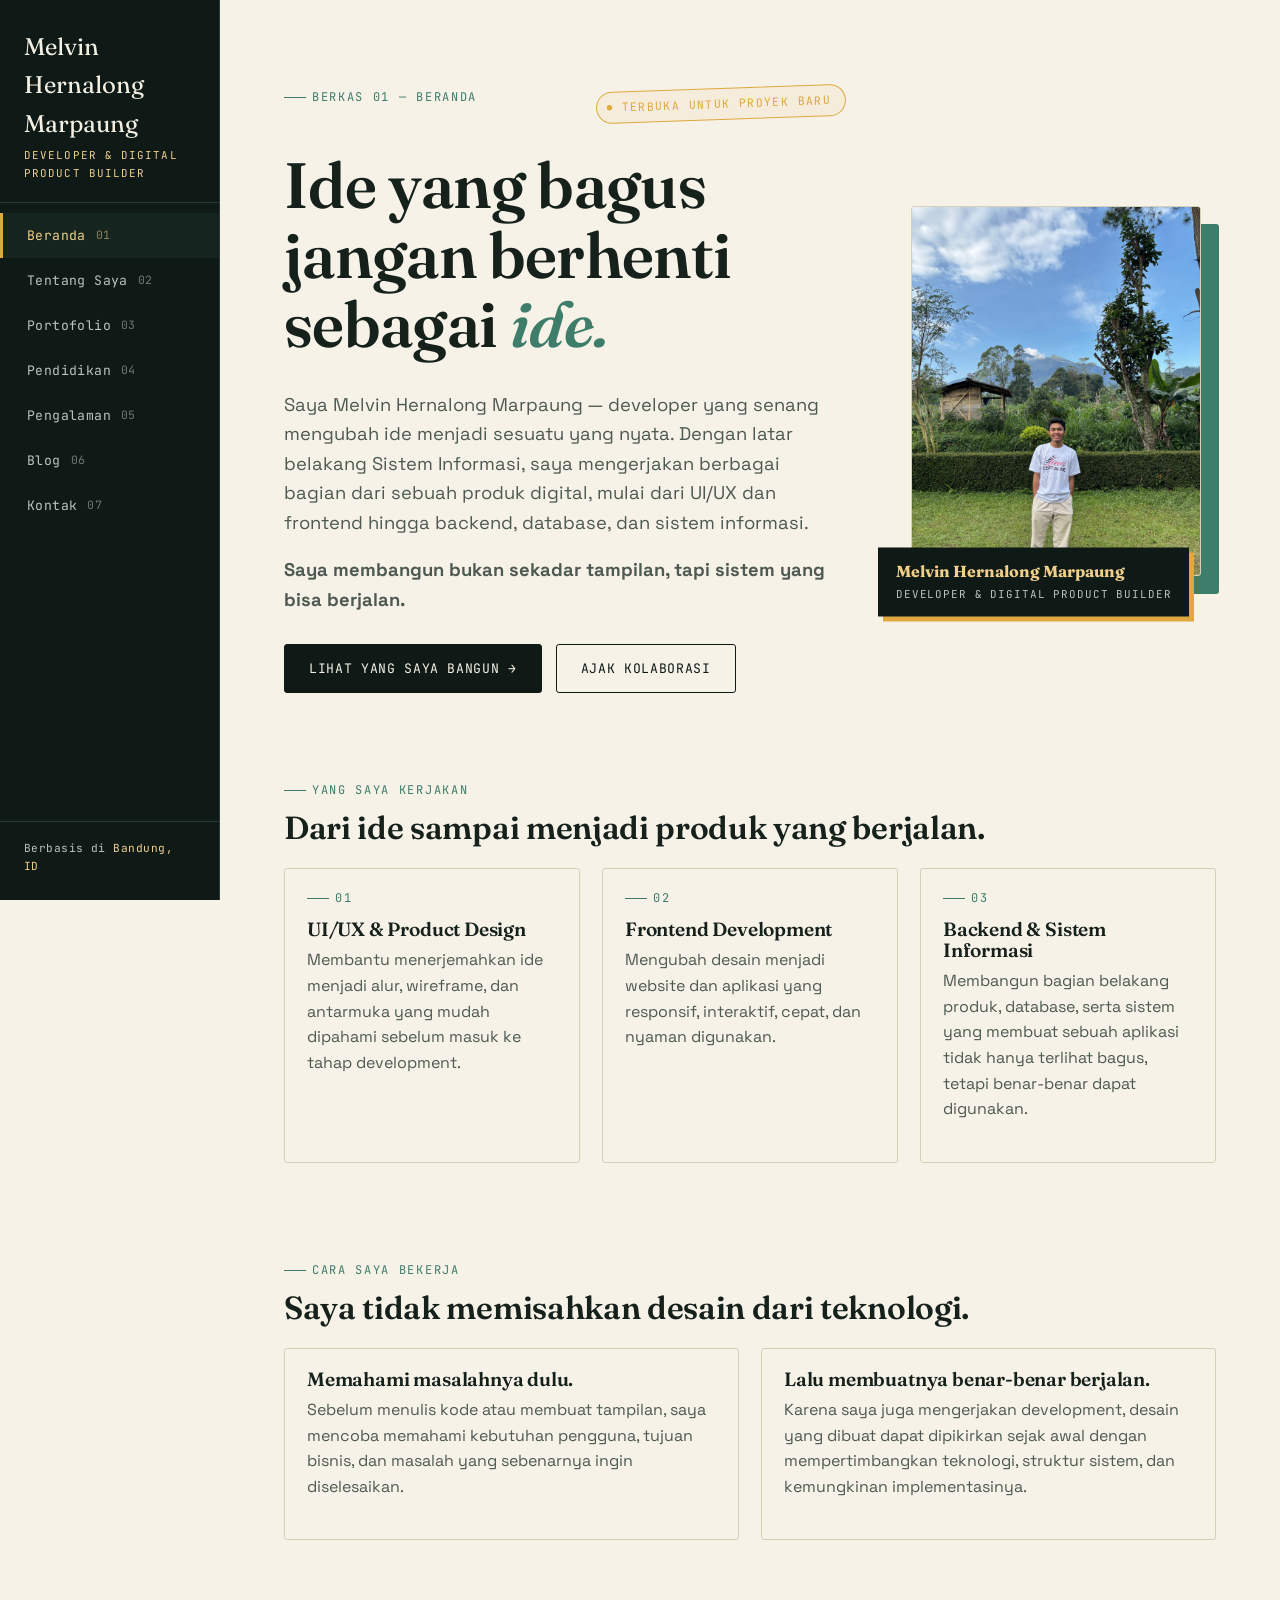
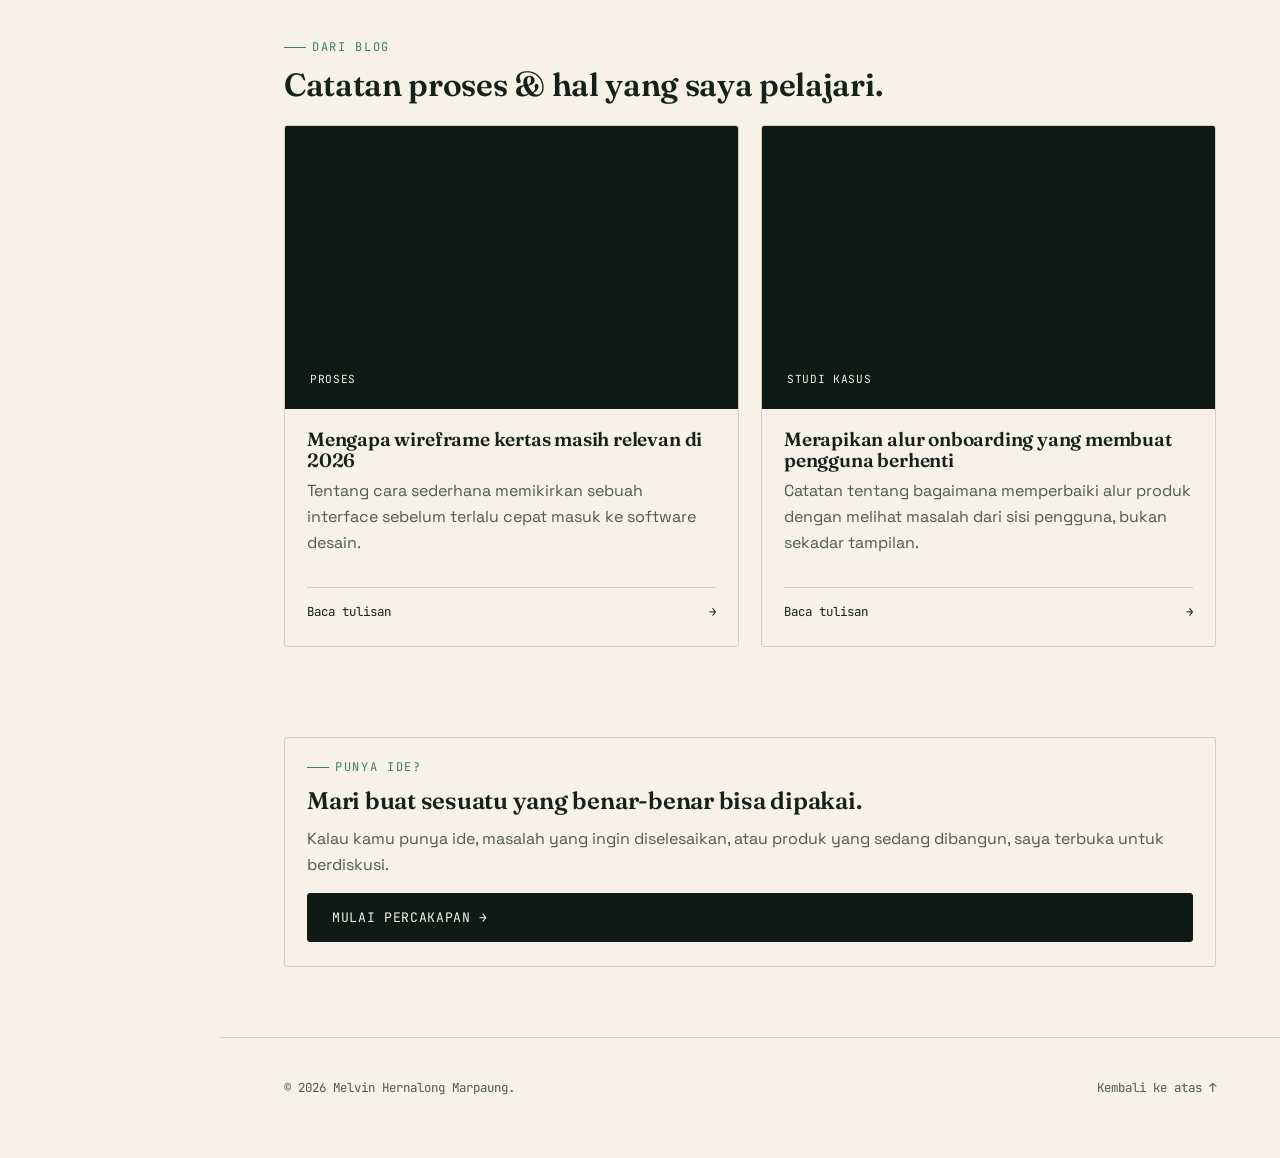
<file: index.html>
<!DOCTYPE html>
<html lang="id">

<head>
    <meta charset="UTF-8">
    <meta name="google-site-verification" content="vHzKwTfBN7bEUhavc72Qb1EjjGlgrR1DVHdbptvx1ms" />
    <meta name="viewport" content="width=device-width, initial-scale=1.0">

    <!-- FAVICON -->
    <link rel="shortcut icon" href="images/favicon.ico" type="image/x-icon">
    <title>Melvin Hernalong Marpaung — Developer & Digital Product Builder</title>

    <meta name="description" content="Portofolio Melvin Hernalong Marpaung — developer yang mengubah ide menjadi produk digital melalui UI/UX, frontend, backend, database, dan sistem informasi.">

    <meta name="author" content="Melvin Hernalong Marpaung">

    <meta name="robots" content="index, follow">

    <link rel="canonical" href="https://melvinhiaja.github.io/Portofolio/">

    <!-- OPEN GRAPH -->
    <meta property="og:type" content="website">
    <meta property="og:title" content="Melvin Hernalong Marpaung — Developer & Digital Product Builder">
    <meta property="og:description" content="Portfolio Melvin Hernalong Marpaung — developer yang membangun produk digital melalui UI/UX, frontend, backend, database, dan sistem informasi.">
    <meta property="og:url" content="https://melvinhiaja.github.io/Portofolio/">
    <meta property="og:image" content="https://melvinhiaja.github.io/Portofolio/images/profile.jpeg">
    <meta property="og:site_name" content="Melvin Hernalong Marpaung">

    <!-- TWITTER / X -->
    <meta name="twitter:card" content="summary_large_image">
    <meta name="twitter:title" content="Melvin Hernalong Marpaung — Developer & Digital Product Builder">
    <meta name="twitter:description" content="Portfolio Melvin Hernalong Marpaung — Developer & Digital Product Builder.">
    <meta name="twitter:image" content="https://melvinhiaja.github.io/Portofolio/images/profile.jpeg">
    <link rel="preconnect" href="https://fonts.googleapis.com">
    <link rel="preconnect" href="https://fonts.gstatic.com" crossorigin>

    <link href="https://fonts.googleapis.com/css2?family=Fraunces:ital,opsz,wght@0,9..144,400;0,9..144,600;1,9..144,500&family=Space+Grotesk:wght@400;500;600&family=JetBrains+Mono:wght@400;500&display=swap" rel="stylesheet">

    <link rel="stylesheet" href="css/style.css">
</head>

<body>

    <!-- MOBILE NAVIGATION -->
    <button class="navtoggle" aria-label="Buka menu" aria-expanded="false">
        <span></span>
    </button>

    <div class="app">

        <!-- =====================================================
             SIDEBAR NAVIGATION
        ====================================================== -->

        <nav class="tabnav">

            <div class="tabnav__brand">

                <div class="tabnav__brand-mark">
                    Melvin Hernalong Marpaung
                </div>

                <div class="tabnav__brand-role">
                    Developer &amp; Digital Product Builder
                </div>

            </div>

            <ul class="tabnav__list">

                <li>
                    <a class="tabnav__link is-active" href="./">
                Beranda
                <span class="tabnav__tag">01</span>
            </a>
                </li>

                <li>
                    <a class="tabnav__link" href="tentang/">
                Tentang Saya
                <span class="tabnav__tag">02</span>
            </a>
                </li>

                <li>
                    <a class="tabnav__link" href="portofolio/">
                Portofolio
                <span class="tabnav__tag">03</span>
            </a>
                </li>

                <li>
                    <a class="tabnav__link" href="pendidikan/">
                Pendidikan
                <span class="tabnav__tag">04</span>
            </a>
                </li>

                <li>
                    <a class="tabnav__link" href="pengalaman/">
                Pengalaman
                <span class="tabnav__tag">05</span>
            </a>
                </li>

                <li>
                    <a class="tabnav__link" href="blog/">
                Blog
                <span class="tabnav__tag">06</span>
            </a>
                </li>

                <li>
                    <a class="tabnav__link" href="kontak/">
                Kontak
                <span class="tabnav__tag">07</span>
            </a>
                </li>

            </ul>

            <div class="tabnav__foot">
                Berbasis di
                <span>Bandung, ID</span>
            </div>

        </nav>

        <!-- =====================================================
             MAIN CONTENT
        ====================================================== -->

        <main class="content">


            <!-- =================================================
                 HERO
            ================================================== -->

            <section class="hero hero--with-photo">

                <!-- HERO CONTENT -->

                <div class="hero__content">

                    <div class="hero__top">

                        <span class="eyebrow">
                            Berkas 01 — Beranda
                        </span>

                        <span class="stamp stamp--gold">
                            Terbuka untuk proyek baru
                        </span>

                    </div>


                    <h1>
                        Ide yang bagus jangan berhenti sebagai
                        <em>ide.</em>
                    </h1>


                    <p class="hero__lede">
                        Saya Melvin Hernalong Marpaung — developer yang senang mengubah ide menjadi sesuatu yang nyata. Dengan latar belakang Sistem Informasi, saya mengerjakan berbagai bagian dari sebuah produk digital, mulai dari UI/UX dan frontend hingga backend, database,
                        dan sistem informasi.
                    </p>


                    <p class="hero__lede">
                        <strong>
                            Saya membangun bukan sekadar tampilan,
                            tapi sistem yang bisa berjalan.
                        </strong>
                    </p>


                    <div class="hero__cta">

                        <a class="btn btn--primary" href="blog/">
                            Lihat yang Saya Bangun →
                        </a>

                        <a class="btn btn--ghost" href="kontak/">
                            Ajak Kolaborasi
                        </a>

                    </div>

                </div>


                <!-- =================================================
                     FOTO PROFIL
                ================================================== -->

                <div class="hero__photo">

                    <div class="hero__photo-frame" id="profile-photo" role="button" tabindex="0" aria-label="Tampilkan media sosial" aria-expanded="false">

                        <!-- FOTO -->

                        <img src="images/profile-baru.jpeg" alt="Foto profil Melvin Hernalong Marpaung">


                        <!-- SOCIAL OVERLAY -->

                        <div class="hero__social-overlay">

                            <div class="hero__social-title">
                                <span>Temukan saya di</span>
                            </div>


                            <div class="hero__socials">

                                <!-- WhatsApp -->

                                <a href="https://wa.me/6289638688451" class="social-icon" target="_blank" rel="noopener noreferrer" aria-label="WhatsApp" title="WhatsApp">

                                    <svg viewBox="0 0 24 24" aria-hidden="true">
                                        <path d="M20.5 3.5A11.7 11.7 0 0 0 12.1 0C5.6 0 .3 5.3.3 11.8c0 2.1.6 4.2 1.7 6L.2 24l6.3-1.7a11.8 11.8 0 0 0 5.6 1.4h.1c6.5 0 11.8-5.3 11.8-11.8 0-3.2-1.3-6.2-3.5-8.4ZM12.1 21.7h-.1c-1.8 0-3.5-.5-5-1.4l-.4-.2-3.7 1 1-3.6-.2-.4a9.7 9.7 0 0 1-1.5-5.2c0-5.4 4.4-9.8 9.9-9.8 2.6 0 5.1 1 7 2.9a9.8 9.8 0 0 1 2.9 7c0 5.3-4.4 9.7-9.9 9.7Zm5.4-7.3c-.3-.2-1.9-.9-2.2-1-.3-.1-.5-.2-.7.2-.2.3-.8 1-1 1.2-.2.2-.4.2-.7.1-1.8-.9-3-1.6-4.2-3.6-.3-.5.3-.5.8-1.6.1-.2.1-.4 0-.6-.1-.2-.7-1.7-1-2.3-.3-.6-.5-.5-.7-.5h-.6c-.2 0-.6.1-.9.4-.3.3-1.1 1.1-1.1 2.6 0 1.5 1.1 3 1.2 3.2.1.2 2.1 3.3 5.2 4.6 1.9.8 2.7.9 3.7.8.6-.1 1.9-.8 2.1-1.6.3-.8.3-1.5.2-1.6-.1-.1-.3-.2-.6-.3Z"/>
                                    </svg>

                                </a>


                                <!-- Instagram -->

                                <a href="https://www.instagram.com/melvin_hernalon20" class="social-icon" target="_blank" rel="noopener noreferrer" aria-label="Instagram" title="Instagram">

                                    <svg viewBox="0 0 24 24" aria-hidden="true">
                                        <rect x="3" y="3" width="18" height="18" rx="5"></rect>
                                        <circle cx="12" cy="12" r="4"></circle>
                                        <circle cx="17.5" cy="6.5" r="1"></circle>
                                    </svg>

                                </a>


                                <!-- TikTok -->

                                <a href="https://www.tiktok.com/@_vicariusfiliidei" class="social-icon" target="_blank" rel="noopener noreferrer" aria-label="TikTok" title="TikTok">

                                    <svg viewBox="0 0 24 24" aria-hidden="true">
                                        <path d="M16.7 3c.3 1.8 1.4 3.2 3.3 3.5v3.1c-1.4 0-2.6-.4-3.7-1.1v6.8c0 4-2.8 6.7-6.7 6.7-3.4 0-6-2.6-6-5.8 0-3.5 2.8-6.1 6.5-6.1.3 0 .6 0 .9.1v3.2a4.2 4.2 0 0 0-.9-.1c-1.5 0-2.7 1-2.7 2.5 0 1.3 1.1 2.3 2.4 2.3 1.7 0 2.8-1.1 2.8-3V3h4.1Z"></path>
                                    </svg>

                                </a>


                                <!-- LinkedIn -->

                                <a href="https://www.linkedin.com/in/melvin-marpaung-014b51303" class="social-icon" target="_blank" rel="noopener noreferrer" aria-label="LinkedIn" title="LinkedIn">

                                    <svg viewBox="0 0 24 24" aria-hidden="true">
                                        <path d="M5.2 3.2A2.2 2.2 0 1 1 5.2 7.6 2.2 2.2 0 0 1 5.2 3.2ZM3.4 9h3.6v11.6H3.4V9Zm5.8 0h3.5v1.6h.1c.5-.9 1.7-1.9 3.5-1.9 3.7 0 4.4 2.4 4.4 5.5v6.4h-3.6v-5.7c0-1.4 0-3.2-2-3.2s-2.3 1.5-2.3 3.1v5.8H9.2V9Z"></path>
                                    </svg>

                                </a>


                                <!-- YouTube -->

                                <a href="https://youtube.com/@melvinmarpaung2245" class="social-icon" target="_blank" rel="noopener noreferrer" aria-label="YouTube" title="YouTube">

                                    <svg viewBox="0 0 24 24" aria-hidden="true">
                                        <path d="M23.5 6.2a3 3 0 0 0-2.1-2.1C19.5 3.5 12 3.5 12 3.5s-7.5 0-9.4.6A3 3 0 0 0 .5 6.2C0 8.1 0 12 0 12s0 3.9.5 5.8a3 3 0 0 0 2.1 2.1c1.9.6 9.4.6 9.4.6s7.5 0 9.4-.6a3 3 0 0 0 2.1-2.1c.5-1.9.5-5.8.5-5.8s0-3.9-.5-5.8ZM9.6 15.6V8.4l6.3 3.6-6.3 3.6Z"></path>
                                    </svg>

                                </a>


                                <!-- Email -->

                                <a href="mailto:hernalon20@gmail.com" class="social-icon" aria-label="Email" title="Email">

                                    <svg viewBox="0 0 24 24" aria-hidden="true">
                                        <path d="M2.5 5.5A2.5 2.5 0 0 1 5 3h14a2.5 2.5 0 0 1 2.5 2.5v13A2.5 2.5 0 0 1 19 21H5a2.5 2.5 0 0 1-2.5-2.5v-13ZM5 5.4v.4l7 5.2 7-5.2v-.4H5Zm14 3.5-7 5.2-7-5.2v9.6c0 .3.2.5.5.5h13c.3 0 .5-.2.5-.5V8.9Z"></path>
                                    </svg>

                                </a>

                            </div>


                            <span class="hero__social-hint">
                                Klik foto untuk kembali
                            </span>

                        </div>

                    </div>


                    <!-- FOTO LABEL -->

                    <div class="hero__photo-label">

                        <strong>
                            Melvin Hernalong Marpaung
                        </strong>

                        <span>
                            Developer &amp; Digital Product Builder
                        </span>

                    </div>

                </div>


                <!-- =================================================
                     STATISTICS
                ================================================== -->
                <!-- 
                <div class="hero__grid" data-reveal>

                    <div class="hero__stat">

                        <b>32+</b>

                        <span>
                            Proyek diselesaikan
                        </span>

                    </div>


                    <div class="hero__stat">

                        <b>5</b>

                        <span>
                            Tahun pengalaman
                        </span>

                    </div>


                    <div class="hero__stat">

                        <b>12</b>

                        <span>
                            Klien lintas industri
                        </span>

                    </div>

                </div> -->

            </section>


            <!-- =================================================
                 SERVICES
            ================================================== -->

            <section data-reveal>

                <span class="eyebrow">
                    Yang saya kerjakan
                </span>

                <h2 class="section-title">
                    Dari ide sampai menjadi produk yang berjalan.
                </h2>


                <div class="grid grid--3">


                    <!-- UI/UX -->

                    <div class="card">

                        <div class="card__body">

                            <span class="eyebrow">
                                01
                            </span>

                            <h3>
                                UI/UX &amp; Product Design
                            </h3>

                            <p>
                                Membantu menerjemahkan ide menjadi alur, wireframe, dan antarmuka yang mudah dipahami sebelum masuk ke tahap development.
                            </p>

                        </div>

                    </div>


                    <!-- FRONTEND -->

                    <div class="card">

                        <div class="card__body">

                            <span class="eyebrow">
                                02
                            </span>

                            <h3>
                                Frontend Development
                            </h3>

                            <p>
                                Mengubah desain menjadi website dan aplikasi yang responsif, interaktif, cepat, dan nyaman digunakan.
                            </p>

                        </div>

                    </div>


                    <!-- SYSTEM -->

                    <div class="card">

                        <div class="card__body">

                            <span class="eyebrow">
                                03
                            </span>

                            <h3>
                                Backend &amp; Sistem Informasi
                            </h3>

                            <p>
                                Membangun bagian belakang produk, database, serta sistem yang membuat sebuah aplikasi tidak hanya terlihat bagus, tetapi benar-benar dapat digunakan.
                            </p>

                        </div>

                    </div>

                </div>

            </section>


            <!-- =================================================
                 VALUE / POSITIONING
            ================================================== -->

            <section data-reveal>

                <span class="eyebrow">
                    Cara saya bekerja
                </span>

                <h2 class="section-title">
                    Saya tidak memisahkan desain dari teknologi.
                </h2>


                <div class="grid grid--2">

                    <div class="card">

                        <div class="card__body">

                            <h3>
                                Memahami masalahnya dulu.
                            </h3>

                            <p>
                                Sebelum menulis kode atau membuat tampilan, saya mencoba memahami kebutuhan pengguna, tujuan bisnis, dan masalah yang sebenarnya ingin diselesaikan.
                            </p>

                        </div>

                    </div>


                    <div class="card">

                        <div class="card__body">

                            <h3>
                                Lalu membuatnya benar-benar berjalan.
                            </h3>

                            <p>
                                Karena saya juga mengerjakan development, desain yang dibuat dapat dipikirkan sejak awal dengan mempertimbangkan teknologi, struktur sistem, dan kemungkinan implementasinya.
                            </p>

                        </div>

                    </div>

                </div>

            </section>


            <!-- =================================================
                 BLOG
            ================================================== -->

            <section data-reveal>

                <span class="eyebrow">
                    Dari blog
                </span>

                <h2 class="section-title">
                    Catatan proses &amp; hal yang saya pelajari.
                </h2>


                <div class="grid grid--2">


                    <a class="card" href="blog/">

                        <div class="card__media">

                            <span>
                                Proses
                            </span>

                        </div>


                        <div class="card__body">

                            <h3>
                                Mengapa wireframe kertas masih relevan di 2026
                            </h3>

                            <p>
                                Tentang cara sederhana memikirkan sebuah interface sebelum terlalu cepat masuk ke software desain.
                            </p>

                            <div class="card__link">

                                <span>
                                    Baca tulisan
                                </span>

                                <span>
                                    →
                                </span>

                            </div>

                        </div>

                    </a>


                    <a class="card" href="blog.html">

                        <div class="card__media">

                            <span>
                                Studi Kasus
                            </span>

                        </div>


                        <div class="card__body">

                            <h3>
                                Merapikan alur onboarding yang membuat pengguna berhenti
                            </h3>

                            <p>
                                Catatan tentang bagaimana memperbaiki alur produk dengan melihat masalah dari sisi pengguna, bukan sekadar tampilan.
                            </p>

                            <div class="card__link">

                                <span>
                                    Baca tulisan
                                </span>

                                <span>
                                    →
                                </span>

                            </div>

                        </div>

                    </a>

                </div>

            </section>


            <!-- =================================================
                 FINAL CTA
            ================================================== -->

            <section data-reveal>

                <div class="card">

                    <div class="card__body">

                        <span class="eyebrow">
                            Punya ide?
                        </span>

                        <h2>
                            Mari buat sesuatu yang benar-benar bisa dipakai.
                        </h2>

                        <p>
                            Kalau kamu punya ide, masalah yang ingin diselesaikan, atau produk yang sedang dibangun, saya terbuka untuk berdiskusi.
                        </p>

                        <a class="btn btn--primary" href="kontak/">
    Mulai Percakapan →
</a>

                    </div>

                </div>

            </section>


            <!-- =================================================
                 FOOTER
            ================================================== -->

            <footer class="site-footer">

                <span>
                    © 2026 Melvin Hernalong Marpaung.
                </span>

                <a href="#">
                    Kembali ke atas ↑
                </a>

            </footer>

        </main>

    </div>


    <script src="js/script.js"></script>

</body>

</html>
</file>
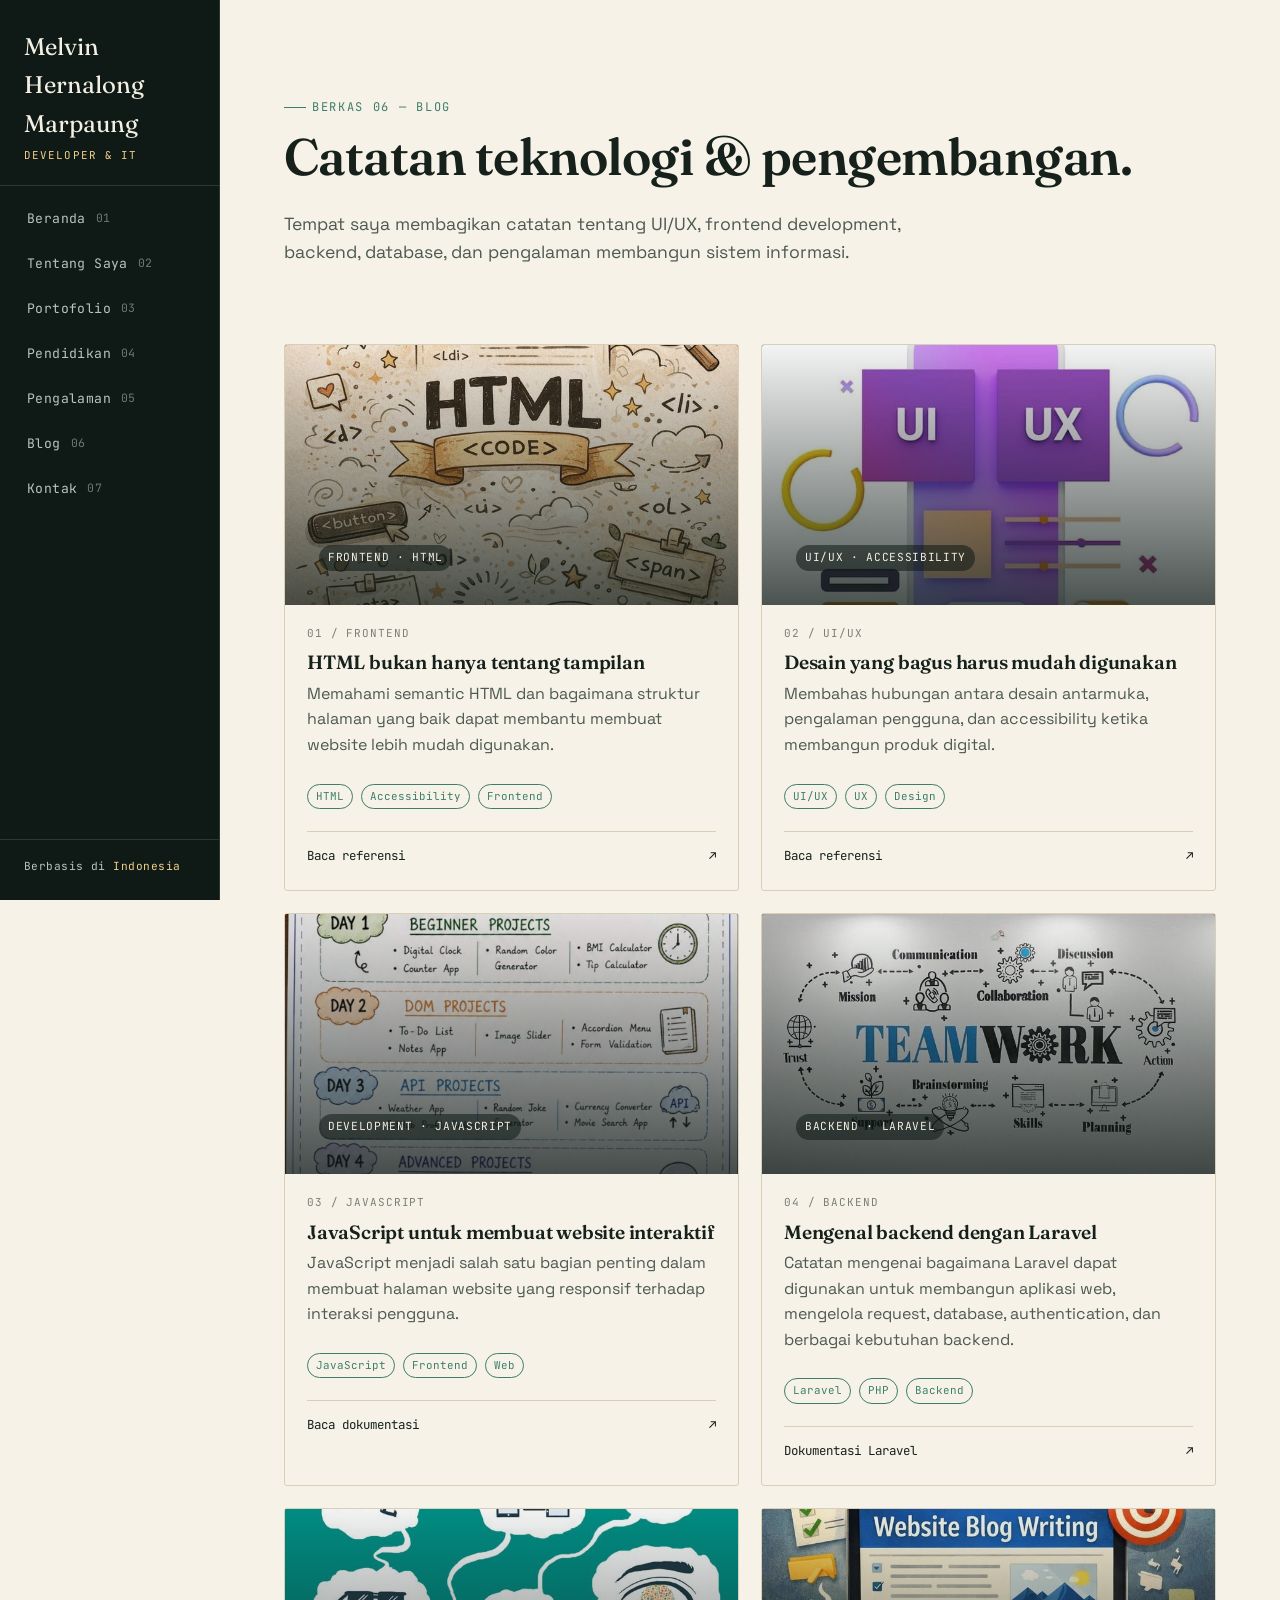
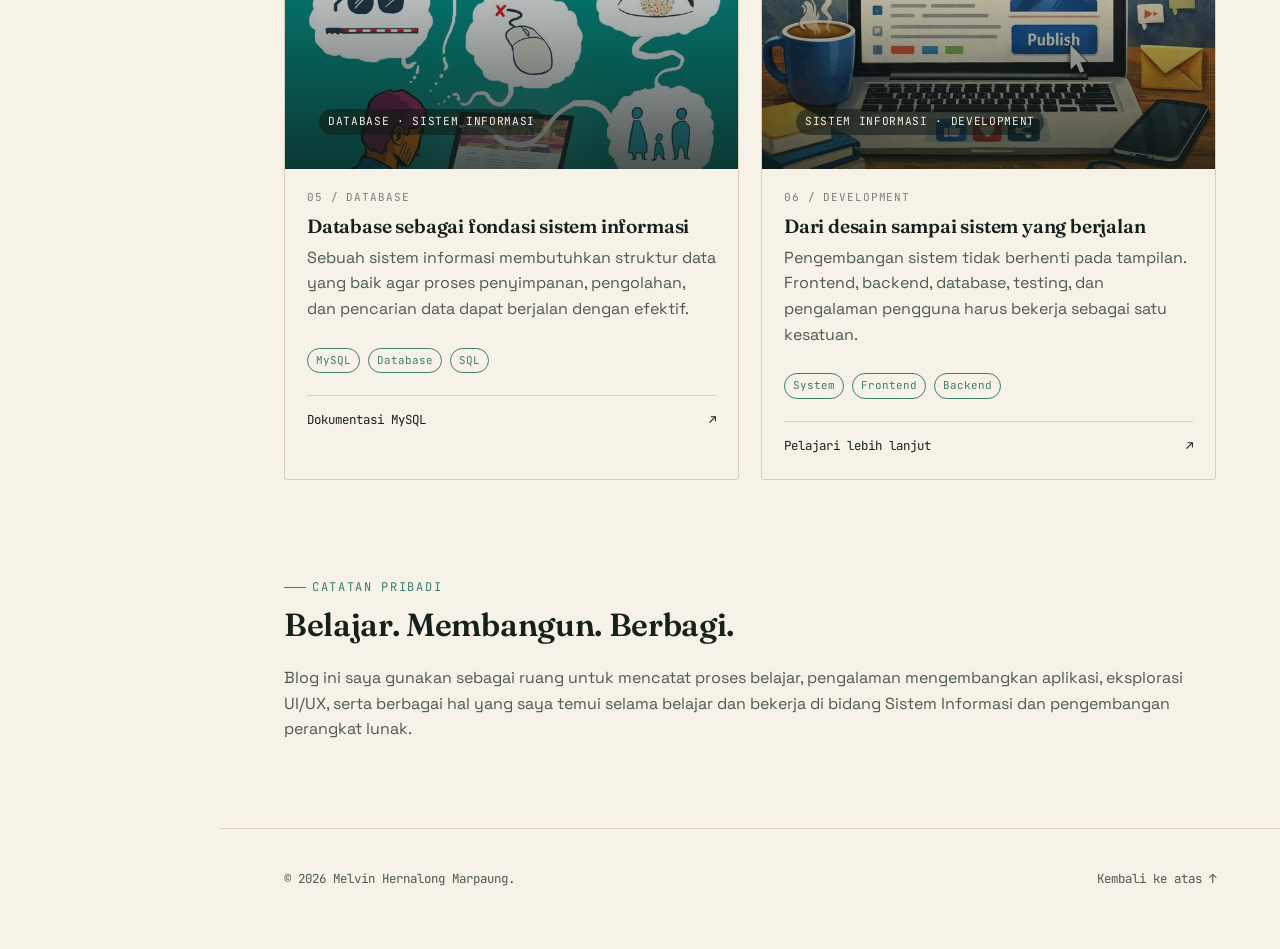
<file: blog/index.html>
<!DOCTYPE html>

<html lang="id">



<head>
    <meta charset="UTF-8">
    <meta name="viewport" content="width=device-width, initial-scale=1.0">

    <!-- SEO -->
    <title>Blog — Melvin Hernalong Marpaung | Catatan Developer</title>

    <meta name="description" content="Blog Melvin Hernalong Marpaung berisi catatan proses, pembelajaran, UI/UX, pengembangan website, teknologi, dan pengalaman membangun produk digital.">

    <meta name="author" content="Melvin Hernalong Marpaung">
    <meta name="robots" content="index, follow">

    <link rel="canonical" href="https://melvinhiaja.github.io/Portofolio/blog/">

    <!-- FAVICON -->
    <link rel="shortcut icon" href="../images/favicon.ico" type="image/x-icon">

    <!-- GOOGLE FONTS -->
    <link rel="preconnect" href="https://fonts.googleapis.com">
    <link rel="preconnect" href="https://fonts.gstatic.com" crossorigin>

    <link href="https://fonts.googleapis.com/css2?family=Fraunces:ital,opsz,wght@0,9..144,400;0,9..144,600;1,9..144,500&family=Space+Grotesk:wght@400;500;600&family=JetBrains+Mono:wght@400;500&display=swap" rel="stylesheet">

    <!-- CSS -->
    <link rel="stylesheet" href="../css/style.css">

    <!-- OPEN GRAPH -->
    <meta property="og:type" content="website">
    <meta property="og:title" content="Blog — Melvin Hernalong Marpaung">
    <meta property="og:description" content="Catatan proses, pembelajaran, UI/UX, teknologi, dan pengalaman Melvin Hernalong Marpaung dalam membangun produk digital.">
    <meta property="og:url" content="https://melvinhiaja.github.io/Portofolio/blog/">
    <meta property="og:image" content="https://melvinhiaja.github.io/Portofolio/images/profile.jpeg">
    <meta property="og:site_name" content="Melvin Hernalong Marpaung">

    <!-- TWITTER / X -->
    <meta name="twitter:card" content="summary_large_image">
    <meta name="twitter:title" content="Blog — Melvin Hernalong Marpaung">
    <meta name="twitter:description" content="Catatan proses, pembelajaran, UI/UX, teknologi, dan pengalaman membangun produk digital.">
    <meta name="twitter:image" content="https://melvinhiaja.github.io/Portofolio/images/profile.jpeg">
</head>



<body>


    <button class="navtoggle" aria-label="Buka menu" aria-expanded="false">
    <span></span>
</button>


    <div class="app">

        <!-- =================================================
     NAVIGATION
     ================================================= -->

        <nav class="tabnav">

            <div class="tabnav__brand">

                <div class="tabnav__brand-mark">
                    Melvin Hernalong Marpaung
                </div>

                <div class="tabnav__brand-role">
                    Developer &amp; IT
                </div>

            </div>


            <ul class="tabnav__list">

                <!-- BERANDA -->
                <li>
                    <a class="tabnav__link" href="../">
                Beranda
                <span class="tabnav__tag">01</span>
            </a>
                </li>


                <!-- TENTANG -->
                <li>
                    <a class="tabnav__link" href="../tentang/">
                Tentang Saya
                <span class="tabnav__tag">02</span>
            </a>
                </li>


                <!-- PORTOFOLIO -->
                <li>
                    <a class="tabnav__link" href="../portofolio/">
                Portofolio
                <span class="tabnav__tag">03</span>
            </a>
                </li>


                <!-- PENDIDIKAN -->
                <li>
                    <a class="tabnav__link" href="../pendidikan/">
                Pendidikan
                <span class="tabnav__tag">04</span>
            </a>
                </li>


                <!-- PENGALAMAN -->
                <li>
                    <a class="tabnav__link" href="../pengalaman/">
                Pengalaman
                <span class="tabnav__tag">05</span>
            </a>
                </li>


                <!-- BLOG -->
                <li>
                    <a class="tabnav__link" href="../blog/">
                Blog
                <span class="tabnav__tag">06</span>
            </a>
                </li>


                <!-- KONTAK -->
                <li>
                    <a class="tabnav__link" href="../kontak/">
                Kontak
                <span class="tabnav__tag">07</span>
            </a>
                </li>

            </ul>


            <div class="tabnav__foot">
                Berbasis di
                <span>Indonesia</span>
            </div>

        </nav>


        <!-- =========================
         MAIN CONTENT
    ========================== -->

        <main class="content">


            <!-- HEADER -->

            <div class="page-header">

                <span class="eyebrow">
                Berkas 06 — Blog
            </span>

                <h1>
                    Catatan teknologi &amp; pengembangan.
                </h1>

                <p class="lede">
                    Tempat saya membagikan catatan tentang UI/UX, frontend development, backend, database, dan pengalaman membangun sistem informasi.
                </p>

            </div>


            <!-- =========================
             BLOG GRID
        ========================== -->

            <section data-reveal>

                <div class="grid grid--2">


                    <!-- BLOG 01 -->

                    <a class="card blog-card" href="https://developer.mozilla.org/en-US/docs/Learn_web_development/Core/Accessibility/HTML" target="_blank" rel="noopener noreferrer">

                        <div class="card__media blog-card__media">

                            <img src="../images/blog-html.jpg" alt="HTML dan accessibility">

                            <div class="blog-card__overlay">
                                <span class="blog-card__open">
                                ↗
                            </span>
                            </div>

                            <span>
                            Frontend · HTML
                        </span>

                        </div>


                        <div class="card__body">

                            <span class="blog-card__number">
                            01 / FRONTEND
                        </span>

                            <h3>
                                HTML bukan hanya tentang tampilan
                            </h3>

                            <p>
                                Memahami semantic HTML dan bagaimana struktur halaman yang baik dapat membantu membuat website lebih mudah digunakan.
                            </p>


                            <div class="card__tags">

                                <span>HTML</span>
                                <span>Accessibility</span>
                                <span>Frontend</span>

                            </div>


                            <div class="card__link">

                                <span>
                                Baca referensi
                            </span>

                                <span>
                                ↗
                            </span>

                            </div>

                        </div>

                    </a>



                    <!-- BLOG 02 -->

                    <a class="card blog-card" href="https://developer.mozilla.org/en-US/docs/Learn_web_development/Core/Accessibility" target="_blank" rel="noopener noreferrer">

                        <div class="card__media blog-card__media">

                            <img src="../images/blog-ux.jpg" alt="UI UX dan accessibility">

                            <div class="blog-card__overlay">
                                <span class="blog-card__open">
                                ↗
                            </span>
                            </div>

                            <span>
                            UI/UX · Accessibility
                        </span>

                        </div>


                        <div class="card__body">

                            <span class="blog-card__number">
                            02 / UI/UX
                        </span>

                            <h3>
                                Desain yang bagus harus mudah digunakan
                            </h3>

                            <p>
                                Membahas hubungan antara desain antarmuka, pengalaman pengguna, dan accessibility ketika membangun produk digital.
                            </p>


                            <div class="card__tags">

                                <span>UI/UX</span>
                                <span>UX</span>
                                <span>Design</span>

                            </div>


                            <div class="card__link">

                                <span>
                                Baca referensi
                            </span>

                                <span>
                                ↗
                            </span>

                            </div>

                        </div>

                    </a>



                    <!-- BLOG 03 -->

                    <a class="card blog-card" href="https://developer.mozilla.org/en-US/docs/Web/JavaScript" target="_blank" rel="noopener noreferrer">

                        <div class="card__media blog-card__media">

                            <img src="../images/blog-javascript.jpg" alt="JavaScript development">

                            <div class="blog-card__overlay">
                                <span class="blog-card__open">
                                ↗
                            </span>
                            </div>

                            <span>
                            Development · JavaScript
                        </span>

                        </div>


                        <div class="card__body">

                            <span class="blog-card__number">
                            03 / JAVASCRIPT
                        </span>

                            <h3>
                                JavaScript untuk membuat website interaktif
                            </h3>

                            <p>
                                JavaScript menjadi salah satu bagian penting dalam membuat halaman website yang responsif terhadap interaksi pengguna.
                            </p>


                            <div class="card__tags">

                                <span>JavaScript</span>
                                <span>Frontend</span>
                                <span>Web</span>

                            </div>


                            <div class="card__link">

                                <span>
                                Baca dokumentasi
                            </span>

                                <span>
                                ↗
                            </span>

                            </div>

                        </div>

                    </a>



                    <!-- BLOG 04 -->

                    <a class="card blog-card" href="https://laravel.com/docs" target="_blank" rel="noopener noreferrer">

                        <div class="card__media blog-card__media">

                            <img src="../images/blog-web.jpg" alt="Laravel backend development">

                            <div class="blog-card__overlay">
                                <span class="blog-card__open">
                                ↗
                            </span>
                            </div>

                            <span>
                            Backend · Laravel
                        </span>

                        </div>


                        <div class="card__body">

                            <span class="blog-card__number">
                            04 / BACKEND
                        </span>

                            <h3>
                                Mengenal backend dengan Laravel
                            </h3>

                            <p>
                                Catatan mengenai bagaimana Laravel dapat digunakan untuk membangun aplikasi web, mengelola request, database, authentication, dan berbagai kebutuhan backend.
                            </p>


                            <div class="card__tags">

                                <span>Laravel</span>
                                <span>PHP</span>
                                <span>Backend</span>

                            </div>


                            <div class="card__link">

                                <span>
                                Dokumentasi Laravel
                            </span>

                                <span>
                                ↗
                            </span>

                            </div>

                        </div>

                    </a>



                    <!-- BLOG 05 -->

                    <a class="card blog-card" href="https://dev.mysql.com/doc/" target="_blank" rel="noopener noreferrer">

                        <div class="card__media blog-card__media">

                            <img src="../images/blog-accessibility.jpg" alt="Database dan sistem informasi">

                            <div class="blog-card__overlay">
                                <span class="blog-card__open">
                                ↗
                            </span>
                            </div>

                            <span>
                            Database · Sistem Informasi
                        </span>

                        </div>


                        <div class="card__body">

                            <span class="blog-card__number">
                            05 / DATABASE
                        </span>

                            <h3>
                                Database sebagai fondasi sistem informasi
                            </h3>

                            <p>
                                Sebuah sistem informasi membutuhkan struktur data yang baik agar proses penyimpanan, pengolahan, dan pencarian data dapat berjalan dengan efektif.
                            </p>


                            <div class="card__tags">

                                <span>MySQL</span>
                                <span>Database</span>
                                <span>SQL</span>

                            </div>


                            <div class="card__link">

                                <span>
                                Dokumentasi MySQL
                            </span>

                                <span>
                                ↗
                            </span>

                            </div>

                        </div>

                    </a>



                    <!-- BLOG 06 -->

                    <a class="card blog-card" href="https://developer.mozilla.org/en-US/docs/Learn_web_development" target="_blank" rel="noopener noreferrer">

                        <div class="card__media blog-card__media">

                            <img src="../images/ blog-development.jpg" alt="Web development dan sistem informasi">

                            <div class="blog-card__overlay">
                                <span class="blog-card__open">
                                ↗
                            </span>
                            </div>

                            <span>
                            Sistem Informasi · Development
                        </span>

                        </div>


                        <div class="card__body">

                            <span class="blog-card__number">
                            06 / DEVELOPMENT
                        </span>

                            <h3>
                                Dari desain sampai sistem yang berjalan
                            </h3>

                            <p>
                                Pengembangan sistem tidak berhenti pada tampilan. Frontend, backend, database, testing, dan pengalaman pengguna harus bekerja sebagai satu kesatuan.
                            </p>


                            <div class="card__tags">

                                <span>System</span>
                                <span>Frontend</span>
                                <span>Backend</span>

                            </div>


                            <div class="card__link">

                                <span>
                                Pelajari lebih lanjut
                            </span>

                                <span>
                                ↗
                            </span>

                            </div>

                        </div>

                    </a>


                </div>

            </section>


            <!-- =========================
             PERSONAL NOTE
        ========================== -->

            <section data-reveal>

                <span class="eyebrow">
                Catatan pribadi
            </span>

                <h2 class="section-title">
                    Belajar. Membangun. Berbagi.
                </h2>

                <p class="lede">
                    Blog ini saya gunakan sebagai ruang untuk mencatat proses belajar, pengalaman mengembangkan aplikasi, eksplorasi UI/UX, serta berbagai hal yang saya temui selama belajar dan bekerja di bidang Sistem Informasi dan pengembangan perangkat lunak.
                </p>

            </section>


            <!-- =========================
             FOOTER
        ========================== -->

            <footer class="site-footer">

                <span>
                © 2026 Melvin Hernalong Marpaung.
            
            </span>

                <a href="#">
                Kembali ke atas ↑
            </a>

            </footer>


        </main>

    </div>


    <script src="../js/script.js"></script>


</body>

</html>
</file>
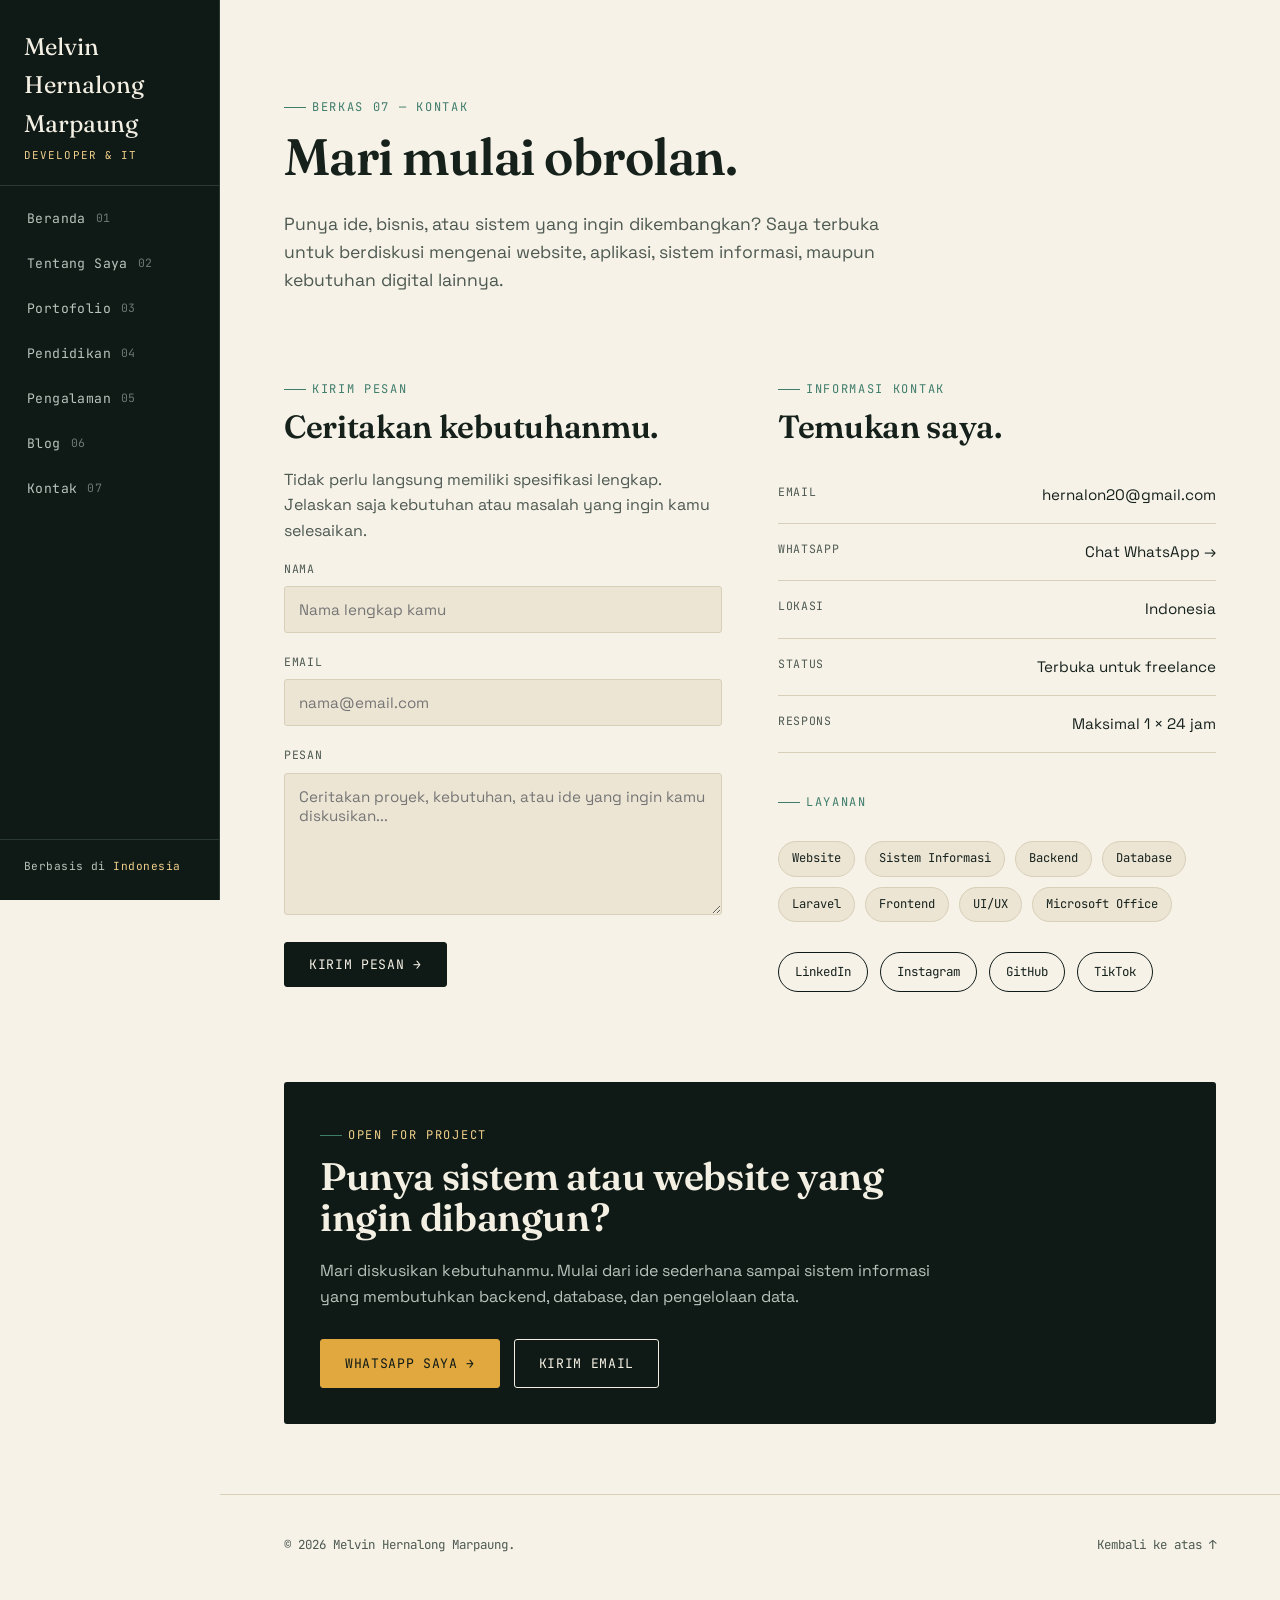
<file: kontak/index.html>
<!DOCTYPE html>
<html lang="id">

<head>
    <meta charset="UTF-8">
    <meta name="viewport" content="width=device-width, initial-scale=1.0">

    <!-- SEO -->
    <title>Kontak — Melvin Hernalong Marpaung | Ajak Kolaborasi</title>

    <meta name="description" content="Hubungi Melvin Hernalong Marpaung untuk berdiskusi tentang website, UI/UX, pengembangan aplikasi, sistem informasi, atau kolaborasi produk digital.">

    <meta name="author" content="Melvin Hernalong Marpaung">

    <meta name="robots" content="index, follow">

    <link rel="canonical" href="https://melvinhiaja.github.io/Portofolio/kontak/">

    <!-- FAVICON -->
    <link rel="shortcut icon" href="../images/favicon.ico" type="image/x-icon">

    <!-- GOOGLE FONTS -->
    <link rel="preconnect" href="https://fonts.googleapis.com">
    <link rel="preconnect" href="https://fonts.gstatic.com" crossorigin>

    <link href="https://fonts.googleapis.com/css2?family=Fraunces:ital,opsz,wght@0,9..144,400;0,9..144,600;1,9..144,500&family=Space+Grotesk:wght@400;500;600&family=JetBrains+Mono:wght@400;500&display=swap" rel="stylesheet">

    <!-- CSS -->
    <link rel="stylesheet" href="../css/style.css">

    <!-- OPEN GRAPH -->
    <meta property="og:type" content="website">

    <meta property="og:title" content="Kontak — Melvin Hernalong Marpaung">

    <meta property="og:description" content="Hubungi Melvin Hernalong Marpaung untuk berdiskusi tentang website, UI/UX, pengembangan aplikasi, sistem informasi, atau kolaborasi produk digital.">

    <meta property="og:url" content="https://melvinhiaja.github.io/Portofolio/kontak/">

    <meta property="og:image" content="https://melvinhiaja.github.io/Portofolio/images/profile.jpeg">

    <meta property="og:site_name" content="Melvin Hernalong Marpaung">

    <!-- TWITTER / X -->
    <meta name="twitter:card" content="summary_large_image">

    <meta name="twitter:title" content="Kontak — Melvin Hernalong Marpaung">

    <meta name="twitter:description" content="Hubungi Melvin Hernalong Marpaung untuk berdiskusi tentang proyek dan kolaborasi produk digital.">

    <meta name="twitter:image" content="https://melvinhiaja.github.io/Portofolio/images/profile.jpeg">

</head>


<body>

    <!-- =====================================================
         MOBILE NAV
         ===================================================== -->

    <button class="navtoggle" aria-label="Buka menu" aria-expanded="false" type="button">

        <span></span>

    </button>


    <div class="app">


        <!-- =====================================================
             SIDEBAR
             ===================================================== -->

        <nav class="tabnav">

            <div class="tabnav__brand">

                <div class="tabnav__brand-mark">
                    Melvin Hernalong Marpaung
                </div>

                <div class="tabnav__brand-role">
                    Developer &amp; IT
                </div>

            </div>


            <ul class="tabnav__list">


                <!-- BERANDA -->
                <li>

                    <a class="tabnav__link" href="../">

                        Beranda

                        <span class="tabnav__tag">
                            01
                        </span>

                    </a>

                </li>


                <!-- TENTANG -->
                <li>

                    <a class="tabnav__link" href="../tentang/">

                        Tentang Saya

                        <span class="tabnav__tag">
                            02
                        </span>

                    </a>

                </li>


                <!-- PORTOFOLIO -->
                <li>

                    <a class="tabnav__link" href="../portofolio/">

                        Portofolio

                        <span class="tabnav__tag">
                            03
                        </span>

                    </a>

                </li>


                <!-- PENDIDIKAN -->
                <li>

                    <a class="tabnav__link" href="../pendidikan/">

                        Pendidikan

                        <span class="tabnav__tag">
                            04
                        </span>

                    </a>

                </li>


                <!-- PENGALAMAN -->
                <li>

                    <a class="tabnav__link" href="../pengalaman/">

                        Pengalaman

                        <span class="tabnav__tag">
                            05
                        </span>

                    </a>

                </li>


                <!-- BLOG -->
                <li>

                    <a class="tabnav__link" href="../blog/">

                        Blog

                        <span class="tabnav__tag">
                            06
                        </span>

                    </a>

                </li>


                <!-- KONTAK -->
                <li>

                    <a class="tabnav__link" href="../kontak/">

                        Kontak

                        <span class="tabnav__tag">
                            07
                        </span>

                    </a>

                </li>


            </ul>


            <div class="tabnav__foot">

                Berbasis di
                <span>Indonesia</span>

            </div>

        </nav>


        <!-- =====================================================
             CONTENT
             ===================================================== -->

        <main class="content">


            <!-- =================================================
                 HEADER
                 ================================================= -->

            <div class="page-header">

                <span class="eyebrow">
                    Berkas 07 — Kontak
                </span>


                <h1>
                    Mari mulai obrolan.
                </h1>


                <p class="lede">

                    Punya ide, bisnis, atau sistem yang ingin dikembangkan? Saya terbuka untuk berdiskusi mengenai website, aplikasi, sistem informasi, maupun kebutuhan digital lainnya.

                </p>

            </div>


            <!-- =================================================
                 CONTACT
                 ================================================= -->

            <section data-reveal>


                <div class="contact__layout">


                    <!-- =================================================
                         FORM
                         ================================================= -->

                    <div>

                        <span class="eyebrow">
                            Kirim pesan
                        </span>


                        <h2 class="section-title">
                            Ceritakan kebutuhanmu.
                        </h2>


                        <p>

                            Tidak perlu langsung memiliki spesifikasi lengkap. Jelaskan saja kebutuhan atau masalah yang ingin kamu selesaikan.

                        </p>


                        <!-- FORMSPREE -->

                        <form id="contact-form" action="https://formspree.io/f/xwlebwrv" method="POST">


                            <!-- NAME -->

                            <div class="field">

                                <label for="name">
                                    Nama
                                </label>

                                <input type="text" id="name" name="name" placeholder="Nama lengkap kamu" autocomplete="name" required>

                            </div>


                            <!-- EMAIL -->

                            <div class="field">

                                <label for="email">
                                    Email
                                </label>

                                <input type="email" id="email" name="email" placeholder="nama@email.com" autocomplete="email" required>

                            </div>


                            <!-- MESSAGE -->

                            <div class="field">

                                <label for="message">
                                    Pesan
                                </label>

                                <textarea id="message" name="message" rows="6" placeholder="Ceritakan proyek, kebutuhan, atau ide yang ingin kamu diskusikan..." required></textarea>

                            </div>


                            <!-- SUBJECT -->

                            <input type="hidden" name="_subject" value="Pesan baru dari website portfolio Melvin">


                            <!-- SUBMIT -->

                            <button type="submit" id="contact-submit" class="btn btn--primary">

                                Kirim Pesan →

                            </button>


                            <p class="form-msg" role="status" aria-live="polite"></p>

                        </form>

                    </div>


                    <!-- =================================================
                         CONTACT INFORMATION
                         ================================================= -->

                    <div>


                        <span class="eyebrow">
                            Informasi kontak
                        </span>


                        <h2 class="section-title">
                            Temukan saya.
                        </h2>


                        <!-- EMAIL -->

                        <div class="contact-info__item">

                            <span>
                                Email
                            </span>

                            <a href="mailto:hernalon20@gmail.com">
                                hernalon20@gmail.com
                            </a>

                        </div>


                        <!-- WHATSAPP -->

                        <div class="contact-info__item">

                            <span>
                                WhatsApp
                            </span>

                            <a href="https://wa.me/6289638688451" target="_blank" rel="noopener noreferrer">

                                Chat WhatsApp →

                            </a>

                        </div>


                        <!-- LOCATION -->

                        <div class="contact-info__item">

                            <span>
                                Lokasi
                            </span>

                            <span>
                                Indonesia
                            </span>

                        </div>


                        <!-- STATUS -->

                        <div class="contact-info__item">

                            <span>
                                Status
                            </span>

                            <span>
                                Terbuka untuk freelance
                            </span>

                        </div>


                        <!-- RESPONSE -->

                        <div class="contact-info__item">

                            <span>
                                Respons
                            </span>

                            <span>
                                Maksimal 1 × 24 jam
                            </span>

                        </div>


                        <!-- =================================================
                             SERVICES
                             ================================================= -->

                        <div style="margin-top:32px;">

                            <span class="eyebrow">
                                Layanan
                            </span>


                            <div class="skills">

                                <span>
                                    Website
                                </span>

                                <span>
                                    Sistem Informasi
                                </span>

                                <span>
                                    Backend
                                </span>

                                <span>
                                    Database
                                </span>

                                <span>
                                    Laravel
                                </span>

                                <span>
                                    Frontend
                                </span>

                                <span>
                                    UI/UX
                                </span>

                                <span>
                                    Microsoft Office
                                </span>

                            </div>

                        </div>


                        <!-- =================================================
                             SOCIAL MEDIA
                             ================================================= -->

                        <div class="socials" style="margin-top:30px;">


                            <!-- LINKEDIN -->

                            <a href="https://www.linkedin.com/in/melvin-marpaung-014b51303" target="_blank" rel="noopener noreferrer">

                                LinkedIn

                            </a>


                            <!-- INSTAGRAM -->

                            <a href="https://www.instagram.com/melvin_hernalon20" target="_blank" rel="noopener noreferrer">

                                Instagram

                            </a>


                            <!-- GITHUB -->

                            <a href="https://github.com/Melvinhiaja" target="_blank" rel="noopener noreferrer">

                                GitHub

                            </a>


                            <!-- TIKTOK -->

                            <a href="https://www.tiktok.com/@_vicariusfiliidei" target="_blank" rel="noopener noreferrer">

                                TikTok

                            </a>


                        </div>


                    </div>


                </div>

            </section>


            <!-- =================================================
                 CTA
                 ================================================= -->

            <section data-reveal>


                <div style="
                    background:var(--ink);
                    color:var(--text-light);
                    padding:36px;
                    border-radius:var(--radius);
                    position:relative;
                    overflow:hidden;
                ">


                    <span class="eyebrow" style="color:var(--gold-soft);">

                        Open for project

                    </span>


                    <h2 style="
                        color:var(--text-light);
                        font-size:clamp(1.8rem,3vw,2.6rem);
                        max-width:650px;
                    ">

                        Punya sistem atau website yang ingin dibangun?

                    </h2>


                    <p style="
                        color:var(--text-light-muted);
                        max-width:620px;
                    ">

                        Mari diskusikan kebutuhanmu. Mulai dari ide sederhana sampai sistem informasi yang membutuhkan backend, database, dan pengelolaan data.

                    </p>


                    <div class="hero__cta">


                        <!-- WHATSAPP CTA -->

                        <a href="https://wa.me/6289638688451" target="_blank" rel="noopener noreferrer" class="btn btn--primary" style="
                                background:var(--gold);
                                border-color:var(--gold);
                                color:var(--ink);
                            ">

                            WhatsApp Saya →

                        </a>


                        <!-- EMAIL CTA -->

                        <a href="mailto:hernalon20@gmail.com" class="btn" style="
                                border-color:var(--text-light);
                                color:var(--text-light);
                            ">

                            Kirim Email

                        </a>


                    </div>

                </div>

            </section>


            <!-- =================================================
                 FOOTER
                 ================================================= -->

            <footer class="site-footer">

                <span>
                    © 2026 Melvin Hernalong Marpaung.
                </span>


                <a href="#">
                    Kembali ke atas ↑
                </a>

            </footer>


        </main>

    </div>


    <!-- =====================================================
         JAVASCRIPT
         ===================================================== -->

    <script src="../js/script.js"></script>


</body>

</html>
</file>
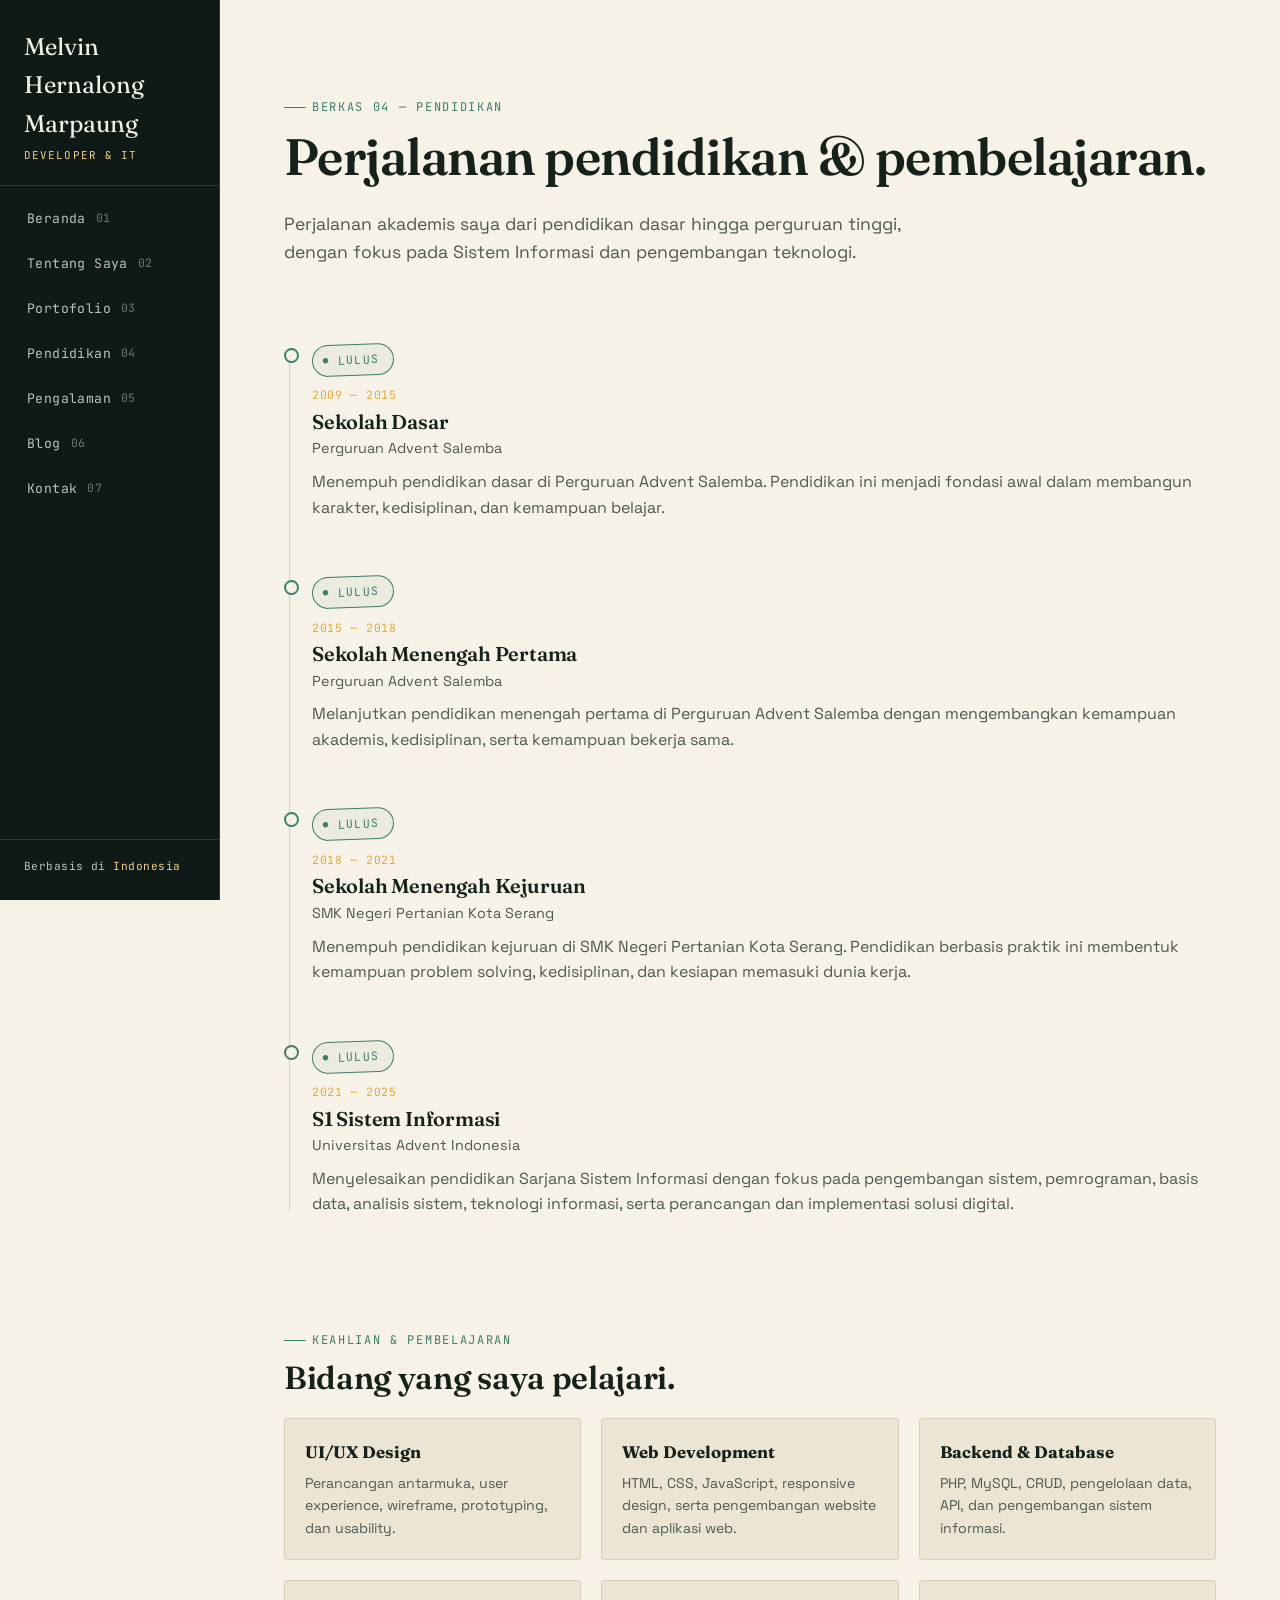
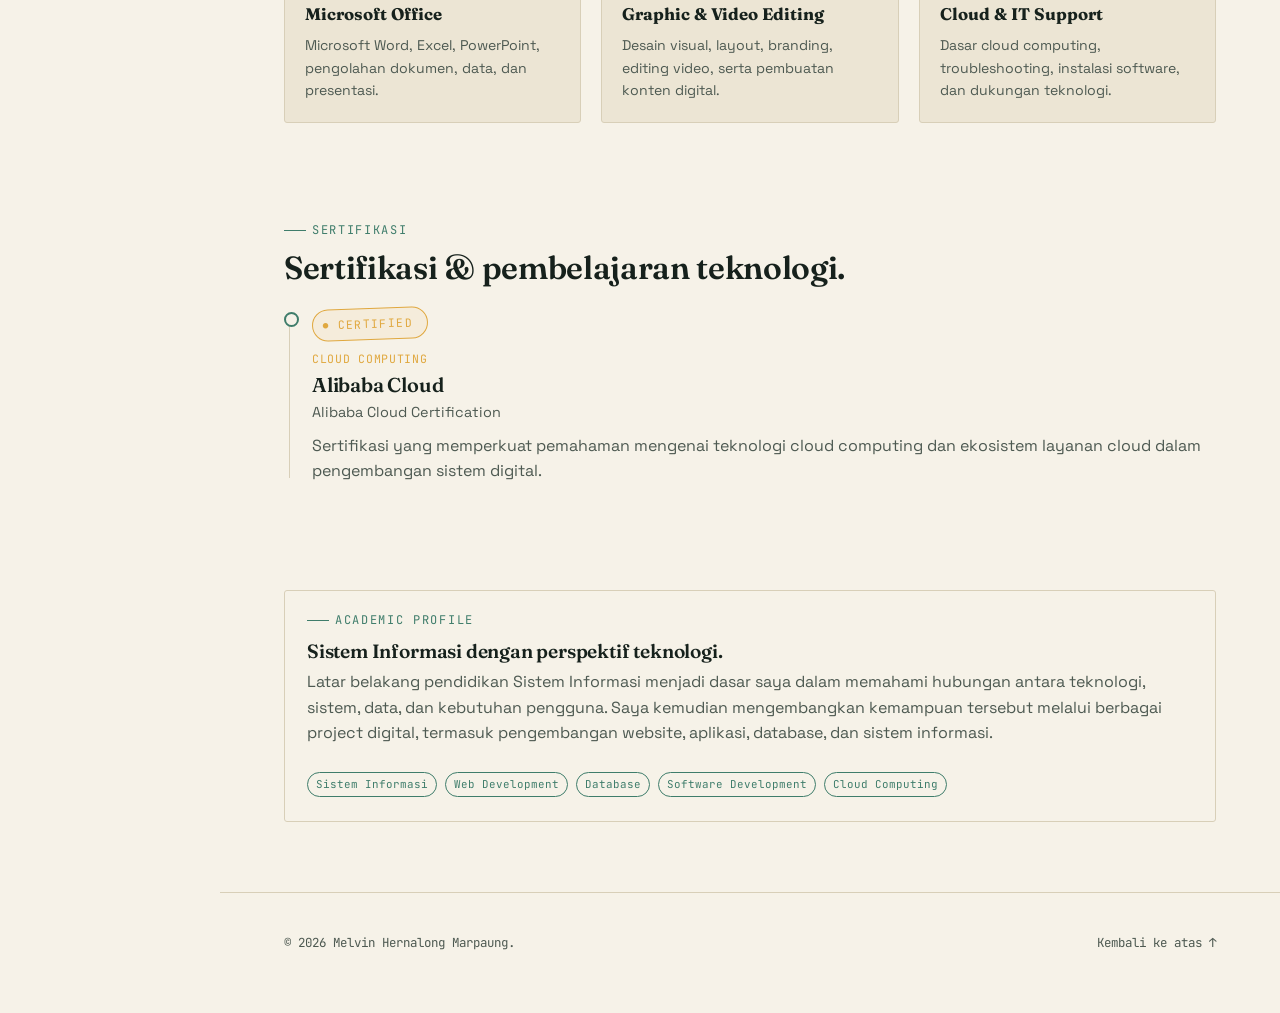
<file: pendidikan/index.html>
<!DOCTYPE html>
<html lang="id">



<head>
    <meta charset="UTF-8">
    <meta name="viewport" content="width=device-width, initial-scale=1.0">

    <!-- SEO -->
    <title>Pendidikan — Melvin Hernalong Marpaung | Sistem Informasi</title>

    <meta name="description" content="Riwayat pendidikan Melvin Hernalong Marpaung dengan latar belakang Sistem Informasi dan pengembangan produk digital.">

    <meta name="author" content="Melvin Hernalong Marpaung">
    <meta name="robots" content="index, follow">

    <link rel="canonical" href="https://melvinhiaja.github.io/Portofolio/pendidikan/">

    <!-- FAVICON -->
    <link rel="shortcut icon" href="../images/favicon.ico" type="image/x-icon">

    <!-- GOOGLE FONTS -->
    <link rel="preconnect" href="https://fonts.googleapis.com">
    <link rel="preconnect" href="https://fonts.gstatic.com" crossorigin>

    <link href="https://fonts.googleapis.com/css2?family=Fraunces:ital,opsz,wght@0,9..144,400;0,9..144,600;1,9..144,500&family=Space+Grotesk:wght@400;500;600&family=JetBrains+Mono:wght@400;500&display=swap" rel="stylesheet">

    <!-- CSS -->
    <link rel="stylesheet" href="../css/style.css">

    <!-- OPEN GRAPH -->
    <meta property="og:type" content="website">
    <meta property="og:title" content="Pendidikan — Melvin Hernalong Marpaung">
    <meta property="og:description" content="Riwayat pendidikan Melvin Hernalong Marpaung dengan latar belakang Sistem Informasi dan pengembangan produk digital.">
    <meta property="og:url" content="https://melvinhiaja.github.io/Portofolio/pendidikan/">
    <meta property="og:image" content="https://melvinhiaja.github.io/Portofolio/images/profile.jpeg">
    <meta property="og:site_name" content="Melvin Hernalong Marpaung">

    <!-- TWITTER / X -->
    <meta name="twitter:card" content="summary_large_image">
    <meta name="twitter:title" content="Pendidikan — Melvin Hernalong Marpaung">
    <meta name="twitter:description" content="Riwayat pendidikan Melvin Hernalong Marpaung dengan latar belakang Sistem Informasi dan pengembangan produk digital.">
    <meta name="twitter:image" content="https://melvinhiaja.github.io/Portofolio/images/profile.jpeg">
</head>


<body>

    <!-- MOBILE NAVIGATION -->
    <button class="navtoggle" aria-label="Buka menu" aria-expanded="false">
        <span></span>
    </button>

    <div class="app">

        <!-- SIDEBAR -->
        <nav class="tabnav">

            <div class="tabnav__brand">

                <div class="tabnav__brand-mark">
                    Melvin Hernalong Marpaung
                </div>

                <div class="tabnav__brand-role">
                    Developer &amp; IT
                </div>

            </div>


            <ul class="tabnav__list">

                <!-- BERANDA -->
                <li>
                    <a class="tabnav__link" href="../">
                Beranda
                <span class="tabnav__tag">01</span>
            </a>
                </li>


                <!-- TENTANG -->
                <li>
                    <a class="tabnav__link" href="../tentang/">
                Tentang Saya
                <span class="tabnav__tag">02</span>
            </a>
                </li>


                <!-- PORTOFOLIO -->
                <li>
                    <a class="tabnav__link" href="../portofolio/">
                Portofolio
                <span class="tabnav__tag">03</span>
            </a>
                </li>


                <!-- PENDIDIKAN -->
                <li>
                    <a class="tabnav__link" href="../pendidikan/">
                Pendidikan
                <span class="tabnav__tag">04</span>
            </a>
                </li>


                <!-- PENGALAMAN -->
                <li>
                    <a class="tabnav__link" href="../pengalaman/">
                Pengalaman
                <span class="tabnav__tag">05</span>
            </a>
                </li>


                <!-- BLOG -->
                <li>
                    <a class="tabnav__link" href="../blog/">
                Blog
                <span class="tabnav__tag">06</span>
            </a>
                </li>


                <!-- KONTAK -->
                <li>
                    <a class="tabnav__link" href="../kontak/">
                Kontak
                <span class="tabnav__tag">07</span>
            </a>
                </li>

            </ul>


            <div class="tabnav__foot">
                Berbasis di
                <span>Indonesia</span>
            </div>

        </nav>

        <!-- MAIN CONTENT -->
        <main class="content">

            <!-- HEADER -->
            <div class="page-header">

                <span class="eyebrow">
                    Berkas 04 — Pendidikan
                </span>

                <h1>
                    Perjalanan pendidikan &amp; pembelajaran.
                </h1>

                <p class="lede">
                    Perjalanan akademis saya dari pendidikan dasar hingga perguruan tinggi, dengan fokus pada Sistem Informasi dan pengembangan teknologi.
                </p>

            </div>


            <!-- EDUCATION TIMELINE -->
            <section data-reveal>

                <div class="timeline">

                    <!-- SD -->
                    <div class="timeline__item">

                        <span class="stamp" style="margin-bottom:10px;">
            Lulus
        </span>

                        <span class="timeline__period">
            2009 — 2015
        </span>

                        <h3>
                            Sekolah Dasar
                        </h3>

                        <span class="timeline__org">
            Perguruan Advent Salemba
        </span>

                        <p>
                            Menempuh pendidikan dasar di Perguruan Advent Salemba. Pendidikan ini menjadi fondasi awal dalam membangun karakter, kedisiplinan, dan kemampuan belajar.
                        </p>

                    </div>


                    <!-- SMP -->
                    <div class="timeline__item">

                        <span class="stamp" style="margin-bottom:10px;">
            Lulus
        </span>

                        <span class="timeline__period">
            2015 — 2018
        </span>

                        <h3>
                            Sekolah Menengah Pertama
                        </h3>

                        <span class="timeline__org">
            Perguruan Advent Salemba
        </span>

                        <p>
                            Melanjutkan pendidikan menengah pertama di Perguruan Advent Salemba dengan mengembangkan kemampuan akademis, kedisiplinan, serta kemampuan bekerja sama.
                        </p>

                    </div>


                    <!-- SMK -->
                    <div class="timeline__item">

                        <span class="stamp" style="margin-bottom:10px;">
            Lulus
        </span>

                        <span class="timeline__period">
            2018 — 2021
        </span>

                        <h3>
                            Sekolah Menengah Kejuruan
                        </h3>

                        <span class="timeline__org">
            SMK Negeri Pertanian Kota Serang
        </span>

                        <p>
                            Menempuh pendidikan kejuruan di SMK Negeri Pertanian Kota Serang. Pendidikan berbasis praktik ini membentuk kemampuan problem solving, kedisiplinan, dan kesiapan memasuki dunia kerja.
                        </p>

                    </div>


                    <!-- KULIAH -->
                    <div class="timeline__item">

                        <span class="stamp" style="margin-bottom:10px;">
            Lulus
        </span>

                        <span class="timeline__period">
            2021 — 2025
        </span>

                        <h3>
                            S1 Sistem Informasi
                        </h3>

                        <span class="timeline__org">
            Universitas Advent Indonesia
        </span>

                        <p>
                            Menyelesaikan pendidikan Sarjana Sistem Informasi dengan fokus pada pengembangan sistem, pemrograman, basis data, analisis sistem, teknologi informasi, serta perancangan dan implementasi solusi digital.
                        </p>

                    </div>

                </div>

            </section>


            <!-- EDUCATION FOCUS -->
            <section data-reveal>

                <span class="eyebrow">
        Keahlian &amp; Pembelajaran
    </span>

                <h2 class="section-title">
                    Bidang yang saya pelajari.
                </h2>

                <div class="values">

                    <div class="v">
                        <b>UI/UX Design</b>
                        <p>
                            Perancangan antarmuka, user experience, wireframe, prototyping, dan usability.
                        </p>
                    </div>

                    <div class="v">
                        <b>Web Development</b>
                        <p>
                            HTML, CSS, JavaScript, responsive design, serta pengembangan website dan aplikasi web.
                        </p>
                    </div>

                    <div class="v">
                        <b>Backend &amp; Database</b>
                        <p>
                            PHP, MySQL, CRUD, pengelolaan data, API, dan pengembangan sistem informasi.
                        </p>
                    </div>

                    <div class="v">
                        <b>Microsoft Office</b>
                        <p>
                            Microsoft Word, Excel, PowerPoint, pengolahan dokumen, data, dan presentasi.
                        </p>
                    </div>

                    <div class="v">
                        <b>Graphic &amp; Video Editing</b>
                        <p>
                            Desain visual, layout, branding, editing video, serta pembuatan konten digital.
                        </p>
                    </div>

                    <div class="v">
                        <b>Cloud &amp; IT Support</b>
                        <p>
                            Dasar cloud computing, troubleshooting, instalasi software, dan dukungan teknologi.
                        </p>
                    </div>

                </div>

            </section>


            <!-- CERTIFICATION -->
            <section data-reveal>

                <span class="eyebrow">
                    Sertifikasi
                </span>

                <h2 class="section-title">
                    Sertifikasi &amp; pembelajaran teknologi.
                </h2>


                <div class="timeline">

                    <div class="timeline__item">

                        <span class="stamp stamp--gold" style="margin-bottom:10px;">
                            Certified
                        </span>

                        <span class="timeline__period">
                            Cloud Computing
                        </span>

                        <h3>
                            Alibaba Cloud
                        </h3>

                        <span class="timeline__org">
                            Alibaba Cloud Certification
                        </span>

                        <p>
                            Sertifikasi yang memperkuat pemahaman mengenai teknologi cloud computing dan ekosistem layanan cloud dalam pengembangan sistem digital.
                        </p>

                    </div>

                </div>

            </section>


            <!-- SUMMARY -->
            <section data-reveal>

                <div class="card">

                    <div class="card__body">

                        <span class="eyebrow">
                            Academic Profile
                        </span>

                        <h3>
                            Sistem Informasi dengan perspektif teknologi.
                        </h3>

                        <p>
                            Latar belakang pendidikan Sistem Informasi menjadi dasar saya dalam memahami hubungan antara teknologi, sistem, data, dan kebutuhan pengguna. Saya kemudian mengembangkan kemampuan tersebut melalui berbagai project digital, termasuk pengembangan website,
                            aplikasi, database, dan sistem informasi.
                        </p>

                        <div class="card__tags">

                            <span>
                                Sistem Informasi
                            </span>

                            <span>
                                Web Development
                            </span>

                            <span>
                                Database
                            </span>

                            <span>
                                Software Development
                            </span>

                            <span>
                                Cloud Computing
                            </span>

                        </div>

                    </div>

                </div>

            </section>


            <!-- FOOTER -->
            <footer class="site-footer">

                <span>
                    © 2026 Melvin Hernalong Marpaung.
           
                </span>

                <span>
                               <a href="#">
                Kembali ke atas ↑
            </a>

                </span>

            </footer>

        </main>

    </div>


    <!-- JAVASCRIPT -->
    <script src="../js/script.js"></script>

</body>

</html>
</file>
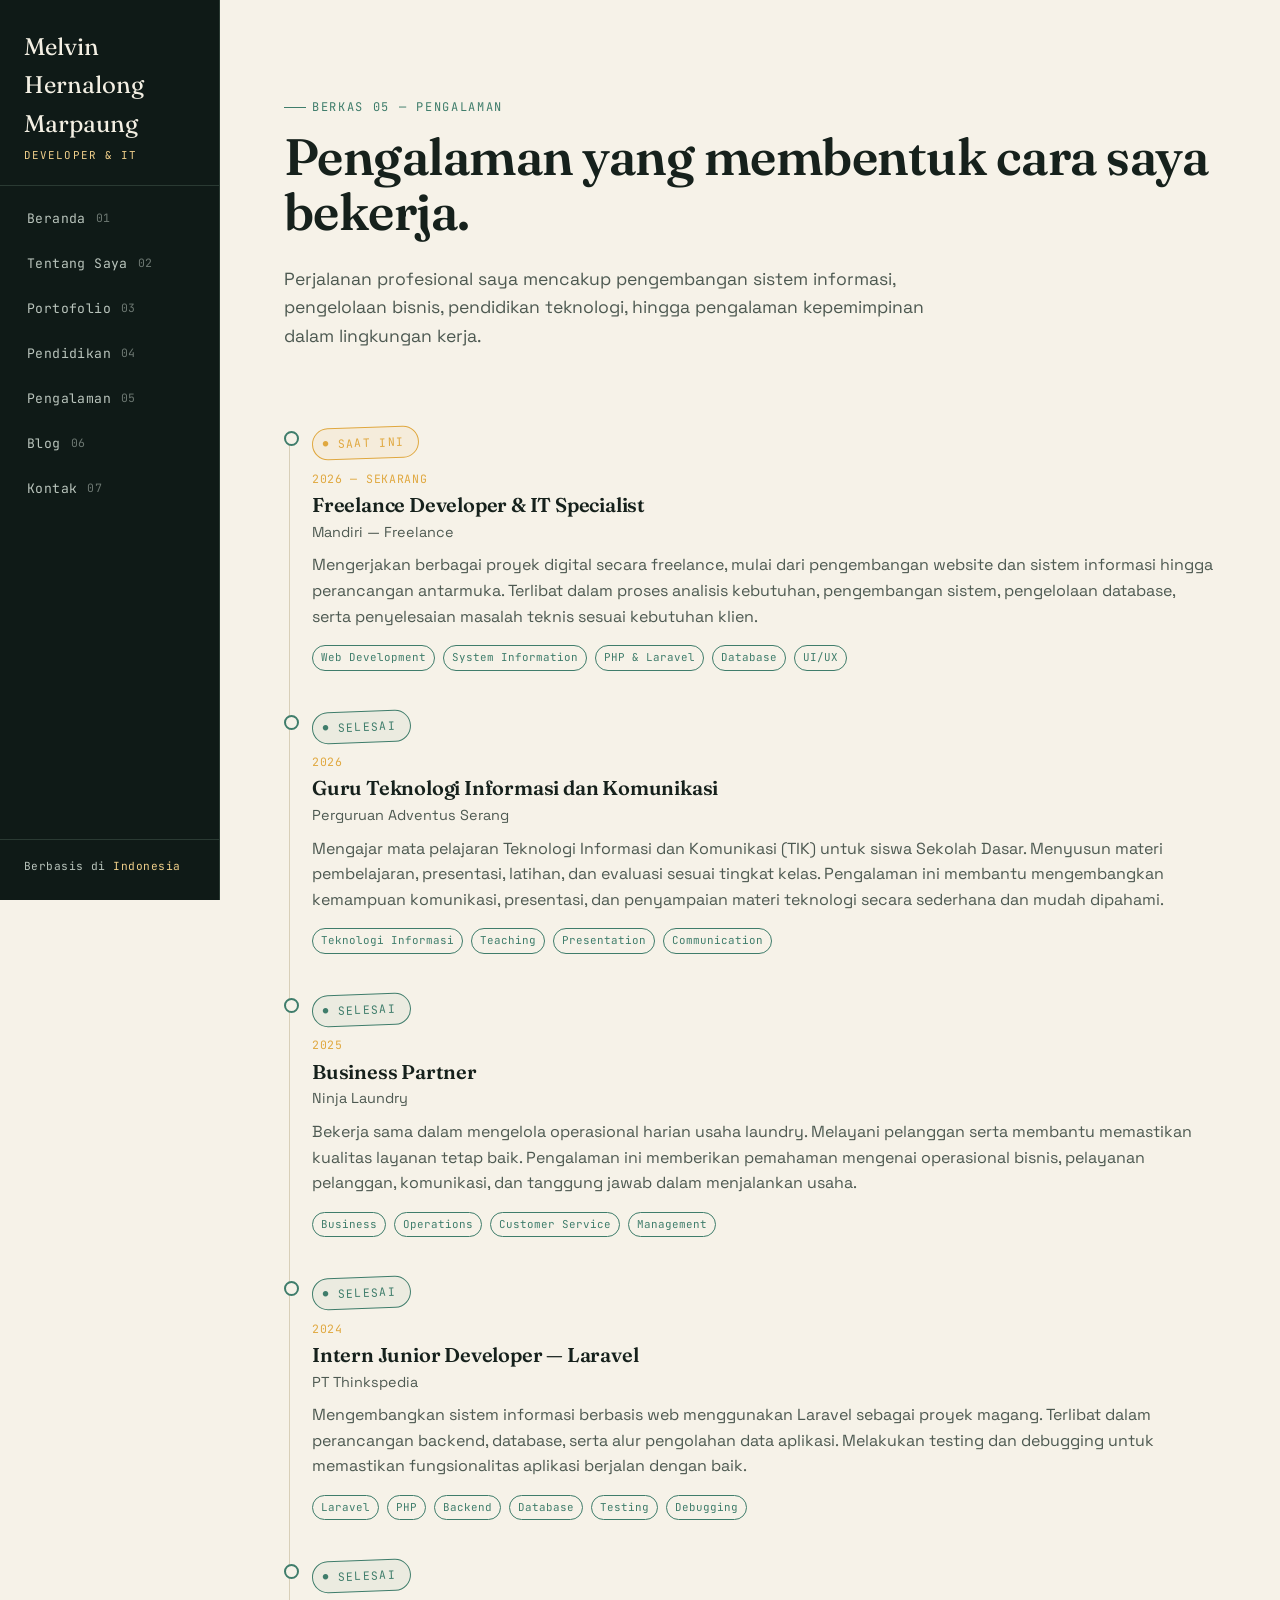
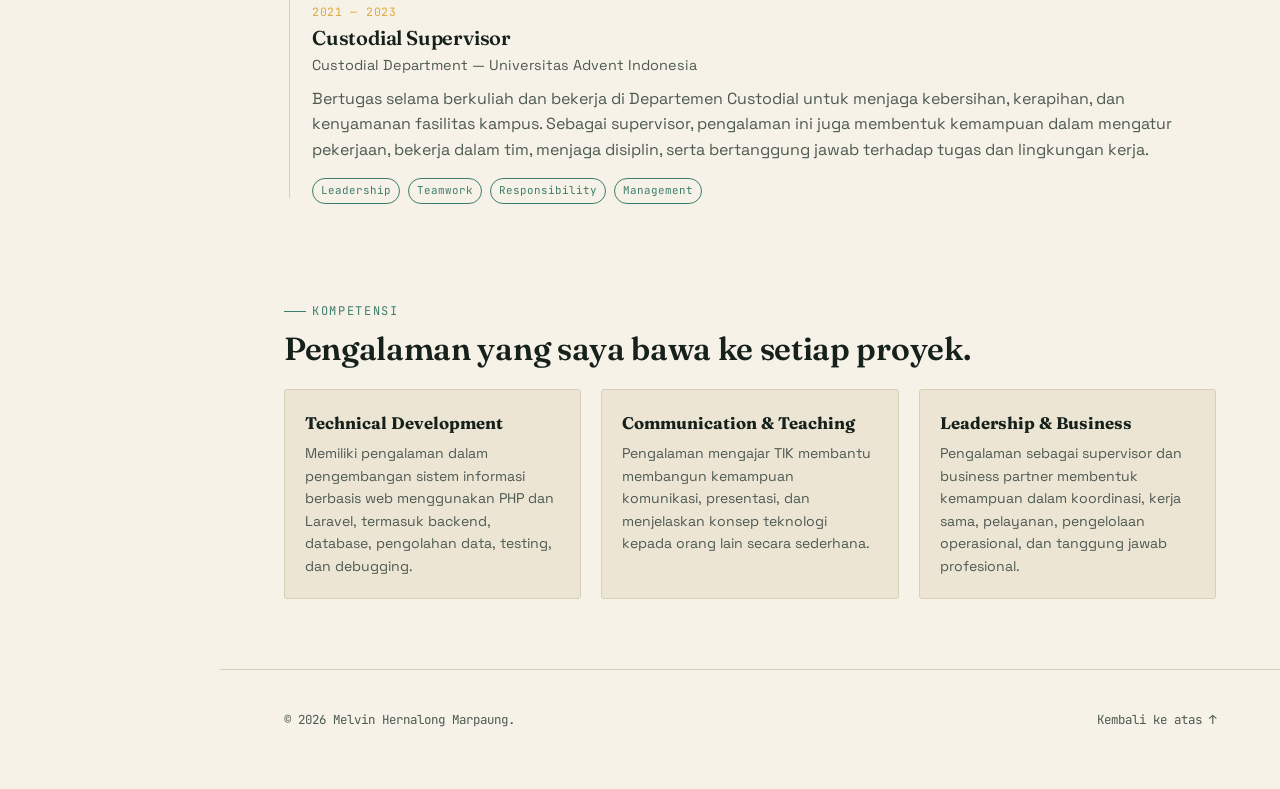
<file: pengalaman/index.html>
<!DOCTYPE html>

<html lang="id">


<head>
    <meta charset="UTF-8">
    <meta name="viewport" content="width=device-width, initial-scale=1.0">

    <!-- SEO -->
    <title>Pengalaman — Melvin Hernalong Marpaung | Developer</title>

    <meta name="description" content="Pengalaman Melvin Hernalong Marpaung sebagai developer dan digital product builder dalam mengembangkan UI/UX, frontend, backend, database, dan sistem informasi.">

    <meta name="author" content="Melvin Hernalong Marpaung">
    <meta name="robots" content="index, follow">

    <link rel="canonical" href="https://melvinhiaja.github.io/Portofolio/pengalaman/">

    <!-- FAVICON -->
    <link rel="shortcut icon" href="../images/favicon.ico" type="image/x-icon">

    <!-- GOOGLE FONTS -->
    <link rel="preconnect" href="https://fonts.googleapis.com">
    <link rel="preconnect" href="https://fonts.gstatic.com" crossorigin>

    <link href="https://fonts.googleapis.com/css2?family=Fraunces:ital,opsz,wght@0,9..144,400;0,9..144,600;1,9..144,500&family=Space+Grotesk:wght@400;500;600&family=JetBrains+Mono:wght@400;500&display=swap" rel="stylesheet">

    <!-- CSS -->
    <link rel="stylesheet" href="../css/style.css">

    <!-- OPEN GRAPH -->
    <meta property="og:type" content="website">
    <meta property="og:title" content="Pengalaman — Melvin Hernalong Marpaung">
    <meta property="og:description" content="Pengalaman Melvin Hernalong Marpaung sebagai developer dan digital product builder dalam mengembangkan produk digital dan sistem informasi.">
    <meta property="og:url" content="https://melvinhiaja.github.io/Portofolio/pengalaman/">
    <meta property="og:image" content="https://melvinhiaja.github.io/Portofolio/images/profile.jpeg">
    <meta property="og:site_name" content="Melvin Hernalong Marpaung">

    <!-- TWITTER / X -->
    <meta name="twitter:card" content="summary_large_image">
    <meta name="twitter:title" content="Pengalaman — Melvin Hernalong Marpaung">
    <meta name="twitter:description" content="Pengalaman Melvin Hernalong Marpaung sebagai developer dan digital product builder dalam mengembangkan produk digital dan sistem informasi.">
    <meta name="twitter:image" content="https://melvinhiaja.github.io/Portofolio/images/profile.jpeg">
</head>



<body>


    <!-- =========================
     MOBILE MENU
========================== -->
    <button class="navtoggle" aria-label="Buka menu" aria-expanded="false">
    <span></span>
</button>


    <div class="app">

        <!-- =================================================
     NAVIGATION
     ================================================= -->

        <nav class="tabnav">

            <div class="tabnav__brand">

                <div class="tabnav__brand-mark">
                    Melvin Hernalong Marpaung
                </div>

                <div class="tabnav__brand-role">
                    Developer &amp; IT
                </div>

            </div>


            <ul class="tabnav__list">

                <!-- BERANDA -->
                <li>
                    <a class="tabnav__link" href="../">
                Beranda
                <span class="tabnav__tag">01</span>
            </a>
                </li>


                <!-- TENTANG -->
                <li>
                    <a class="tabnav__link" href="../tentang/">
                Tentang Saya
                <span class="tabnav__tag">02</span>
            </a>
                </li>


                <!-- PORTOFOLIO -->
                <li>
                    <a class="tabnav__link" href="../portofolio/">
                Portofolio
                <span class="tabnav__tag">03</span>
            </a>
                </li>


                <!-- PENDIDIKAN -->
                <li>
                    <a class="tabnav__link" href="../pendidikan/">
                Pendidikan
                <span class="tabnav__tag">04</span>
            </a>
                </li>


                <!-- PENGALAMAN -->
                <li>
                    <a class="tabnav__link" href="../pengalaman/">
                Pengalaman
                <span class="tabnav__tag">05</span>
            </a>
                </li>


                <!-- BLOG -->
                <li>
                    <a class="tabnav__link" href="../blog/">
                Blog
                <span class="tabnav__tag">06</span>
            </a>
                </li>


                <!-- KONTAK -->
                <li>
                    <a class="tabnav__link" href="../kontak/">
                Kontak
                <span class="tabnav__tag">07</span>
            </a>
                </li>

            </ul>


            <div class="tabnav__foot">
                Berbasis di
                <span>Indonesia</span>
            </div>

        </nav>


        <!-- =========================
         MAIN CONTENT
    ========================== -->
        <main class="content">


            <!-- =========================
             PAGE HEADER
        ========================== -->
            <div class="page-header">

                <span class="eyebrow">
                Berkas 05 — Pengalaman
            </span>

                <h1>
                    Pengalaman yang membentuk cara saya bekerja.
                </h1>

                <p class="lede">
                    Perjalanan profesional saya mencakup pengembangan sistem informasi, pengelolaan bisnis, pendidikan teknologi, hingga pengalaman kepemimpinan dalam lingkungan kerja.
                </p>

            </div>


            <!-- =========================
             EXPERIENCE TIMELINE
        ========================== -->
            <section data-reveal>

                <div class="timeline">


                    <!-- =================================
                     1. FREELANCE — 2026
                ================================== -->
                    <div class="timeline__item">

                        <span class="stamp stamp--gold" style="margin-bottom:10px;">
                        Saat ini
                    </span>

                        <span class="timeline__period">
                        2026 — Sekarang
                    </span>

                        <h3>
                            Freelance Developer &amp; IT Specialist
                        </h3>

                        <span class="timeline__org">
                        Mandiri — Freelance
                    </span>

                        <p>
                            Mengerjakan berbagai proyek digital secara freelance, mulai dari pengembangan website dan sistem informasi hingga perancangan antarmuka. Terlibat dalam proses analisis kebutuhan, pengembangan sistem, pengelolaan database, serta penyelesaian masalah teknis
                            sesuai kebutuhan klien.
                        </p>

                        <div class="card__tags">

                            <span>Web Development</span>
                            <span>System Information</span>
                            <span>PHP &amp; Laravel</span>
                            <span>Database</span>
                            <span>UI/UX</span>

                        </div>

                    </div>


                    <!-- =================================
                     2. GURU TIK — 2026
                ================================== -->
                    <div class="timeline__item">

                        <span class="stamp" style="margin-bottom:10px;">
                        Selesai
                    </span>

                        <span class="timeline__period">
                        2026
                    </span>

                        <h3>
                            Guru Teknologi Informasi dan Komunikasi
                        </h3>

                        <span class="timeline__org">
                        Perguruan Adventus Serang
                    </span>

                        <p>
                            Mengajar mata pelajaran Teknologi Informasi dan Komunikasi (TIK) untuk siswa Sekolah Dasar. Menyusun materi pembelajaran, presentasi, latihan, dan evaluasi sesuai tingkat kelas. Pengalaman ini membantu mengembangkan kemampuan komunikasi, presentasi, dan
                            penyampaian materi teknologi secara sederhana dan mudah dipahami.
                        </p>

                        <div class="card__tags">

                            <span>Teknologi Informasi</span>
                            <span>Teaching</span>
                            <span>Presentation</span>
                            <span>Communication</span>

                        </div>

                    </div>


                    <!-- =================================
                     3. NINJA LAUNDRY — 2025
                ================================== -->
                    <div class="timeline__item">

                        <span class="stamp" style="margin-bottom:10px;">
                        Selesai
                    </span>

                        <span class="timeline__period">
                        2025
                    </span>

                        <h3>
                            Business Partner
                        </h3>

                        <span class="timeline__org">
                        Ninja Laundry
                    </span>

                        <p>
                            Bekerja sama dalam mengelola operasional harian usaha laundry. Melayani pelanggan serta membantu memastikan kualitas layanan tetap baik. Pengalaman ini memberikan pemahaman mengenai operasional bisnis, pelayanan pelanggan, komunikasi, dan tanggung jawab
                            dalam menjalankan usaha.
                        </p>

                        <div class="card__tags">

                            <span>Business</span>
                            <span>Operations</span>
                            <span>Customer Service</span>
                            <span>Management</span>

                        </div>

                    </div>


                    <!-- =================================
                     4. THINKSPEDIA — 2024
                ================================== -->
                    <div class="timeline__item">

                        <span class="stamp" style="margin-bottom:10px;">
                        Selesai
                    </span>

                        <span class="timeline__period">
                        2024
                    </span>

                        <h3>
                            Intern Junior Developer — Laravel
                        </h3>

                        <span class="timeline__org">
                        PT Thinkspedia
                    </span>

                        <p>
                            Mengembangkan sistem informasi berbasis web menggunakan Laravel sebagai proyek magang. Terlibat dalam perancangan backend, database, serta alur pengolahan data aplikasi. Melakukan testing dan debugging untuk memastikan fungsionalitas aplikasi berjalan
                            dengan baik.
                        </p>

                        <div class="card__tags">

                            <span>Laravel</span>
                            <span>PHP</span>
                            <span>Backend</span>
                            <span>Database</span>
                            <span>Testing</span>
                            <span>Debugging</span>

                        </div>

                    </div>


                    <!-- =================================
                     5. CUSTODIAL — 2021-2023
                ================================== -->
                    <div class="timeline__item">

                        <span class="stamp" style="margin-bottom:10px;">
                        Selesai
                    </span>

                        <span class="timeline__period">
                        2021 — 2023
                    </span>

                        <h3>
                            Custodial Supervisor
                        </h3>

                        <span class="timeline__org">
                        Custodial Department — Universitas Advent Indonesia
                    </span>

                        <p>
                            Bertugas selama berkuliah dan bekerja di Departemen Custodial untuk menjaga kebersihan, kerapihan, dan kenyamanan fasilitas kampus. Sebagai supervisor, pengalaman ini juga membentuk kemampuan dalam mengatur pekerjaan, bekerja dalam tim, menjaga disiplin,
                            serta bertanggung jawab terhadap tugas dan lingkungan kerja.
                        </p>

                        <div class="card__tags">

                            <span>Leadership</span>
                            <span>Teamwork</span>
                            <span>Responsibility</span>
                            <span>Management</span>

                        </div>

                    </div>


                </div>

            </section>


            <!-- =========================
             KOMPETENSI
        ========================== -->
            <section data-reveal>

                <span class="eyebrow">
                Kompetensi
            </span>

                <h2 class="section-title">
                    Pengalaman yang saya bawa ke setiap proyek.
                </h2>


                <div class="values">


                    <!-- Technical -->
                    <div class="v">

                        <b>
                        Technical Development
                    </b>

                        <p>
                            Memiliki pengalaman dalam pengembangan sistem informasi berbasis web menggunakan PHP dan Laravel, termasuk backend, database, pengolahan data, testing, dan debugging.
                        </p>

                    </div>


                    <!-- Communication -->
                    <div class="v">

                        <b>
                        Communication &amp; Teaching
                    </b>

                        <p>
                            Pengalaman mengajar TIK membantu membangun kemampuan komunikasi, presentasi, dan menjelaskan konsep teknologi kepada orang lain secara sederhana.
                        </p>

                    </div>


                    <!-- Leadership -->
                    <div class="v">

                        <b>
                        Leadership &amp; Business
                    </b>

                        <p>
                            Pengalaman sebagai supervisor dan business partner membentuk kemampuan dalam koordinasi, kerja sama, pelayanan, pengelolaan operasional, dan tanggung jawab profesional.
                        </p>

                    </div>

                </div>

            </section>


            <!-- =========================
             FOOTER
        ========================== -->
            <footer class="site-footer">

                <span>
                © 2026 Melvin Hernalong Marpaung.

            </span>

                <span>
                              <a href="#">
                Kembali ke atas ↑
            </a>

            </span>

            </footer>


        </main>

    </div>


    <!-- =========================
     JAVASCRIPT
========================== -->
    <script src="../js/script.js"></script>


</body>

</html>
</file>
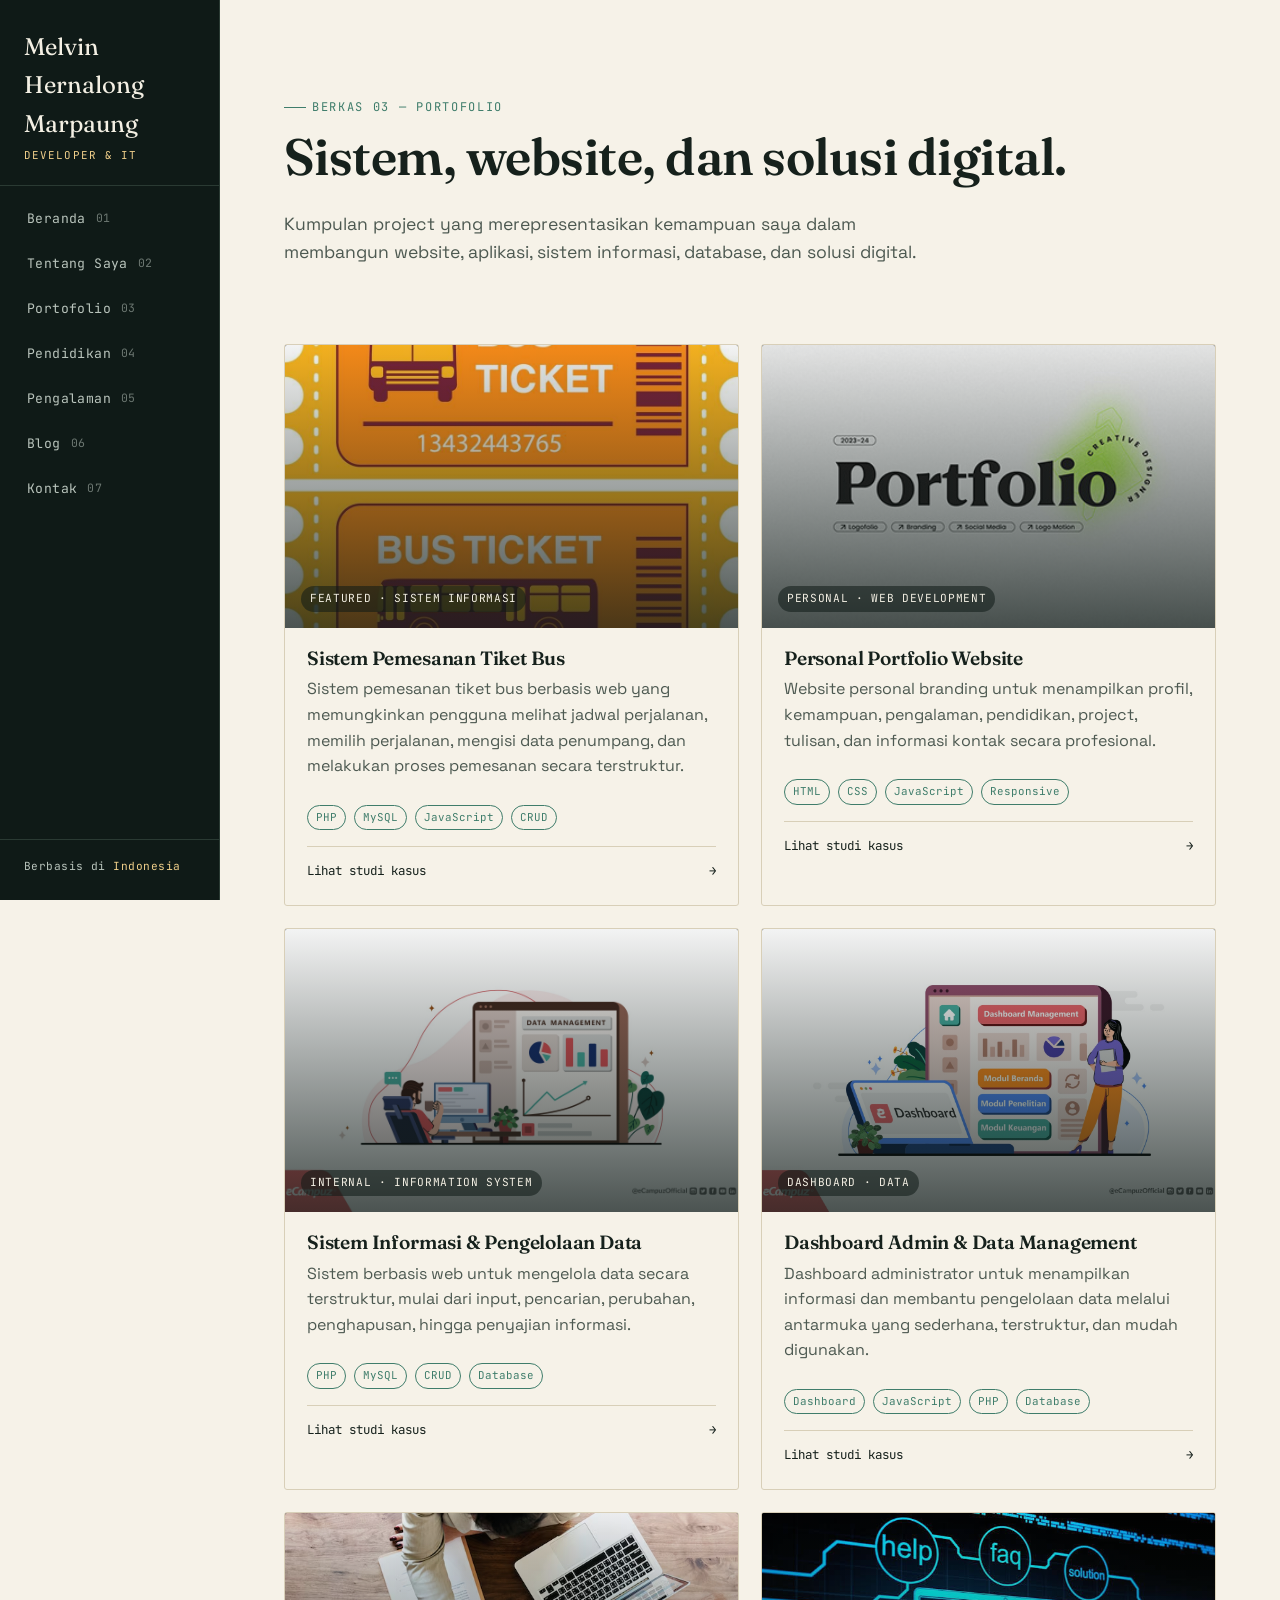
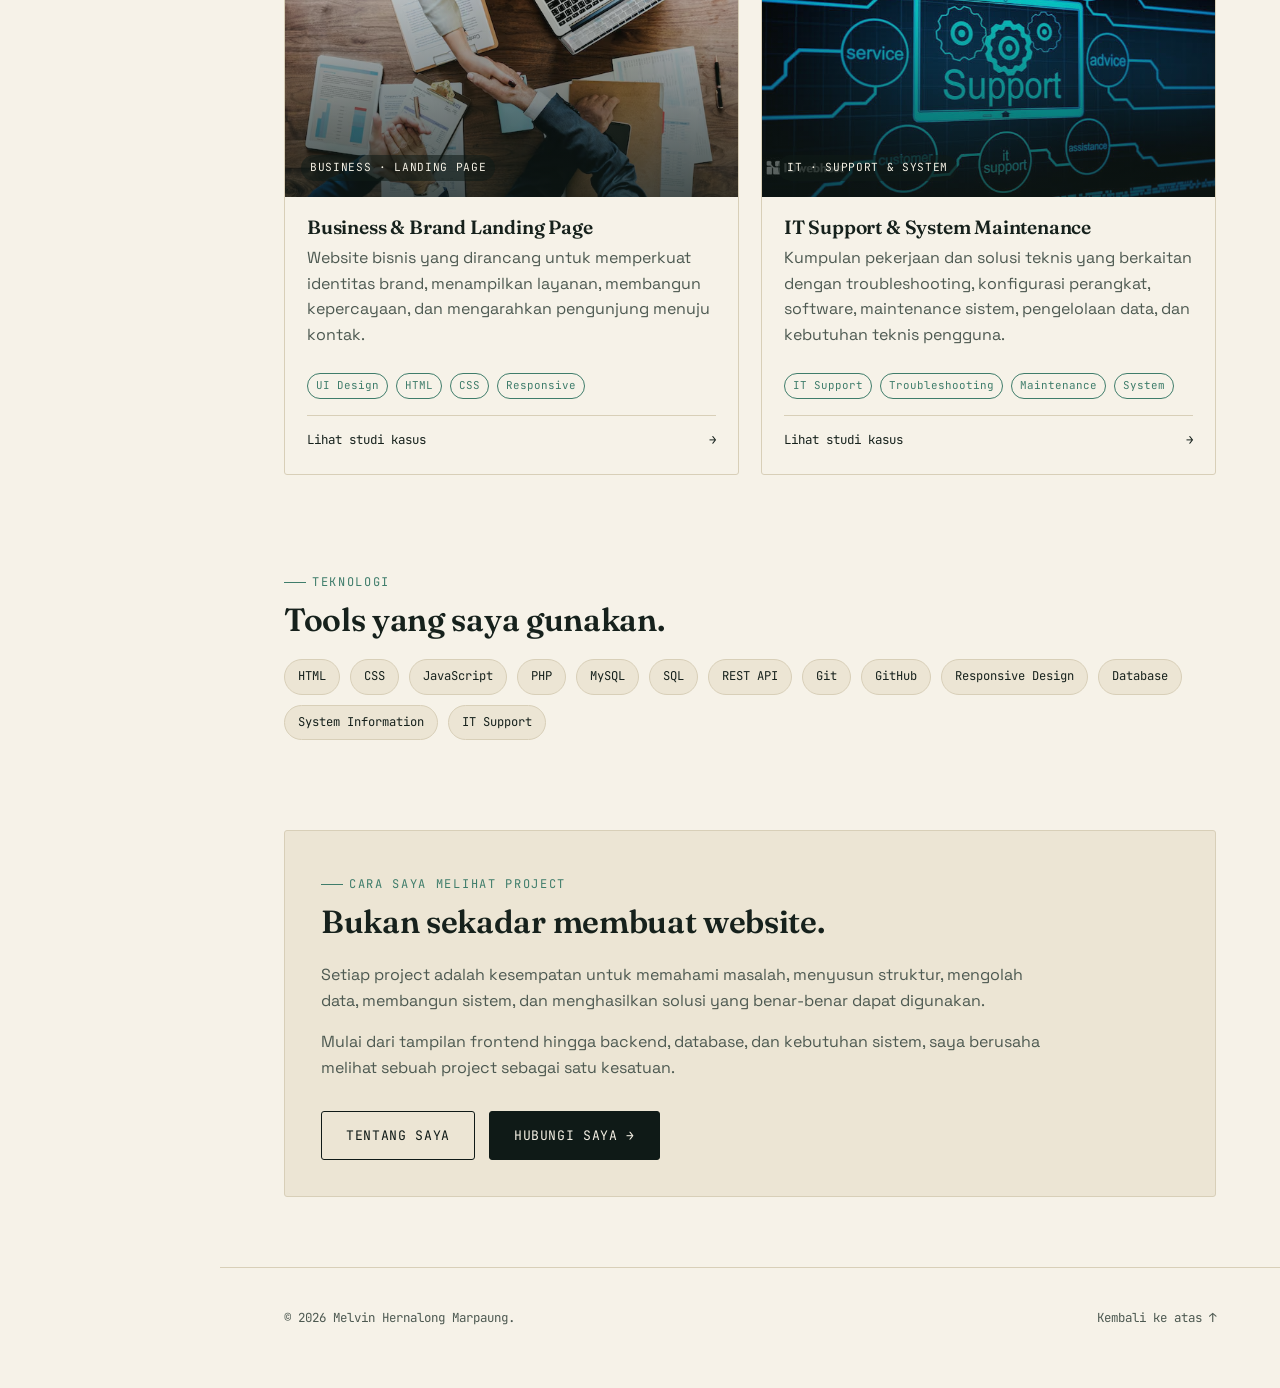
<file: portofolio/index.html>
<!DOCTYPE html>
<html lang="id">



<head>
    <meta charset="UTF-8">
    <meta name="viewport" content="width=device-width, initial-scale=1.0">

    <!-- SEO -->
    <title>Portofolio — Melvin Hernalong Marpaung | Web & Digital Product</title>

    <meta name="description" content="Lihat portofolio Melvin Hernalong Marpaung, developer dan digital product builder yang mengerjakan UI/UX, frontend, backend, database, website, dan sistem informasi.">

    <meta name="author" content="Melvin Hernalong Marpaung">
    <meta name="robots" content="index, follow">

    <link rel="canonical" href="https://melvinhiaja.github.io/Portofolio/portofolio/">

    <!-- FAVICON -->
    <link rel="shortcut icon" href="../images/favicon.ico" type="image/x-icon">

    <!-- GOOGLE FONTS -->
    <link rel="preconnect" href="https://fonts.googleapis.com">
    <link rel="preconnect" href="https://fonts.gstatic.com" crossorigin>

    <link href="https://fonts.googleapis.com/css2?family=Fraunces:ital,opsz,wght@0,9..144,400;0,9..144,600;1,9..144,500&family=Space+Grotesk:wght@400;500;600&family=JetBrains+Mono:wght@400;500&display=swap" rel="stylesheet">

    <!-- CSS -->
    <link rel="stylesheet" href="../css/style.css">

    <!-- OPEN GRAPH -->
    <meta property="og:type" content="website">
    <meta property="og:title" content="Portofolio — Melvin Hernalong Marpaung">
    <meta property="og:description" content="Kumpulan proyek dan karya Melvin Hernalong Marpaung dalam UI/UX, frontend, backend, website, dan sistem informasi.">
    <meta property="og:url" content="https://melvinhiaja.github.io/Portofolio/portofolio/">
    <meta property="og:image" content="https://melvinhiaja.github.io/Portofolio/images/profile.jpeg">
    <meta property="og:site_name" content="Melvin Hernalong Marpaung">

    <!-- TWITTER / X -->
    <meta name="twitter:card" content="summary_large_image">
    <meta name="twitter:title" content="Portofolio — Melvin Hernalong Marpaung">
    <meta name="twitter:description" content="Kumpulan proyek dan karya Melvin Hernalong Marpaung dalam UI/UX, frontend, backend, website, dan sistem informasi.">
    <meta name="twitter:image" content="https://melvinhiaja.github.io/Portofolio/images/profile.jpeg">
</head>



<body>

    <!-- MOBILE NAVIGATION -->
    <button class="navtoggle" aria-label="Buka menu" aria-expanded="false">
        <span></span>
    </button>


    <div class="app">

        <!-- =================================================
     NAVIGATION
     ================================================= -->

        <nav class="tabnav">

            <div class="tabnav__brand">

                <div class="tabnav__brand-mark">
                    Melvin Hernalong Marpaung
                </div>

                <div class="tabnav__brand-role">
                    Developer &amp; IT
                </div>

            </div>


            <ul class="tabnav__list">

                <!-- BERANDA -->
                <li>
                    <a class="tabnav__link" href="../">
                Beranda
                <span class="tabnav__tag">01</span>
            </a>
                </li>


                <!-- TENTANG -->
                <li>
                    <a class="tabnav__link" href="../tentang/">
                Tentang Saya
                <span class="tabnav__tag">02</span>
            </a>
                </li>


                <!-- PORTOFOLIO -->
                <li>
                    <a class="tabnav__link" href="../portofolio/">
                Portofolio
                <span class="tabnav__tag">03</span>
            </a>
                </li>


                <!-- PENDIDIKAN -->
                <li>
                    <a class="tabnav__link" href="../pendidikan/">
                Pendidikan
                <span class="tabnav__tag">04</span>
            </a>
                </li>


                <!-- PENGALAMAN -->
                <li>
                    <a class="tabnav__link" href="../pengalaman/">
                Pengalaman
                <span class="tabnav__tag">05</span>
            </a>
                </li>


                <!-- BLOG -->
                <li>
                    <a class="tabnav__link" href="../blog/">
                Blog
                <span class="tabnav__tag">06</span>
            </a>
                </li>


                <!-- KONTAK -->
                <li>
                    <a class="tabnav__link" href="../kontak/">
                Kontak
                <span class="tabnav__tag">07</span>
            </a>
                </li>

            </ul>


            <div class="tabnav__foot">
                Berbasis di
                <span>Indonesia</span>
            </div>

        </nav>

        <!-- MAIN CONTENT -->
        <main class="content">


            <!-- PAGE HEADER -->
            <div class="page-header">

                <span class="eyebrow">
                    Berkas 03 — Portofolio
                </span>

                <h1>
                    Sistem, website, dan solusi digital.
                </h1>

                <p class="lede">
                    Kumpulan project yang merepresentasikan kemampuan saya dalam membangun website, aplikasi, sistem informasi, database, dan solusi digital.
                </p>

            </div>


            <!-- PORTFOLIO -->
            <section data-reveal>

                <div class="grid grid--2">


                    <!-- ==================================================
                         PROJECT 01
                         ================================================== -->

                    <a class="card" href="#">

                        <div class="card__media">

                            <img src="../images/tiket-bus.jpg" alt="Sistem Pemesanan Tiket Bus">

                            <span>
                                Featured · Sistem Informasi
                            </span>

                        </div>


                        <div class="card__body">

                            <h3>
                                Sistem Pemesanan Tiket Bus
                            </h3>

                            <p>
                                Sistem pemesanan tiket bus berbasis web yang memungkinkan pengguna melihat jadwal perjalanan, memilih perjalanan, mengisi data penumpang, dan melakukan proses pemesanan secara terstruktur.
                            </p>

                            <div class="card__tags">
                                <span>PHP</span>
                                <span>MySQL</span>
                                <span>JavaScript</span>
                                <span>CRUD</span>
                            </div>

                            <div class="card__link">
                                <span>
                                    Lihat studi kasus
                                </span>

                                <span>
                                    →
                                </span>
                            </div>

                        </div>

                    </a>



                    <!-- ==================================================
                         PROJECT 02
                         ================================================== -->

                    <a class="card" href="#">

                        <div class="card__media">

                            <img src="../images/portfolio.jpg" alt="Personal Portfolio Website">

                            <span>
                                Personal · Web Development
                            </span>

                        </div>


                        <div class="card__body">

                            <h3>
                                Personal Portfolio Website
                            </h3>

                            <p>
                                Website personal branding untuk menampilkan profil, kemampuan, pengalaman, pendidikan, project, tulisan, dan informasi kontak secara profesional.
                            </p>

                            <div class="card__tags">
                                <span>HTML</span>
                                <span>CSS</span>
                                <span>JavaScript</span>
                                <span>Responsive</span>
                            </div>

                            <div class="card__link">
                                <span>
                                    Lihat studi kasus
                                </span>

                                <span>
                                    →
                                </span>
                            </div>

                        </div>

                    </a>



                    <!-- ==================================================
                         PROJECT 03
                         ================================================== -->

                    <a class="card" href="#">

                        <div class="card__media">

                            <img src="../images/sistem-data.jpg" alt="Sistem Informasi dan Pengelolaan Data">

                            <span>
                                Internal · Information System
                            </span>

                        </div>


                        <div class="card__body">

                            <h3>
                                Sistem Informasi &amp; Pengelolaan Data
                            </h3>

                            <p>
                                Sistem berbasis web untuk mengelola data secara terstruktur, mulai dari input, pencarian, perubahan, penghapusan, hingga penyajian informasi.
                            </p>

                            <div class="card__tags">
                                <span>PHP</span>
                                <span>MySQL</span>
                                <span>CRUD</span>
                                <span>Database</span>
                            </div>

                            <div class="card__link">
                                <span>
                                    Lihat studi kasus
                                </span>

                                <span>
                                    →
                                </span>
                            </div>

                        </div>

                    </a>



                    <!-- ==================================================
                         PROJECT 04
                         ================================================== -->

                    <a class="card" href="#">

                        <div class="card__media">

                            <img src="../images/dashboard.jpg" alt="Dashboard Admin dan Data Management">

                            <span>
                                Dashboard · Data
                            </span>

                        </div>


                        <div class="card__body">

                            <h3>
                                Dashboard Admin &amp; Data Management
                            </h3>

                            <p>
                                Dashboard administrator untuk menampilkan informasi dan membantu pengelolaan data melalui antarmuka yang sederhana, terstruktur, dan mudah digunakan.
                            </p>

                            <div class="card__tags">
                                <span>Dashboard</span>
                                <span>JavaScript</span>
                                <span>PHP</span>
                                <span>Database</span>
                            </div>

                            <div class="card__link">
                                <span>
                                    Lihat studi kasus
                                </span>

                                <span>
                                    →
                                </span>
                            </div>

                        </div>

                    </a>



                    <!-- ==================================================
                         PROJECT 05
                         ================================================== -->

                    <a class="card" href="#">

                        <div class="card__media">

                            <img src="../images/business.jpg" alt="Business dan Brand Landing Page">

                            <span>
                                Business · Landing Page
                            </span>

                        </div>


                        <div class="card__body">

                            <h3>
                                Business &amp; Brand Landing Page
                            </h3>

                            <p>
                                Website bisnis yang dirancang untuk memperkuat identitas brand, menampilkan layanan, membangun kepercayaan, dan mengarahkan pengunjung menuju kontak.
                            </p>

                            <div class="card__tags">
                                <span>UI Design</span>
                                <span>HTML</span>
                                <span>CSS</span>
                                <span>Responsive</span>
                            </div>

                            <div class="card__link">
                                <span>
                                    Lihat studi kasus
                                </span>

                                <span>
                                    →
                                </span>
                            </div>

                        </div>

                    </a>



                    <!-- ==================================================
                         PROJECT 06
                         ================================================== -->

                    <a class="card" href="#">

                        <div class="card__media">

                            <img src="../images/it-support.jpg" alt="IT Support dan System Maintenance">

                            <span>
                                IT · Support &amp; System
                            </span>

                        </div>


                        <div class="card__body">

                            <h3>
                                IT Support &amp; System Maintenance
                            </h3>

                            <p>
                                Kumpulan pekerjaan dan solusi teknis yang berkaitan dengan troubleshooting, konfigurasi perangkat, software, maintenance sistem, pengelolaan data, dan kebutuhan teknis pengguna.
                            </p>

                            <div class="card__tags">
                                <span>IT Support</span>
                                <span>Troubleshooting</span>
                                <span>Maintenance</span>
                                <span>System</span>
                            </div>

                            <div class="card__link">
                                <span>
                                    Lihat studi kasus
                                </span>

                                <span>
                                    →
                                </span>
                            </div>

                        </div>

                    </a>


                </div>

            </section>



            <!-- TECHNOLOGY -->
            <section data-reveal>

                <span class="eyebrow">
                    Teknologi
                </span>

                <h2 class="section-title">
                    Tools yang saya gunakan.
                </h2>

                <div class="skills">

                    <span>HTML</span>
                    <span>CSS</span>
                    <span>JavaScript</span>
                    <span>PHP</span>
                    <span>MySQL</span>
                    <span>SQL</span>
                    <span>REST API</span>
                    <span>Git</span>
                    <span>GitHub</span>
                    <span>Responsive Design</span>
                    <span>Database</span>
                    <span>System Information</span>
                    <span>IT Support</span>

                </div>

            </section>



            <!-- CLOSING -->
            <section data-reveal>

                <div style="
                        padding:36px;
                        border:1px solid var(--line);
                        background:var(--paper-dim);
                        border-radius:var(--radius);
                    ">

                    <span class="eyebrow">
                        Cara saya melihat project
                    </span>

                    <h2 class="section-title">
                        Bukan sekadar membuat website.
                    </h2>

                    <p style="max-width:720px;">
                        Setiap project adalah kesempatan untuk memahami masalah, menyusun struktur, mengolah data, membangun sistem, dan menghasilkan solusi yang benar-benar dapat digunakan.
                    </p>

                    <p style="max-width:720px;">
                        Mulai dari tampilan frontend hingga backend, database, dan kebutuhan sistem, saya berusaha melihat sebuah project sebagai satu kesatuan.
                    </p>

                    <div class="hero__cta">

                        <a href="../kontak/" class="btn btn--ghost">
                            Tentang Saya
                        </a>

                        <a href="../kontak/" class="btn btn--primary">
                            Hubungi Saya →
                        </a>

                    </div>

                </div>

            </section>



            <!-- FOOTER -->
            <footer class="site-footer">

                <span>
                    © 2026 Melvin Hernalong Marpaung.
                 
                </span>

                <span>
                                 <a href="#">
                Kembali ke atas ↑
            </a>

                </span>

            </footer>


        </main>

    </div>


    <script src="../js/script.js"></script>

</body>

</html>
</file>
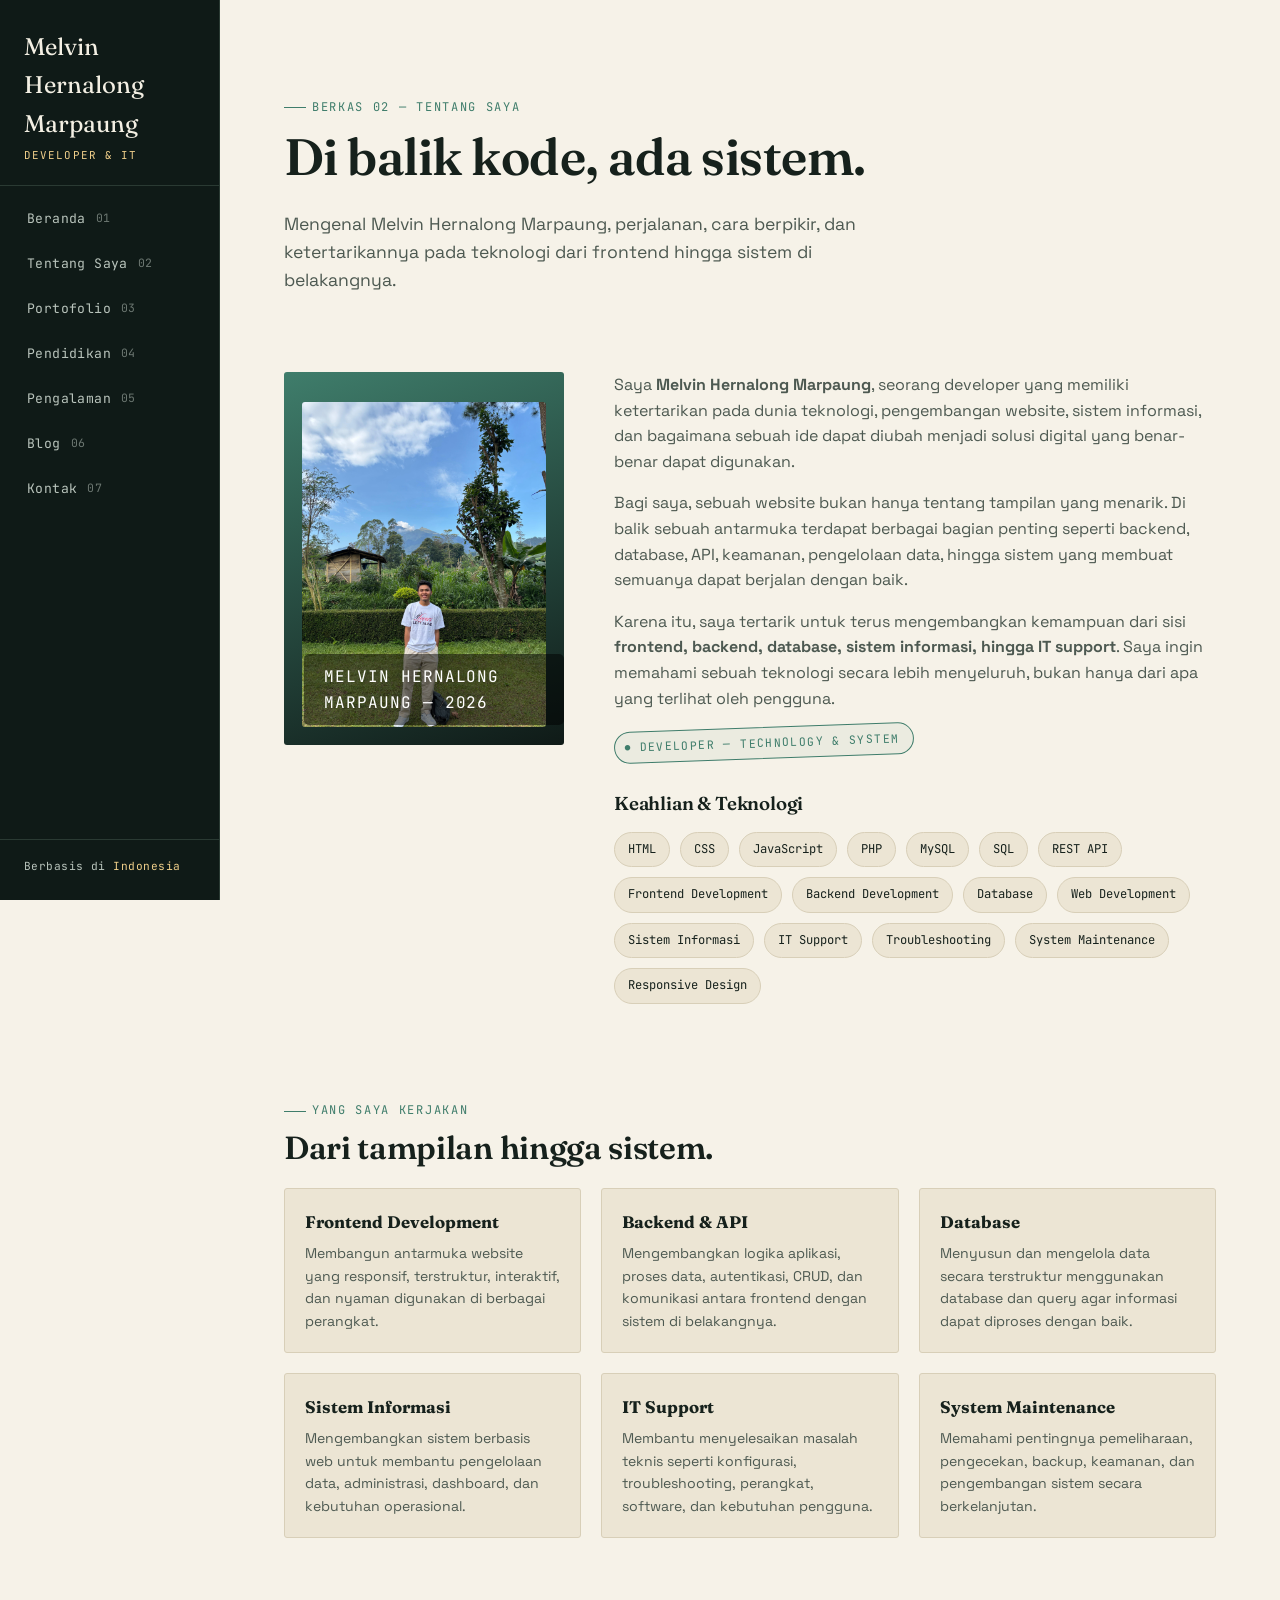
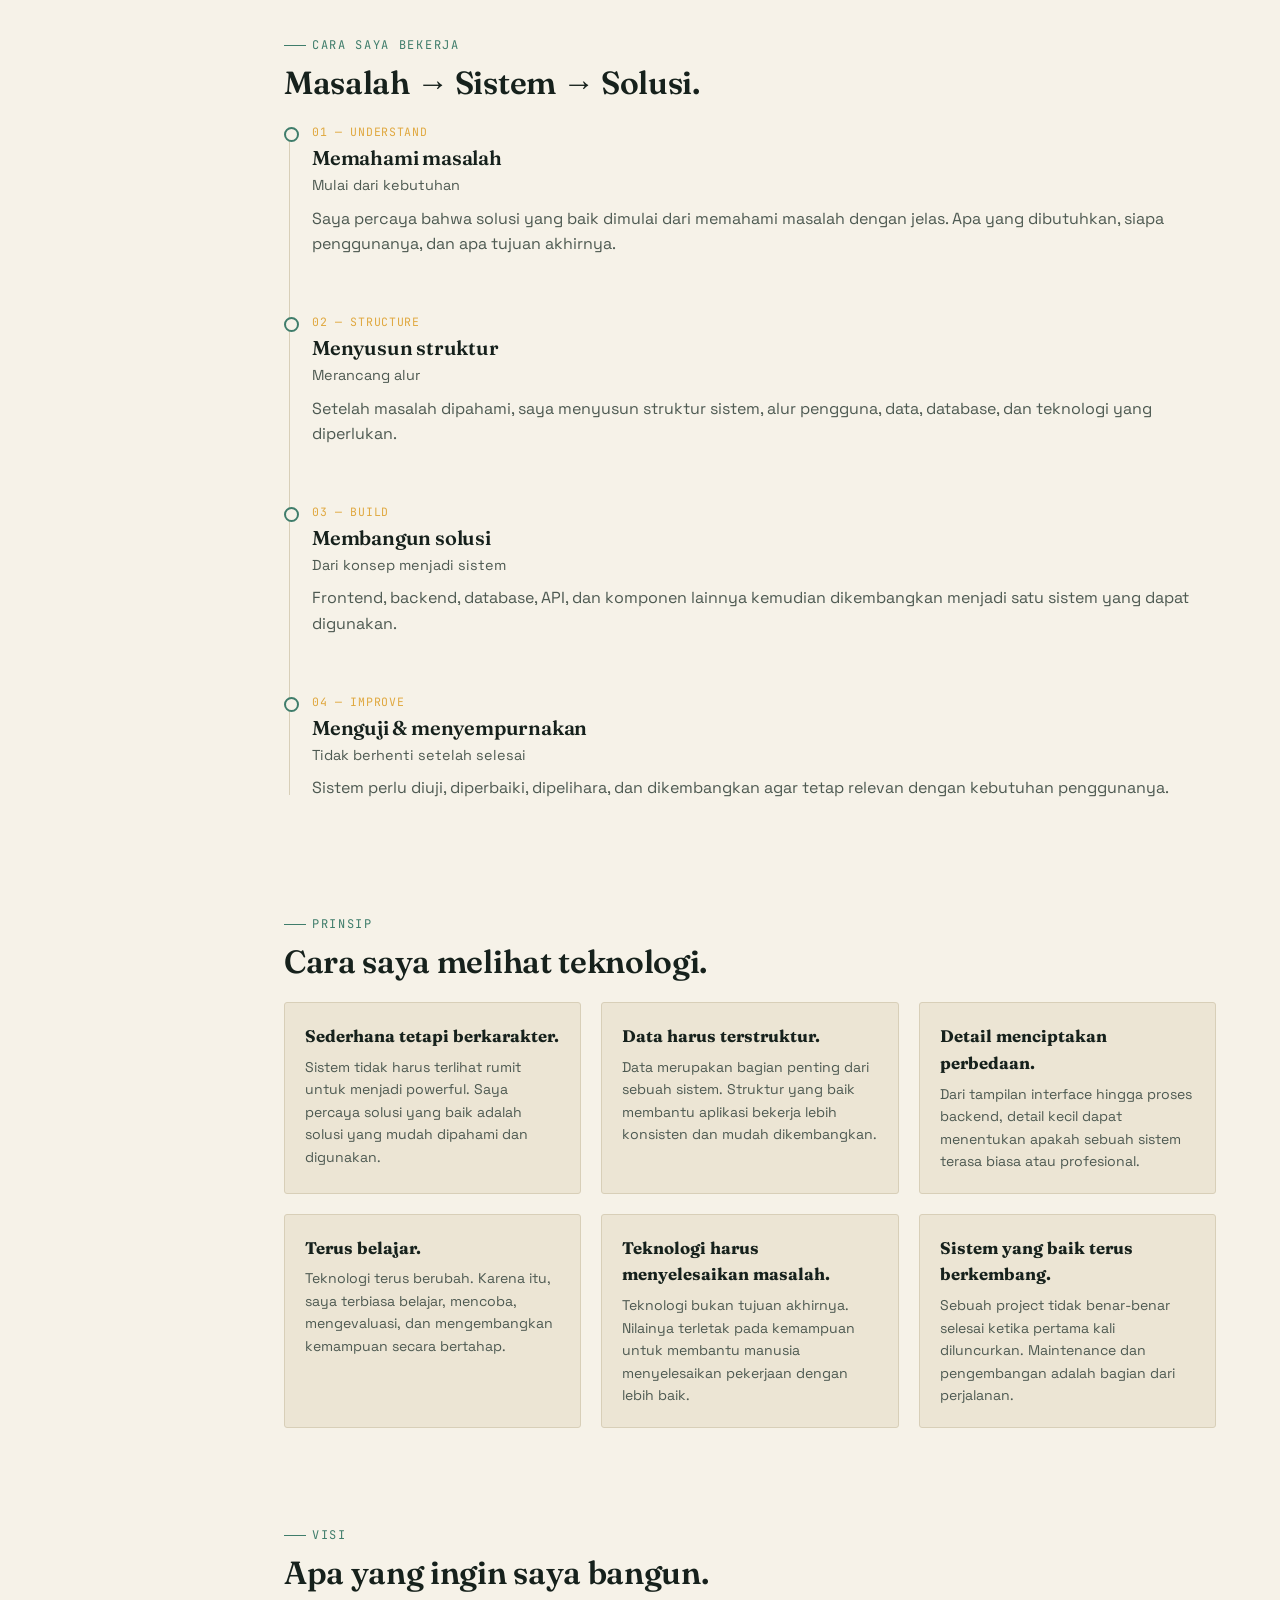
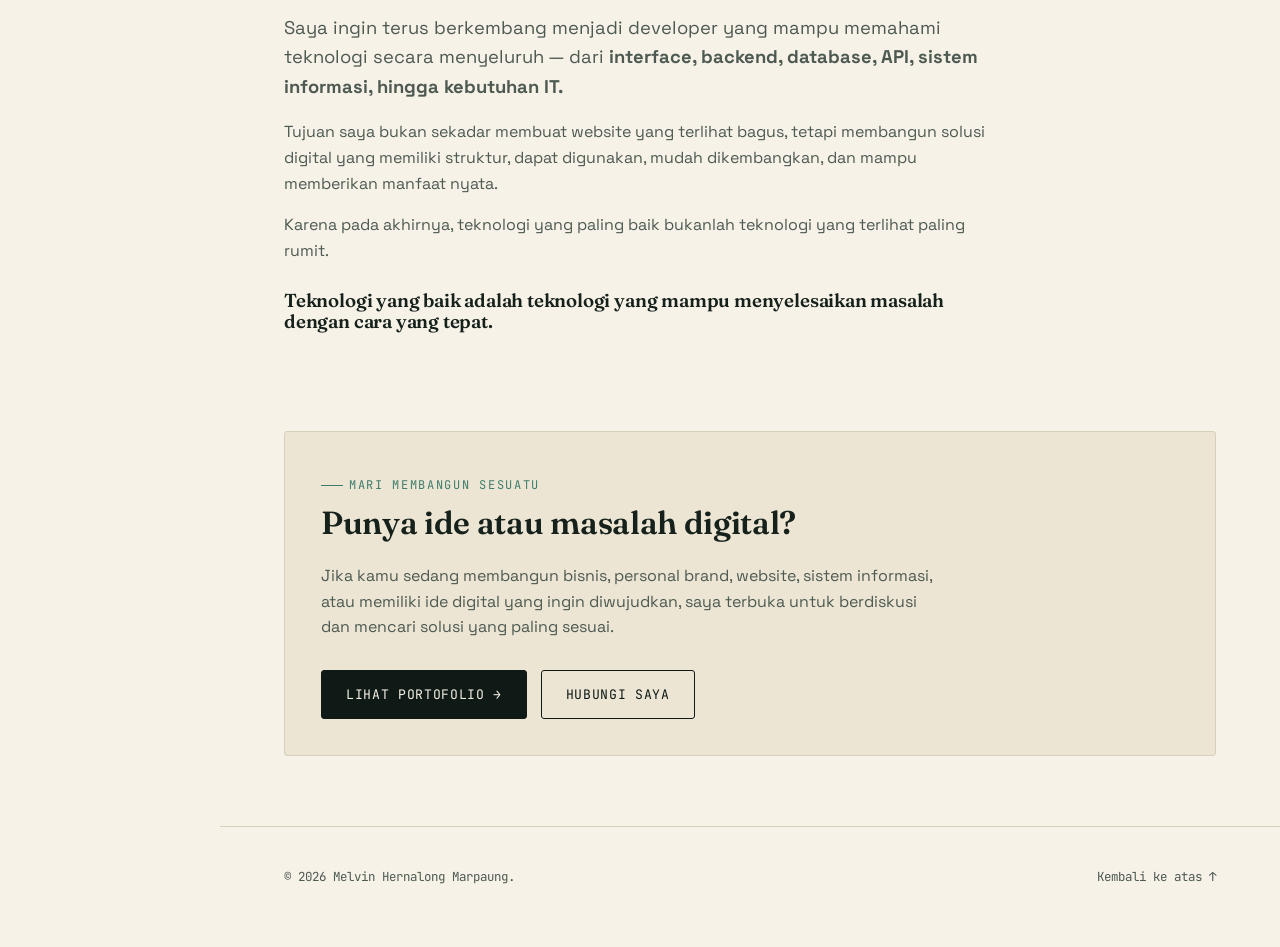
<file: tentang/index.html>
<!DOCTYPE html>
<html lang="id">



<head>
    <meta charset="UTF-8">
    <meta name="viewport" content="width=device-width, initial-scale=1.0">

    <!-- SEO -->
    <title>Tentang Saya — Melvin Hernalong Marpaung | Developer & Digital Product Builder</title>

    <meta name="description" content="Mengenal Melvin Hernalong Marpaung, developer dan digital product builder dengan latar belakang Sistem Informasi yang mengerjakan UI/UX, frontend, backend, database, dan sistem informasi.">

    <meta name="author" content="Melvin Hernalong Marpaung">
    <meta name="robots" content="index, follow">

    <link rel="canonical" href="https://melvinhiaja.github.io/Portofolio/tentang/">

    <!-- FAVICON -->
    <link rel="shortcut icon" href="../images/favicon.ico" type="image/x-icon">

    <!-- GOOGLE FONTS -->
    <link rel="preconnect" href="https://fonts.googleapis.com">
    <link rel="preconnect" href="https://fonts.gstatic.com" crossorigin>

    <link href="https://fonts.googleapis.com/css2?family=Fraunces:ital,opsz,wght@0,9..144,400;0,9..144,600;1,9..144,500&family=Space+Grotesk:wght@400;500;600&family=JetBrains+Mono:wght@400;500&display=swap" rel="stylesheet">

    <!-- CSS -->
    <link rel="stylesheet" href="../css/style.css">

    <!-- OPEN GRAPH -->
    <meta property="og:type" content="profile">
    <meta property="og:title" content="Tentang Saya — Melvin Hernalong Marpaung">
    <meta property="og:description" content="Mengenal Melvin Hernalong Marpaung, developer dan digital product builder dengan latar belakang Sistem Informasi.">
    <meta property="og:url" content="https://melvinhiaja.github.io/Portofolio/tentang/">
    <meta property="og:image" content="https://melvinhiaja.github.io/Portofolio/images/profile.jpeg">
    <meta property="og:site_name" content="Melvin Hernalong Marpaung">

    <!-- TWITTER / X -->
    <meta name="twitter:card" content="summary_large_image">
    <meta name="twitter:title" content="Tentang Saya — Melvin Hernalong Marpaung">
    <meta name="twitter:description" content="Mengenal Melvin Hernalong Marpaung, developer dan digital product builder.">
    <meta name="twitter:image" content="https://melvinhiaja.github.io/Portofolio/images/profile.jpeg">
</head>




<body>

    <!-- MOBILE NAV BUTTON -->
    <button class="navtoggle" aria-label="Buka menu" aria-expanded="false">
        <span></span>
    </button>


    <div class="app">



        <!-- =================================================
     NAVIGATION
     ================================================= -->

        <nav class="tabnav">

            <div class="tabnav__brand">

                <div class="tabnav__brand-mark">
                    Melvin Hernalong Marpaung
                </div>

                <div class="tabnav__brand-role">
                    Developer &amp; IT
                </div>

            </div>


            <ul class="tabnav__list">

                <!-- BERANDA -->
                <li>
                    <a class="tabnav__link" href="../">
                Beranda
                <span class="tabnav__tag">01</span>
            </a>
                </li>


                <!-- TENTANG -->
                <li>
                    <a class="tabnav__link" href="../tentang/">
                Tentang Saya
                <span class="tabnav__tag">02</span>
            </a>
                </li>


                <!-- PORTOFOLIO -->
                <li>
                    <a class="tabnav__link" href="../portofolio/">
                Portofolio
                <span class="tabnav__tag">03</span>
            </a>
                </li>


                <!-- PENDIDIKAN -->
                <li>
                    <a class="tabnav__link" href="../pendidikan/">
                Pendidikan
                <span class="tabnav__tag">04</span>
            </a>
                </li>


                <!-- PENGALAMAN -->
                <li>
                    <a class="tabnav__link" href="../pengalaman/">
                Pengalaman
                <span class="tabnav__tag">05</span>
            </a>
                </li>


                <!-- BLOG -->
                <li>
                    <a class="tabnav__link" href="../blog/">
                Blog
                <span class="tabnav__tag">06</span>
            </a>
                </li>


                <!-- KONTAK -->
                <li>
                    <a class="tabnav__link" href="../kontak/">
                Kontak
                <span class="tabnav__tag">07</span>
            </a>
                </li>

            </ul>


            <div class="tabnav__foot">
                Berbasis di
                <span>Indonesia</span>
            </div>

        </nav>

        <!-- =================================================
             MAIN CONTENT
             ================================================= -->

        <main class="content">


            <!-- =================================================
                 HEADER
                 ================================================= -->

            <div class="page-header">

                <span class="eyebrow">
                    Berkas 02 — Tentang Saya
                </span>

                <h1>
                    Di balik kode, ada sistem.
                </h1>

                <p class="lede">
                    Mengenal Melvin Hernalong Marpaung, perjalanan, cara berpikir, dan ketertarikannya pada teknologi dari frontend hingga sistem di belakangnya.
                </p>

            </div>



            <!-- =================================================
                 PROFILE
                 ================================================= -->

            <section data-reveal>

                <div class="about__layout">


                    <!-- PORTRAIT -->

                    <div class="about__portrait">

                        <!--
        Kalau sudah punya foto,
        kamu bisa mengganti bagian ini
        dengan <img>.
    -->

                        <img src="../images/profile-baru.jpeg" alt="Melvin Hernalong Marpaung" style="
            width: 100%; /* Ubah lebar menjadi 100% agar memenuhi kontainer */
            height: auto; /* Biarkan tinggi menyesuaikan agar tidak terdistorsi */
            object-fit: cover;
            border-radius: var(--radius);
        ">

                        <span style="
            position: absolute; /* Tempatkan teks di atas gambar */
            bottom: 20px; /* Jarak dari bawah kontainer */
            left: 20px; /* Jarak dari kiri kontainer */
            color: white; /* Warna teks */
            font-size: 16px; /* Ukuran font */
            background-color: rgba(0, 0, 0, 0.5); /* Latar belakang transparan untuk teks */
            padding: 10px 20px; /* Padding di sekitar teks */
            border-radius: 5px; /* Sudut membulat untuk latar belakang teks */
        ">
        MELVIN HERNALONG MARPAUNG — 2026
    </span>

                    </div>



                    <!-- PROFILE TEXT -->

                    <div>

                        <p>
                            Saya <strong>Melvin Hernalong Marpaung</strong>, seorang developer yang memiliki ketertarikan pada dunia teknologi, pengembangan website, sistem informasi, dan bagaimana sebuah ide dapat diubah menjadi solusi digital yang benar-benar
                            dapat digunakan.
                        </p>


                        <p>
                            Bagi saya, sebuah website bukan hanya tentang tampilan yang menarik. Di balik sebuah antarmuka terdapat berbagai bagian penting seperti backend, database, API, keamanan, pengelolaan data, hingga sistem yang membuat semuanya dapat berjalan dengan baik.
                        </p>


                        <p>
                            Karena itu, saya tertarik untuk terus mengembangkan kemampuan dari sisi
                            <strong>frontend, backend, database,
                            sistem informasi, hingga IT support</strong>. Saya ingin memahami sebuah teknologi secara lebih menyeluruh, bukan hanya dari apa yang terlihat oleh pengguna.
                        </p>


                        <span class="stamp">
                            Developer — Technology &amp; System
                        </span>


                        <!-- SKILLS -->

                        <h3 style="margin-top:34px;">
                            Keahlian &amp; Teknologi
                        </h3>


                        <div class="skills">

                            <span>HTML</span>

                            <span>CSS</span>

                            <span>JavaScript</span>

                            <span>PHP</span>

                            <span>MySQL</span>

                            <span>SQL</span>

                            <span>REST API</span>

                            <span>Frontend Development</span>

                            <span>Backend Development</span>

                            <span>Database</span>

                            <span>Web Development</span>

                            <span>Sistem Informasi</span>

                            <span>IT Support</span>

                            <span>Troubleshooting</span>

                            <span>System Maintenance</span>

                            <span>Responsive Design</span>

                        </div>

                    </div>

                </div>

            </section>



            <!-- =================================================
                 WHAT I DO
                 ================================================= -->

            <section data-reveal>

                <span class="eyebrow">
                    Yang saya kerjakan
                </span>

                <h2 class="section-title">
                    Dari tampilan hingga sistem.
                </h2>


                <div class="values">


                    <div class="v">

                        <b>
                            Frontend Development
                        </b>

                        <p>
                            Membangun antarmuka website yang responsif, terstruktur, interaktif, dan nyaman digunakan di berbagai perangkat.
                        </p>

                    </div>



                    <div class="v">

                        <b>
                            Backend &amp; API
                        </b>

                        <p>
                            Mengembangkan logika aplikasi, proses data, autentikasi, CRUD, dan komunikasi antara frontend dengan sistem di belakangnya.
                        </p>

                    </div>



                    <div class="v">

                        <b>
                            Database
                        </b>

                        <p>
                            Menyusun dan mengelola data secara terstruktur menggunakan database dan query agar informasi dapat diproses dengan baik.
                        </p>

                    </div>



                    <div class="v">

                        <b>
                            Sistem Informasi
                        </b>

                        <p>
                            Mengembangkan sistem berbasis web untuk membantu pengelolaan data, administrasi, dashboard, dan kebutuhan operasional.
                        </p>

                    </div>



                    <div class="v">

                        <b>
                            IT Support
                        </b>

                        <p>
                            Membantu menyelesaikan masalah teknis seperti konfigurasi, troubleshooting, perangkat, software, dan kebutuhan pengguna.
                        </p>

                    </div>



                    <div class="v">

                        <b>
                            System Maintenance
                        </b>

                        <p>
                            Memahami pentingnya pemeliharaan, pengecekan, backup, keamanan, dan pengembangan sistem secara berkelanjutan.
                        </p>

                    </div>

                </div>

            </section>



            <!-- =================================================
                 WORK PROCESS
                 ================================================= -->

            <section data-reveal>

                <span class="eyebrow">
                    Cara saya bekerja
                </span>

                <h2 class="section-title">
                    Masalah → Sistem → Solusi.
                </h2>


                <div class="timeline">


                    <div class="timeline__item">

                        <span class="timeline__period">
                            01 — Understand
                        </span>

                        <h3>
                            Memahami masalah
                        </h3>

                        <span class="timeline__org">
                            Mulai dari kebutuhan
                        </span>

                        <p>
                            Saya percaya bahwa solusi yang baik dimulai dari memahami masalah dengan jelas. Apa yang dibutuhkan, siapa penggunanya, dan apa tujuan akhirnya.
                        </p>

                    </div>



                    <div class="timeline__item">

                        <span class="timeline__period">
                            02 — Structure
                        </span>

                        <h3>
                            Menyusun struktur
                        </h3>

                        <span class="timeline__org">
                            Merancang alur
                        </span>

                        <p>
                            Setelah masalah dipahami, saya menyusun struktur sistem, alur pengguna, data, database, dan teknologi yang diperlukan.
                        </p>

                    </div>



                    <div class="timeline__item">

                        <span class="timeline__period">
                            03 — Build
                        </span>

                        <h3>
                            Membangun solusi
                        </h3>

                        <span class="timeline__org">
                            Dari konsep menjadi sistem
                        </span>

                        <p>
                            Frontend, backend, database, API, dan komponen lainnya kemudian dikembangkan menjadi satu sistem yang dapat digunakan.
                        </p>

                    </div>



                    <div class="timeline__item">

                        <span class="timeline__period">
                            04 — Improve
                        </span>

                        <h3>
                            Menguji &amp; menyempurnakan
                        </h3>

                        <span class="timeline__org">
                            Tidak berhenti setelah selesai
                        </span>

                        <p>
                            Sistem perlu diuji, diperbaiki, dipelihara, dan dikembangkan agar tetap relevan dengan kebutuhan penggunanya.
                        </p>

                    </div>

                </div>

            </section>



            <!-- =================================================
                 PRINCIPLES
                 ================================================= -->

            <section data-reveal>

                <span class="eyebrow">
                    Prinsip
                </span>

                <h2 class="section-title">
                    Cara saya melihat teknologi.
                </h2>


                <div class="values">


                    <div class="v">

                        <b>
                            Sederhana tetapi berkarakter.
                        </b>

                        <p>
                            Sistem tidak harus terlihat rumit untuk menjadi powerful. Saya percaya solusi yang baik adalah solusi yang mudah dipahami dan digunakan.
                        </p>

                    </div>



                    <div class="v">

                        <b>
                            Data harus terstruktur.
                        </b>

                        <p>
                            Data merupakan bagian penting dari sebuah sistem. Struktur yang baik membantu aplikasi bekerja lebih konsisten dan mudah dikembangkan.
                        </p>

                    </div>



                    <div class="v">

                        <b>
                            Detail menciptakan perbedaan.
                        </b>

                        <p>
                            Dari tampilan interface hingga proses backend, detail kecil dapat menentukan apakah sebuah sistem terasa biasa atau profesional.
                        </p>

                    </div>



                    <div class="v">

                        <b>
                            Terus belajar.
                        </b>

                        <p>
                            Teknologi terus berubah. Karena itu, saya terbiasa belajar, mencoba, mengevaluasi, dan mengembangkan kemampuan secara bertahap.
                        </p>

                    </div>



                    <div class="v">

                        <b>
                            Teknologi harus menyelesaikan masalah.
                        </b>

                        <p>
                            Teknologi bukan tujuan akhirnya. Nilainya terletak pada kemampuan untuk membantu manusia menyelesaikan pekerjaan dengan lebih baik.
                        </p>

                    </div>



                    <div class="v">

                        <b>
                            Sistem yang baik terus berkembang.
                        </b>

                        <p>
                            Sebuah project tidak benar-benar selesai ketika pertama kali diluncurkan. Maintenance dan pengembangan adalah bagian dari perjalanan.
                        </p>

                    </div>

                </div>

            </section>



            <!-- =================================================
                 VISION
                 ================================================= -->

            <section data-reveal>

                <span class="eyebrow">
                    Visi
                </span>

                <h2 class="section-title">
                    Apa yang ingin saya bangun.
                </h2>


                <div style="max-width:720px;">

                    <p style="font-size:1.15rem;">

                        Saya ingin terus berkembang menjadi developer yang mampu memahami teknologi secara menyeluruh — dari

                        <strong>
                            interface,
                            backend,
                            database,
                            API,
                            sistem informasi,
                            hingga kebutuhan IT.
                        </strong>

                    </p>


                    <p>

                        Tujuan saya bukan sekadar membuat website yang terlihat bagus, tetapi membangun solusi digital yang memiliki struktur, dapat digunakan, mudah dikembangkan, dan mampu memberikan manfaat nyata.

                    </p>


                    <p>

                        Karena pada akhirnya, teknologi yang paling baik bukanlah teknologi yang terlihat paling rumit.

                    </p>


                    <h3 style="margin-top:28px;">

                        Teknologi yang baik adalah teknologi yang mampu menyelesaikan masalah dengan cara yang tepat.

                    </h3>

                </div>

            </section>



            <!-- =================================================
                 CTA
                 ================================================= -->

            <section data-reveal>

                <div style="
                        padding:36px;
                        border:1px solid var(--line);
                        background:var(--paper-dim);
                        border-radius:var(--radius);
                    ">

                    <span class="eyebrow">
                        Mari membangun sesuatu
                    </span>


                    <h2 class="section-title">
                        Punya ide atau masalah digital?
                    </h2>


                    <p style="max-width:620px;">

                        Jika kamu sedang membangun bisnis, personal brand, website, sistem informasi, atau memiliki ide digital yang ingin diwujudkan, saya terbuka untuk berdiskusi dan mencari solusi yang paling sesuai.

                    </p>


                    <div class="hero__cta">

                        <a href="../portofolio/" class="btn btn--primary">
                            Lihat Portofolio →
                        </a>


                        <a href="../kontak/" class="btn btn--ghost">
                            Hubungi Saya
                        </a>

                    </div>

                </div>

            </section>



            <!-- =================================================
                 FOOTER
                 ================================================= -->

            <footer class="site-footer">

                <span>
                    © 2026 Melvin Hernalong Marpaung.
                   
                </span>

                <span>
                                  <a href="#">
                Kembali ke atas ↑
            </a>

                </span>

            </footer>


        </main>

    </div>



    <!-- JAVASCRIPT -->

    <script src="../js/script.js"></script>

</body>

</html>
</file>
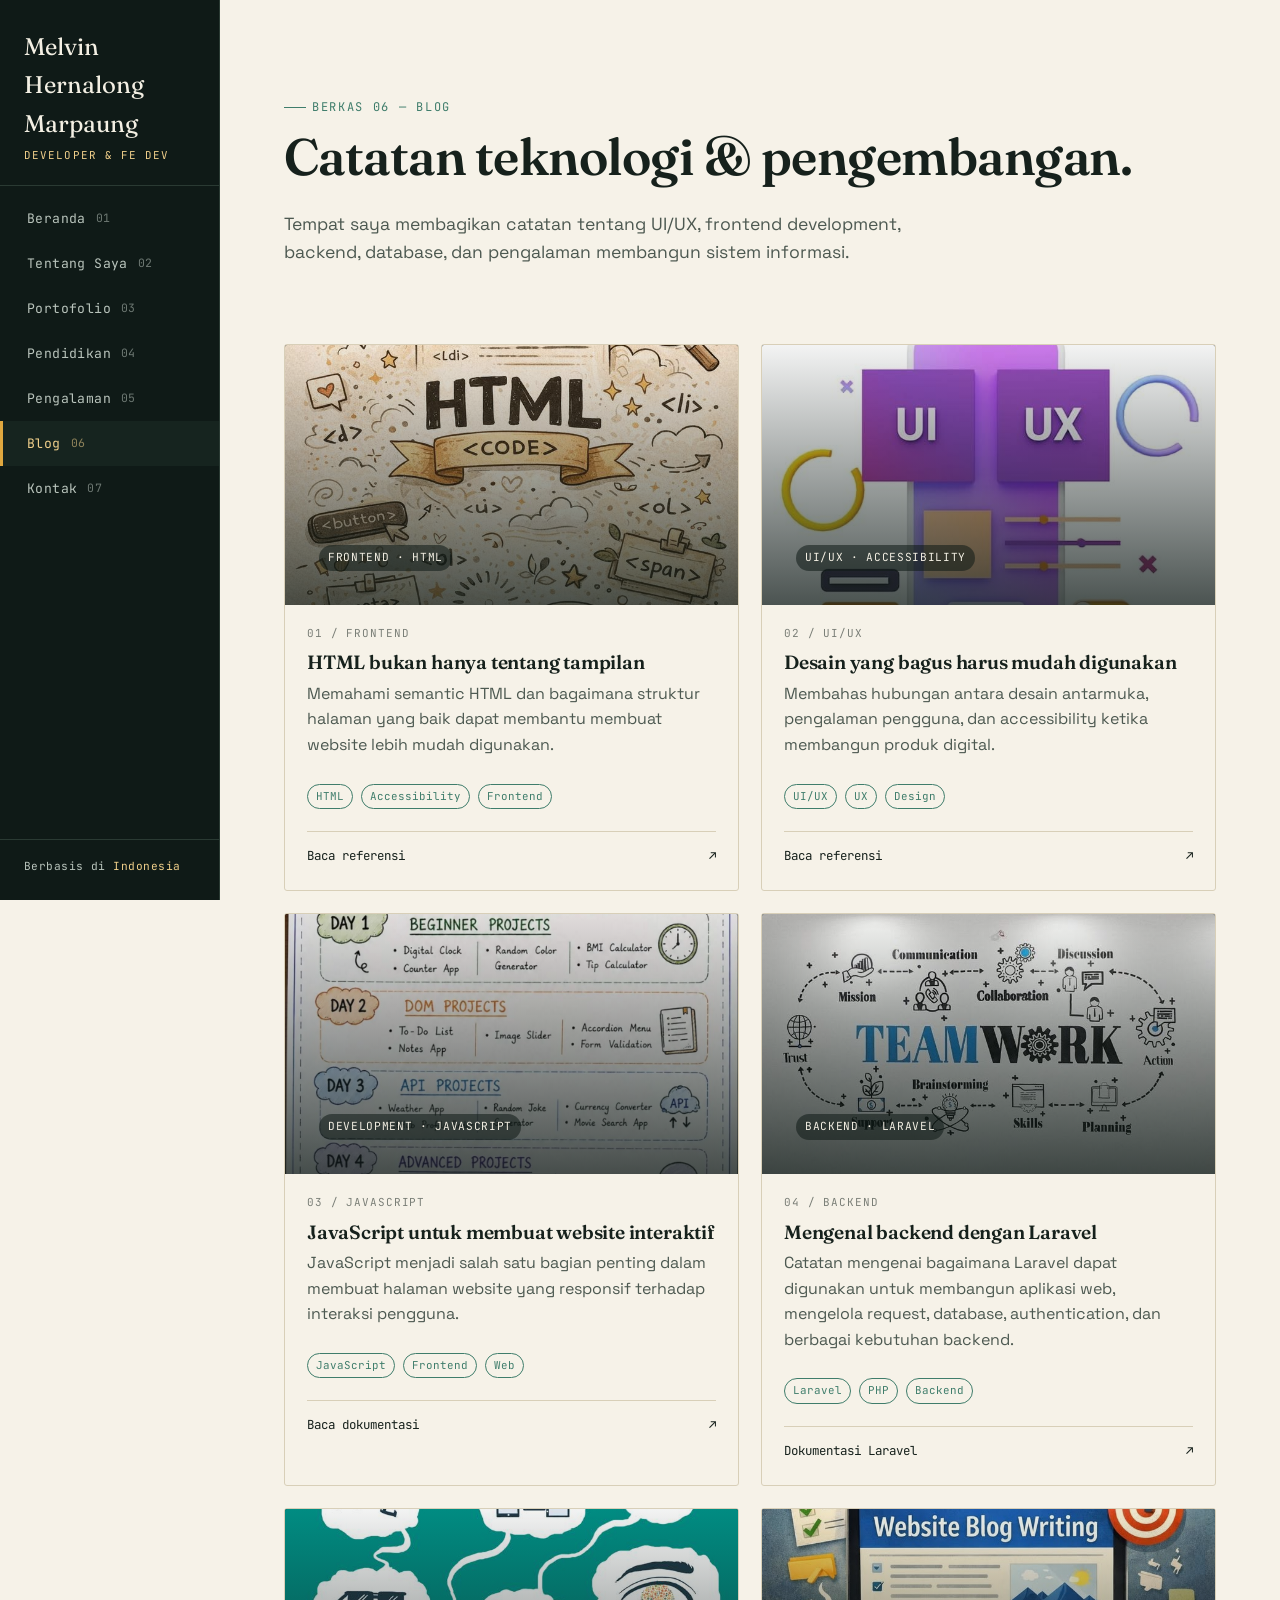
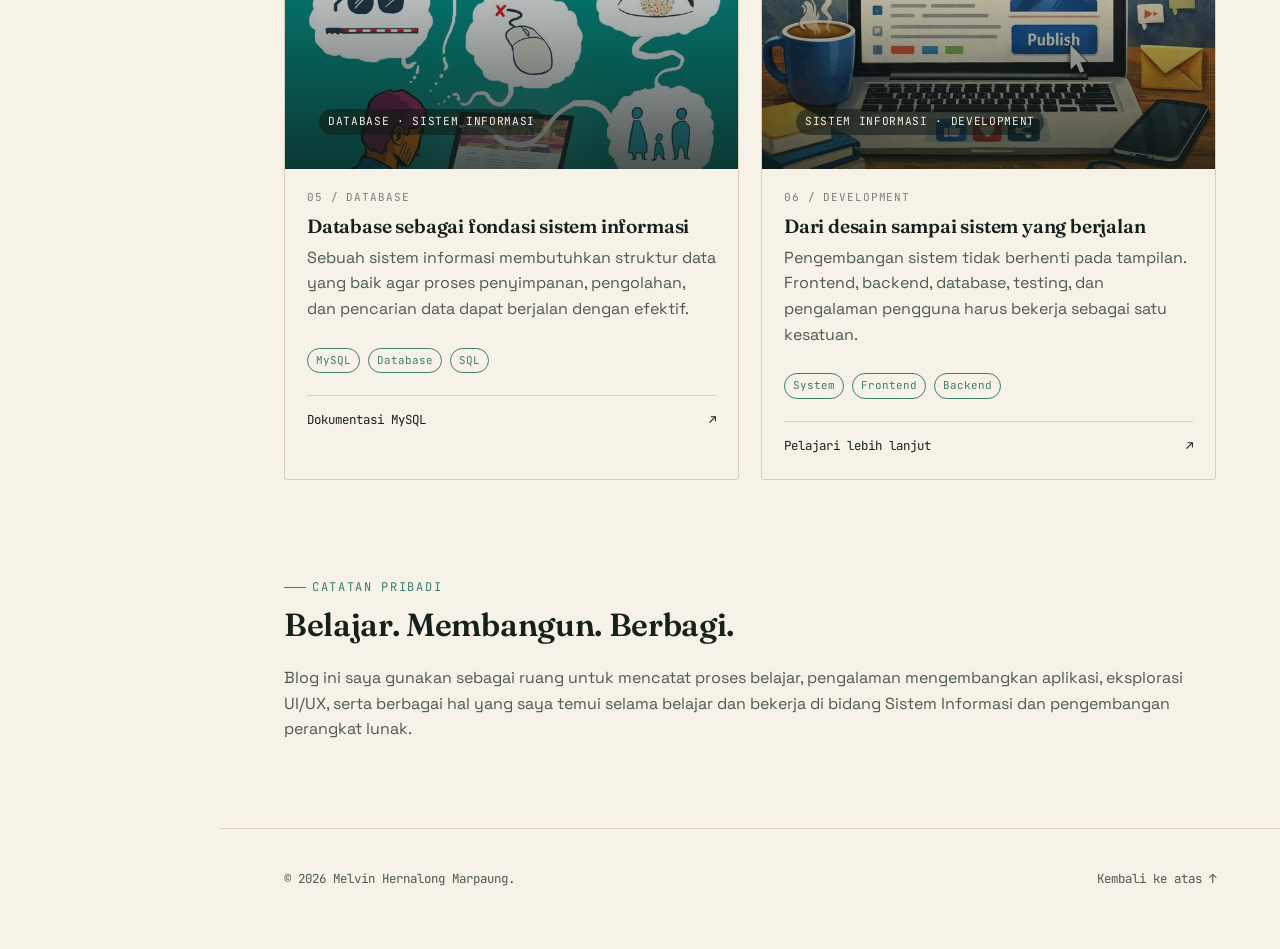
<file: blog.html>
<!DOCTYPE html>

<html lang="id">

<head>
    <meta charset="UTF-8">
    <meta name="viewport" content="width=device-width, initial-scale=1.0">
    <title>Blog — Melvin Hernalong Marpaung</title>
    <!-- FAVICON -->
    <link rel="shortcut icon" href="images/favicon.ico" type="image/x-icon">
    <link rel="preconnect" href="https://fonts.googleapis.com">
    <link rel="preconnect" href="https://fonts.gstatic.com" crossorigin>

    <link href="https://fonts.googleapis.com/css2?family=Fraunces:ital,opsz,wght@0,9..144,400;0,9..144,600;1,9..144,500&family=Space+Grotesk:wght@400;500;600&family=JetBrains+Mono:wght@400;500&display=swap" rel="stylesheet">

    <link rel="stylesheet" href="css/style.css">

</head>

<body>


    <button class="navtoggle" aria-label="Buka menu" aria-expanded="false">
    <span></span>
</button>


    <div class="app">

        <!-- =========================
         NAVIGATION
    ========================== -->

        <nav class="tabnav">

            <div class="tabnav__brand">

                <div class="tabnav__brand-mark">
                    Melvin Hernalong Marpaung
                </div>

                <div class="tabnav__brand-role">
                    Developer &amp; FE Dev
                </div>

            </div>


            <ul class="tabnav__list">

                <li>
                    <a class="tabnav__link" href="index.html">
                    Beranda
                    <span class="tabnav__tag">01</span>
                </a>
                </li>

                <li>
                    <a class="tabnav__link" href="tentang.html">
                    Tentang Saya
                    <span class="tabnav__tag">02</span>
                </a>
                </li>

                <li>
                    <a class="tabnav__link" href="portofolio.html">
                    Portofolio
                    <span class="tabnav__tag">03</span>
                </a>
                </li>

                <li>
                    <a class="tabnav__link" href="pendidikan.html">
                    Pendidikan
                    <span class="tabnav__tag">04</span>
                </a>
                </li>

                <li>
                    <a class="tabnav__link" href="pengalaman.html">
                    Pengalaman
                    <span class="tabnav__tag">05</span>
                </a>
                </li>

                <li>
                    <a class="tabnav__link is-active" href="blog.html" aria-current="page">
                    Blog
                    <span class="tabnav__tag">06</span>
                </a>
                </li>

                <li>
                    <a class="tabnav__link" href="kontak.html">
                    Kontak
                    <span class="tabnav__tag">07</span>
                </a>
                </li>

            </ul>


            <div class="tabnav__foot">
                Berbasis di <span>Indonesia</span>
            </div>

        </nav>


        <!-- =========================
         MAIN CONTENT
    ========================== -->

        <main class="content">


            <!-- HEADER -->

            <div class="page-header">

                <span class="eyebrow">
                Berkas 06 — Blog
            </span>

                <h1>
                    Catatan teknologi &amp; pengembangan.
                </h1>

                <p class="lede">
                    Tempat saya membagikan catatan tentang UI/UX, frontend development, backend, database, dan pengalaman membangun sistem informasi.
                </p>

            </div>


            <!-- =========================
             BLOG GRID
        ========================== -->

            <section data-reveal>

                <div class="grid grid--2">


                    <!-- BLOG 01 -->

                    <a class="card blog-card" href="https://developer.mozilla.org/en-US/docs/Learn_web_development/Core/Accessibility/HTML" target="_blank" rel="noopener noreferrer">

                        <div class="card__media blog-card__media">

                            <img src="images/blog-html.jpg" alt="HTML dan accessibility">

                            <div class="blog-card__overlay">
                                <span class="blog-card__open">
                                ↗
                            </span>
                            </div>

                            <span>
                            Frontend · HTML
                        </span>

                        </div>


                        <div class="card__body">

                            <span class="blog-card__number">
                            01 / FRONTEND
                        </span>

                            <h3>
                                HTML bukan hanya tentang tampilan
                            </h3>

                            <p>
                                Memahami semantic HTML dan bagaimana struktur halaman yang baik dapat membantu membuat website lebih mudah digunakan.
                            </p>


                            <div class="card__tags">

                                <span>HTML</span>
                                <span>Accessibility</span>
                                <span>Frontend</span>

                            </div>


                            <div class="card__link">

                                <span>
                                Baca referensi
                            </span>

                                <span>
                                ↗
                            </span>

                            </div>

                        </div>

                    </a>



                    <!-- BLOG 02 -->

                    <a class="card blog-card" href="https://developer.mozilla.org/en-US/docs/Learn_web_development/Core/Accessibility" target="_blank" rel="noopener noreferrer">

                        <div class="card__media blog-card__media">

                            <img src="images/blog-ux.jpg" alt="UI UX dan accessibility">

                            <div class="blog-card__overlay">
                                <span class="blog-card__open">
                                ↗
                            </span>
                            </div>

                            <span>
                            UI/UX · Accessibility
                        </span>

                        </div>


                        <div class="card__body">

                            <span class="blog-card__number">
                            02 / UI/UX
                        </span>

                            <h3>
                                Desain yang bagus harus mudah digunakan
                            </h3>

                            <p>
                                Membahas hubungan antara desain antarmuka, pengalaman pengguna, dan accessibility ketika membangun produk digital.
                            </p>


                            <div class="card__tags">

                                <span>UI/UX</span>
                                <span>UX</span>
                                <span>Design</span>

                            </div>


                            <div class="card__link">

                                <span>
                                Baca referensi
                            </span>

                                <span>
                                ↗
                            </span>

                            </div>

                        </div>

                    </a>



                    <!-- BLOG 03 -->

                    <a class="card blog-card" href="https://developer.mozilla.org/en-US/docs/Web/JavaScript" target="_blank" rel="noopener noreferrer">

                        <div class="card__media blog-card__media">

                            <img src="images/blog-javascript.jpg" alt="JavaScript development">

                            <div class="blog-card__overlay">
                                <span class="blog-card__open">
                                ↗
                            </span>
                            </div>

                            <span>
                            Development · JavaScript
                        </span>

                        </div>


                        <div class="card__body">

                            <span class="blog-card__number">
                            03 / JAVASCRIPT
                        </span>

                            <h3>
                                JavaScript untuk membuat website interaktif
                            </h3>

                            <p>
                                JavaScript menjadi salah satu bagian penting dalam membuat halaman website yang responsif terhadap interaksi pengguna.
                            </p>


                            <div class="card__tags">

                                <span>JavaScript</span>
                                <span>Frontend</span>
                                <span>Web</span>

                            </div>


                            <div class="card__link">

                                <span>
                                Baca dokumentasi
                            </span>

                                <span>
                                ↗
                            </span>

                            </div>

                        </div>

                    </a>



                    <!-- BLOG 04 -->

                    <a class="card blog-card" href="https://laravel.com/docs" target="_blank" rel="noopener noreferrer">

                        <div class="card__media blog-card__media">

                            <img src="images/blog-web.jpg" alt="Laravel backend development">

                            <div class="blog-card__overlay">
                                <span class="blog-card__open">
                                ↗
                            </span>
                            </div>

                            <span>
                            Backend · Laravel
                        </span>

                        </div>


                        <div class="card__body">

                            <span class="blog-card__number">
                            04 / BACKEND
                        </span>

                            <h3>
                                Mengenal backend dengan Laravel
                            </h3>

                            <p>
                                Catatan mengenai bagaimana Laravel dapat digunakan untuk membangun aplikasi web, mengelola request, database, authentication, dan berbagai kebutuhan backend.
                            </p>


                            <div class="card__tags">

                                <span>Laravel</span>
                                <span>PHP</span>
                                <span>Backend</span>

                            </div>


                            <div class="card__link">

                                <span>
                                Dokumentasi Laravel
                            </span>

                                <span>
                                ↗
                            </span>

                            </div>

                        </div>

                    </a>



                    <!-- BLOG 05 -->

                    <a class="card blog-card" href="https://dev.mysql.com/doc/" target="_blank" rel="noopener noreferrer">

                        <div class="card__media blog-card__media">

                            <img src="images/blog-accessibility.jpg" alt="Database dan sistem informasi">

                            <div class="blog-card__overlay">
                                <span class="blog-card__open">
                                ↗
                            </span>
                            </div>

                            <span>
                            Database · Sistem Informasi
                        </span>

                        </div>


                        <div class="card__body">

                            <span class="blog-card__number">
                            05 / DATABASE
                        </span>

                            <h3>
                                Database sebagai fondasi sistem informasi
                            </h3>

                            <p>
                                Sebuah sistem informasi membutuhkan struktur data yang baik agar proses penyimpanan, pengolahan, dan pencarian data dapat berjalan dengan efektif.
                            </p>


                            <div class="card__tags">

                                <span>MySQL</span>
                                <span>Database</span>
                                <span>SQL</span>

                            </div>


                            <div class="card__link">

                                <span>
                                Dokumentasi MySQL
                            </span>

                                <span>
                                ↗
                            </span>

                            </div>

                        </div>

                    </a>



                    <!-- BLOG 06 -->

                    <a class="card blog-card" href="https://developer.mozilla.org/en-US/docs/Learn_web_development" target="_blank" rel="noopener noreferrer">

                        <div class="card__media blog-card__media">

                            <img src="images/ blog-development.jpg" alt="Web development dan sistem informasi">

                            <div class="blog-card__overlay">
                                <span class="blog-card__open">
                                ↗
                            </span>
                            </div>

                            <span>
                            Sistem Informasi · Development
                        </span>

                        </div>


                        <div class="card__body">

                            <span class="blog-card__number">
                            06 / DEVELOPMENT
                        </span>

                            <h3>
                                Dari desain sampai sistem yang berjalan
                            </h3>

                            <p>
                                Pengembangan sistem tidak berhenti pada tampilan. Frontend, backend, database, testing, dan pengalaman pengguna harus bekerja sebagai satu kesatuan.
                            </p>


                            <div class="card__tags">

                                <span>System</span>
                                <span>Frontend</span>
                                <span>Backend</span>

                            </div>


                            <div class="card__link">

                                <span>
                                Pelajari lebih lanjut
                            </span>

                                <span>
                                ↗
                            </span>

                            </div>

                        </div>

                    </a>


                </div>

            </section>


            <!-- =========================
             PERSONAL NOTE
        ========================== -->

            <section data-reveal>

                <span class="eyebrow">
                Catatan pribadi
            </span>

                <h2 class="section-title">
                    Belajar. Membangun. Berbagi.
                </h2>

                <p class="lede">
                    Blog ini saya gunakan sebagai ruang untuk mencatat proses belajar, pengalaman mengembangkan aplikasi, eksplorasi UI/UX, serta berbagai hal yang saya temui selama belajar dan bekerja di bidang Sistem Informasi dan pengembangan perangkat lunak.
                </p>

            </section>


            <!-- =========================
             FOOTER
        ========================== -->

            <footer class="site-footer">

                <span>
                © 2026 Melvin Hernalong Marpaung.
            
            </span>

                <a href="#">
                Kembali ke atas ↑
            </a>

            </footer>


        </main>

    </div>


    <script src="js/script.js"></script>


</body>

</html>
</file>
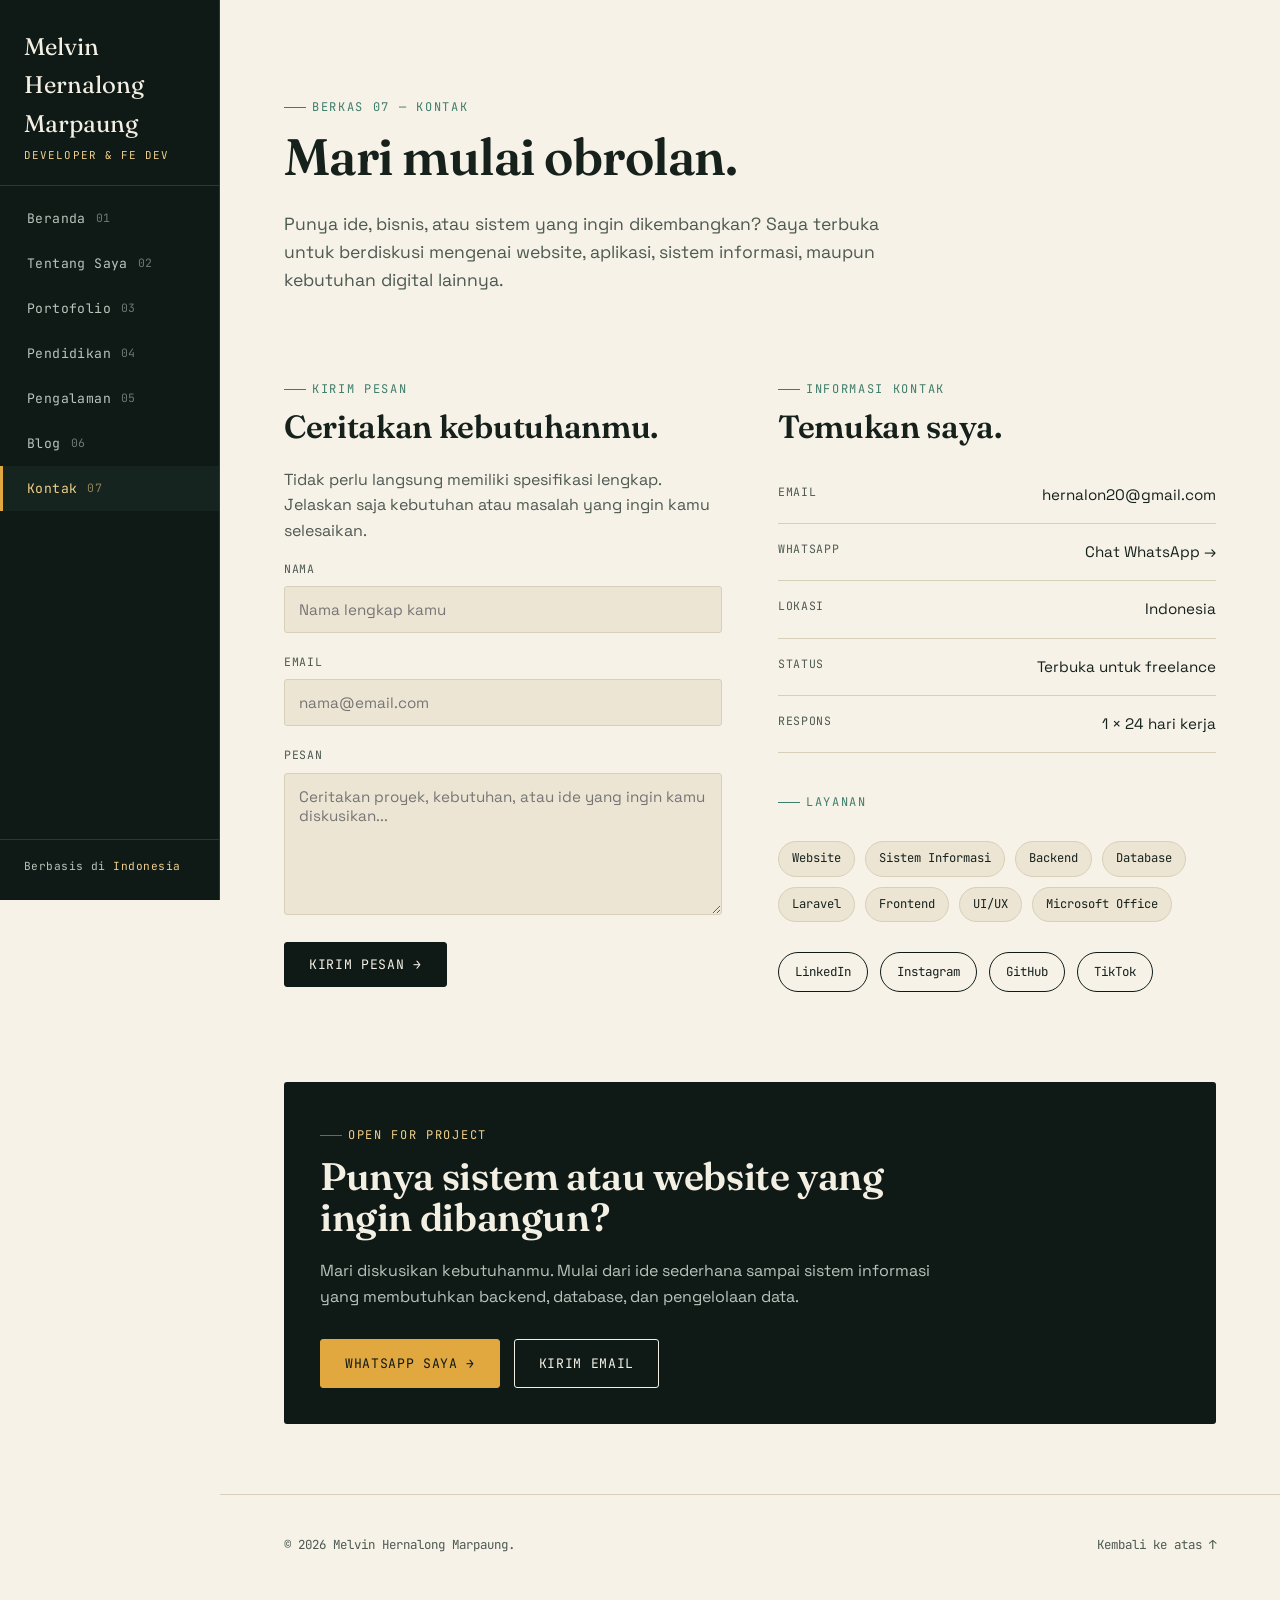
<file: kontak.html>
<!DOCTYPE html>
<html lang="id">

<head>

    <meta charset="UTF-8">

    <meta name="viewport" content="width=device-width, initial-scale=1.0">

    <title>Kontak — Melvin Hernalong Marpaung</title>
    <!-- FAVICON -->
    <link rel="shortcut icon" href="images/favicon.ico" type="image/x-icon">

    <!-- Google Fonts -->
    <link rel="preconnect" href="https://fonts.googleapis.com">

    <link rel="preconnect" href="https://fonts.gstatic.com" crossorigin>

    <link href="https://fonts.googleapis.com/css2?family=Fraunces:ital,opsz,wght@0,9..144,400;0,9..144,600;1,9..144,500&family=Space+Grotesk:wght@400;500;600&family=JetBrains+Mono:wght@400;500&display=swap" rel="stylesheet">


    <!-- CSS -->
    <link rel="stylesheet" href="css/style.css">

</head>


<body>


    <!-- =====================================================
         MOBILE NAV
         ===================================================== -->

    <button class="navtoggle" aria-label="Buka menu" aria-expanded="false" type="button">

        <span></span>

    </button>



    <div class="app">


        <!-- =====================================================
             SIDEBAR
             ===================================================== -->

        <nav class="tabnav">


            <!-- BRAND -->

            <div class="tabnav__brand">

                <div class="tabnav__brand-mark">
                    Melvin Hernalong Marpaung
                </div>


                <div class="tabnav__brand-role">
                    Developer &amp; FE Dev
                </div>

            </div>



            <!-- MENU -->

            <ul class="tabnav__list">


                <li>

                    <a class="tabnav__link" href="index.html">

                        Beranda

                        <span class="tabnav__tag">
                            01
                        </span>

                    </a>

                </li>



                <li>

                    <a class="tabnav__link" href="tentang.html">

                        Tentang Saya

                        <span class="tabnav__tag">
                            02
                        </span>

                    </a>

                </li>



                <li>

                    <a class="tabnav__link" href="portofolio.html">

                        Portofolio

                        <span class="tabnav__tag">
                            03
                        </span>

                    </a>

                </li>



                <li>

                    <a class="tabnav__link" href="pendidikan.html">

                        Pendidikan

                        <span class="tabnav__tag">
                            04
                        </span>

                    </a>

                </li>



                <li>

                    <a class="tabnav__link" href="pengalaman.html">

                        Pengalaman

                        <span class="tabnav__tag">
                            05
                        </span>

                    </a>

                </li>



                <li>

                    <a class="tabnav__link" href="blog.html">

                        Blog

                        <span class="tabnav__tag">
                            06
                        </span>

                    </a>

                </li>



                <li>

                    <a class="tabnav__link" href="kontak.html">

                        Kontak

                        <span class="tabnav__tag">
                            07
                        </span>

                    </a>

                </li>


            </ul>



            <!-- FOOTER SIDEBAR -->

            <div class="tabnav__foot">

                Berbasis di
                <span>Indonesia</span>

            </div>


        </nav>



        <!-- =====================================================
             CONTENT
             ===================================================== -->

        <main class="content">


            <!-- =================================================
                 HEADER
                 ================================================= -->

            <div class="page-header">


                <span class="eyebrow">

                    Berkas 07 — Kontak

                </span>


                <h1>

                    Mari mulai obrolan.

                </h1>


                <p class="lede">

                    Punya ide, bisnis, atau sistem yang ingin dikembangkan? Saya terbuka untuk berdiskusi mengenai website, aplikasi, sistem informasi, maupun kebutuhan digital lainnya.

                </p>


            </div>



            <!-- =================================================
                 CONTACT
                 ================================================= -->

            <section data-reveal>


                <div class="contact__layout">


                    <!-- =================================================
                         FORM
                         ================================================= -->

                    <div>


                        <span class="eyebrow">

                            Kirim pesan

                        </span>


                        <h2 class="section-title">

                            Ceritakan kebutuhanmu.

                        </h2>


                        <p>

                            Tidak perlu langsung memiliki spesifikasi lengkap. Jelaskan saja kebutuhan atau masalah yang ingin kamu selesaikan.

                        </p>



                        <!-- FORMSPREE -->

                        <form id="contact-form" action="https://formspree.io/f/xwlebwrv" method="POST">

                            <div class="field">

                                <label for="name">
            Nama
        </label>

                                <input type="text" id="name" name="name" placeholder="Nama lengkap kamu" autocomplete="name" required>

                            </div>


                            <div class="field">

                                <label for="email">
            Email
        </label>

                                <input type="email" id="email" name="email" placeholder="nama@email.com" autocomplete="email" required>

                            </div>


                            <div class="field">

                                <label for="message">
            Pesan
        </label>

                                <textarea id="message" name="message" rows="6" placeholder="Ceritakan proyek, kebutuhan, atau ide yang ingin kamu diskusikan..." required></textarea>

                            </div>


                            <input type="hidden" name="_subject" value="Pesan baru dari website portfolio Melvin">


                            <button type="submit" id="contact-submit" class="btn btn--primary">
        Kirim Pesan →
    </button>


                            <p class="form-msg" role="status" aria-live="polite"></p>

                        </form>

                    </div>



                    <!-- =================================================
                         CONTACT INFORMATION
                         ================================================= -->

                    <div>


                        <span class="eyebrow">

                            Informasi kontak

                        </span>


                        <h2 class="section-title">

                            Temukan saya.

                        </h2>



                        <!-- EMAIL -->

                        <div class="contact-info__item">

                            <span>
            Email
        </span>

                            <a href="mailto:hernalon20@gmail.com">
            hernalon20@gmail.com
        </a>

                        </div>



                        <!-- WHATSAPP -->

                        <div class="contact-info__item">


                            <span>
                                WhatsApp
                            </span>


                            <!--
                            GANTI NOMOR-WA-KAMU
                            dengan nomor WhatsApp kamu.

                            Contoh:
                            https://wa.me/6281234567890
                            -->

                            <a href="https://wa.me/6289638688451" target="_blank" rel="noopener noreferrer">

                                Chat WhatsApp →

                            </a>


                        </div>



                        <!-- LOCATION -->

                        <div class="contact-info__item">


                            <span>
                                Lokasi
                            </span>


                            <span>
                                Indonesia
                            </span>


                        </div>



                        <!-- STATUS -->

                        <div class="contact-info__item">


                            <span>
                                Status
                            </span>


                            <span>
                                Terbuka untuk freelance
                            </span>


                        </div>



                        <!-- RESPONSE -->

                        <div class="contact-info__item">


                            <span>
                                Respons
                            </span>


                            <span>
                                1 × 24 hari kerja
                            </span>


                        </div>



                        <!-- =================================================
                             SERVICES
                             ================================================= -->

                        <div style="margin-top:32px;">


                            <span class="eyebrow">

                                Layanan

                            </span>


                            <div class="skills">


                                <span>
                                    Website
                                </span>


                                <span>
                                    Sistem Informasi
                                </span>


                                <span>
                                    Backend
                                </span>


                                <span>
                                    Database
                                </span>


                                <span>
                                    Laravel
                                </span>


                                <span>
                                    Frontend
                                </span>


                                <span>
                                    UI/UX
                                </span>


                                <span>
                                    Microsoft Office
                                </span>


                            </div>


                        </div>



                        <!-- =================================================
                             SOCIAL MEDIA
                             ================================================= -->

                        <div class="socials" style="margin-top:30px;">


                            <!-- LINKEDIN -->

                            <a href="https://www.linkedin.com/in/melvin-marpaung-014b51303" target="_blank" rel="noopener noreferrer">
            LinkedIn
        </a>
                            <!-- INSTAGRAM -->

                            <a href="https://www.instagram.com/melvin_hernalon20" target="_blank" rel="noopener noreferrer">
            Instagram
        </a>


                            <!-- GITHUB -->

                            <a href="https://github.com/Melvinhiaja" target="_blank" rel="noopener noreferrer">
            GitHub
        </a>



                            <!-- TIKTOK -->

                            <a href="https://www.tiktok.com/@_vicariusfiliidei" target="_blank" rel="noopener noreferrer">
            TikTok
        </a>


                        </div>


                    </div>


                </div>


            </section>



            <!-- =================================================
                 CTA
                 ================================================= -->

            <section data-reveal>


                <div style="
                        background:var(--ink);
                        color:var(--text-light);
                        padding:36px;
                        border-radius:var(--radius);
                        position:relative;
                        overflow:hidden;
                    ">


                    <span class="eyebrow" style="color:var(--gold-soft);">

                        Open for project

                    </span>



                    <h2 style="
                            color:var(--text-light);
                            font-size:clamp(1.8rem,3vw,2.6rem);
                            max-width:650px;
                        ">

                        Punya sistem atau website yang ingin dibangun?

                    </h2>



                    <p style="
                            color:var(--text-light-muted);
                            max-width:620px;
                        ">

                        Mari diskusikan kebutuhanmu. Mulai dari ide sederhana sampai sistem informasi yang membutuhkan backend, database, dan pengelolaan data.

                    </p>



                    <div class="hero__cta">


                        <!-- WHATSAPP CTA -->

                        <a href="https://wa.me/6289638688451" target="_blank" rel="noopener noreferrer" class="btn btn--primary" style="
                                background:var(--gold);
                                border-color:var(--gold);
                                color:var(--ink);
                            ">

                            WhatsApp Saya →

                        </a>



                        <!-- EMAIL CTA -->

                        <a href="mailto:hernalon20@gmail.com" class="btn" style="
                                border-color:var(--text-light);
                                color:var(--text-light);
                            ">

                            Kirim Email

                        </a>


                    </div>


                </div>


            </section>



            <!-- =================================================
                 FOOTER
                 ================================================= -->

            <footer class="site-footer">


                <span>

                    © 2026 Melvin Hernalong Marpaung.

                </span>


                <a href="#">

                    Kembali ke atas ↑

                </a>


            </footer>


        </main>


    </div>



    <!-- =====================================================
         JAVASCRIPT
         ===================================================== -->

    <script src="js/script.js"></script>


</body>

</html>
</file>
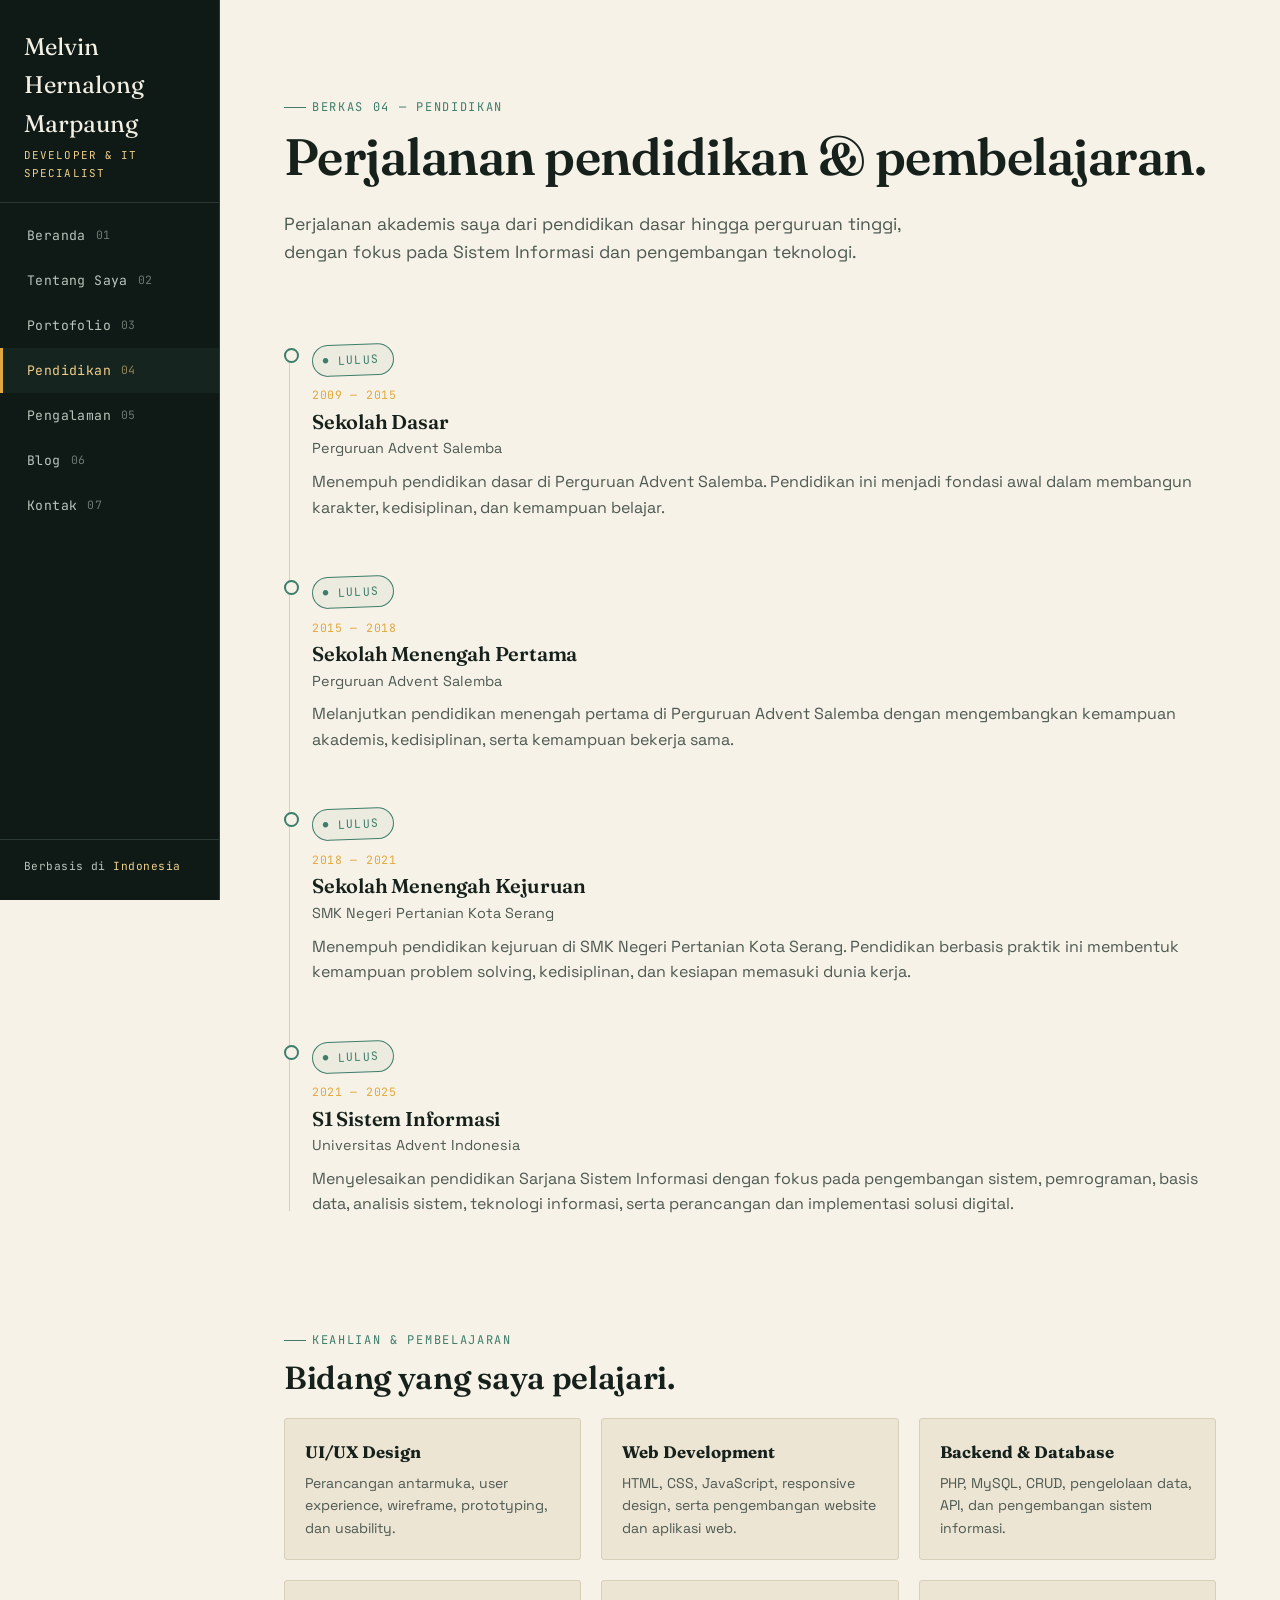
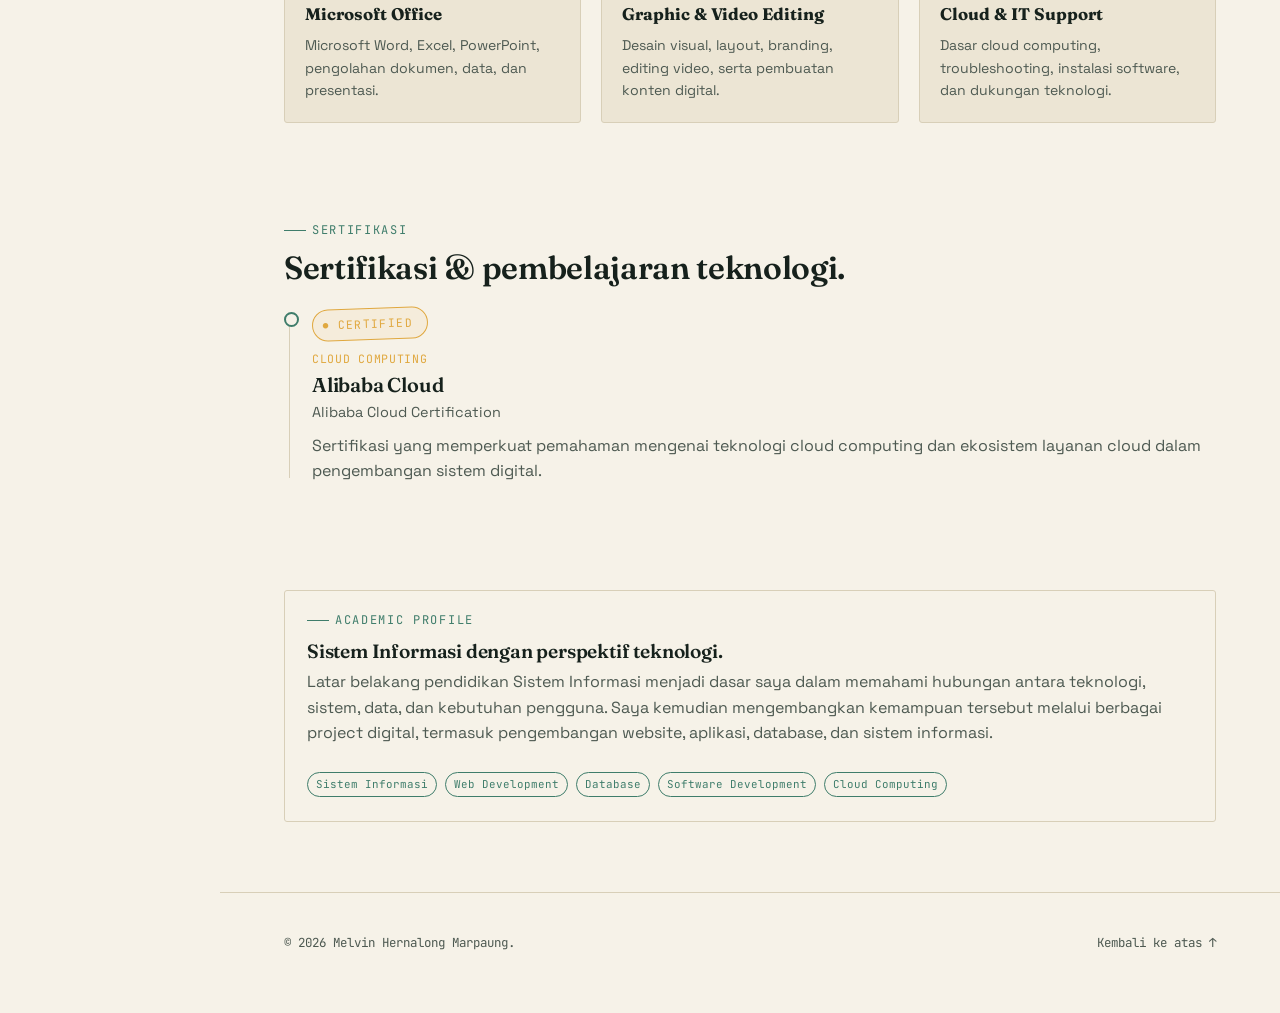
<file: pendidikan.html>
<!DOCTYPE html>
<html lang="id">

<head>
    <meta charset="UTF-8">
    <meta name="viewport" content="width=device-width, initial-scale=1.0">

    <title>Pendidikan — Melvin Hernalong Marpaung</title>
    <!-- FAVICON -->
    <link rel="shortcut icon" href="images/favicon.ico" type="image/x-icon">
    <link rel="preconnect" href="https://fonts.googleapis.com">
    <link rel="preconnect" href="https://fonts.gstatic.com" crossorigin>

    <link href="https://fonts.googleapis.com/css2?family=Fraunces:ital,opsz,wght@0,9..144,400;0,9..144,600;1,9..144,500&family=Space+Grotesk:wght@400;500;600&family=JetBrains+Mono:wght@400;500&display=swap" rel="stylesheet">

    <link rel="stylesheet" href="css/style.css">
</head>

<body>

    <!-- MOBILE NAVIGATION -->
    <button class="navtoggle" aria-label="Buka menu" aria-expanded="false">
        <span></span>
    </button>

    <div class="app">

        <!-- SIDEBAR -->
        <nav class="tabnav">

            <div class="tabnav__brand">
                <div class="tabnav__brand-mark">
                    Melvin Hernalong Marpaung
                </div>

                <div class="tabnav__brand-role">
                    Developer &amp; IT Specialist
                </div>
            </div>

            <ul class="tabnav__list">

                <li>
                    <a class="tabnav__link" href="index.html">
                        Beranda
                        <span class="tabnav__tag">01</span>
                    </a>
                </li>

                <li>
                    <a class="tabnav__link" href="tentang.html">
                        Tentang Saya
                        <span class="tabnav__tag">02</span>
                    </a>
                </li>

                <li>
                    <a class="tabnav__link" href="portofolio.html">
                        Portofolio
                        <span class="tabnav__tag">03</span>
                    </a>
                </li>

                <li>
                    <a class="tabnav__link" href="pendidikan.html">
                        Pendidikan
                        <span class="tabnav__tag">04</span>
                    </a>
                </li>

                <li>
                    <a class="tabnav__link" href="pengalaman.html">
                        Pengalaman
                        <span class="tabnav__tag">05</span>
                    </a>
                </li>

                <li>
                    <a class="tabnav__link" href="blog.html">
                        Blog
                        <span class="tabnav__tag">06</span>
                    </a>
                </li>

                <li>
                    <a class="tabnav__link" href="kontak.html">
                        Kontak
                        <span class="tabnav__tag">07</span>
                    </a>
                </li>

            </ul>

            <div class="tabnav__foot">
                Berbasis di <span>Indonesia</span>
            </div>

        </nav>


        <!-- MAIN CONTENT -->
        <main class="content">

            <!-- HEADER -->
            <div class="page-header">

                <span class="eyebrow">
                    Berkas 04 — Pendidikan
                </span>

                <h1>
                    Perjalanan pendidikan &amp; pembelajaran.
                </h1>

                <p class="lede">
                    Perjalanan akademis saya dari pendidikan dasar hingga perguruan tinggi, dengan fokus pada Sistem Informasi dan pengembangan teknologi.
                </p>

            </div>


            <!-- EDUCATION TIMELINE -->
            <section data-reveal>

                <div class="timeline">

                    <!-- SD -->
                    <div class="timeline__item">

                        <span class="stamp" style="margin-bottom:10px;">
            Lulus
        </span>

                        <span class="timeline__period">
            2009 — 2015
        </span>

                        <h3>
                            Sekolah Dasar
                        </h3>

                        <span class="timeline__org">
            Perguruan Advent Salemba
        </span>

                        <p>
                            Menempuh pendidikan dasar di Perguruan Advent Salemba. Pendidikan ini menjadi fondasi awal dalam membangun karakter, kedisiplinan, dan kemampuan belajar.
                        </p>

                    </div>


                    <!-- SMP -->
                    <div class="timeline__item">

                        <span class="stamp" style="margin-bottom:10px;">
            Lulus
        </span>

                        <span class="timeline__period">
            2015 — 2018
        </span>

                        <h3>
                            Sekolah Menengah Pertama
                        </h3>

                        <span class="timeline__org">
            Perguruan Advent Salemba
        </span>

                        <p>
                            Melanjutkan pendidikan menengah pertama di Perguruan Advent Salemba dengan mengembangkan kemampuan akademis, kedisiplinan, serta kemampuan bekerja sama.
                        </p>

                    </div>


                    <!-- SMK -->
                    <div class="timeline__item">

                        <span class="stamp" style="margin-bottom:10px;">
            Lulus
        </span>

                        <span class="timeline__period">
            2018 — 2021
        </span>

                        <h3>
                            Sekolah Menengah Kejuruan
                        </h3>

                        <span class="timeline__org">
            SMK Negeri Pertanian Kota Serang
        </span>

                        <p>
                            Menempuh pendidikan kejuruan di SMK Negeri Pertanian Kota Serang. Pendidikan berbasis praktik ini membentuk kemampuan problem solving, kedisiplinan, dan kesiapan memasuki dunia kerja.
                        </p>

                    </div>


                    <!-- KULIAH -->
                    <div class="timeline__item">

                        <span class="stamp" style="margin-bottom:10px;">
            Lulus
        </span>

                        <span class="timeline__period">
            2021 — 2025
        </span>

                        <h3>
                            S1 Sistem Informasi
                        </h3>

                        <span class="timeline__org">
            Universitas Advent Indonesia
        </span>

                        <p>
                            Menyelesaikan pendidikan Sarjana Sistem Informasi dengan fokus pada pengembangan sistem, pemrograman, basis data, analisis sistem, teknologi informasi, serta perancangan dan implementasi solusi digital.
                        </p>

                    </div>

                </div>

            </section>


            <!-- EDUCATION FOCUS -->
            <section data-reveal>

                <span class="eyebrow">
        Keahlian &amp; Pembelajaran
    </span>

                <h2 class="section-title">
                    Bidang yang saya pelajari.
                </h2>

                <div class="values">

                    <div class="v">
                        <b>UI/UX Design</b>
                        <p>
                            Perancangan antarmuka, user experience, wireframe, prototyping, dan usability.
                        </p>
                    </div>

                    <div class="v">
                        <b>Web Development</b>
                        <p>
                            HTML, CSS, JavaScript, responsive design, serta pengembangan website dan aplikasi web.
                        </p>
                    </div>

                    <div class="v">
                        <b>Backend &amp; Database</b>
                        <p>
                            PHP, MySQL, CRUD, pengelolaan data, API, dan pengembangan sistem informasi.
                        </p>
                    </div>

                    <div class="v">
                        <b>Microsoft Office</b>
                        <p>
                            Microsoft Word, Excel, PowerPoint, pengolahan dokumen, data, dan presentasi.
                        </p>
                    </div>

                    <div class="v">
                        <b>Graphic &amp; Video Editing</b>
                        <p>
                            Desain visual, layout, branding, editing video, serta pembuatan konten digital.
                        </p>
                    </div>

                    <div class="v">
                        <b>Cloud &amp; IT Support</b>
                        <p>
                            Dasar cloud computing, troubleshooting, instalasi software, dan dukungan teknologi.
                        </p>
                    </div>

                </div>

            </section>


            <!-- CERTIFICATION -->
            <section data-reveal>

                <span class="eyebrow">
                    Sertifikasi
                </span>

                <h2 class="section-title">
                    Sertifikasi &amp; pembelajaran teknologi.
                </h2>


                <div class="timeline">

                    <div class="timeline__item">

                        <span class="stamp stamp--gold" style="margin-bottom:10px;">
                            Certified
                        </span>

                        <span class="timeline__period">
                            Cloud Computing
                        </span>

                        <h3>
                            Alibaba Cloud
                        </h3>

                        <span class="timeline__org">
                            Alibaba Cloud Certification
                        </span>

                        <p>
                            Sertifikasi yang memperkuat pemahaman mengenai teknologi cloud computing dan ekosistem layanan cloud dalam pengembangan sistem digital.
                        </p>

                    </div>

                </div>

            </section>


            <!-- SUMMARY -->
            <section data-reveal>

                <div class="card">

                    <div class="card__body">

                        <span class="eyebrow">
                            Academic Profile
                        </span>

                        <h3>
                            Sistem Informasi dengan perspektif teknologi.
                        </h3>

                        <p>
                            Latar belakang pendidikan Sistem Informasi menjadi dasar saya dalam memahami hubungan antara teknologi, sistem, data, dan kebutuhan pengguna. Saya kemudian mengembangkan kemampuan tersebut melalui berbagai project digital, termasuk pengembangan website,
                            aplikasi, database, dan sistem informasi.
                        </p>

                        <div class="card__tags">

                            <span>
                                Sistem Informasi
                            </span>

                            <span>
                                Web Development
                            </span>

                            <span>
                                Database
                            </span>

                            <span>
                                Software Development
                            </span>

                            <span>
                                Cloud Computing
                            </span>

                        </div>

                    </div>

                </div>

            </section>


            <!-- FOOTER -->
            <footer class="site-footer">

                <span>
                    © 2026 Melvin Hernalong Marpaung.
           
                </span>

                <span>
                               <a href="#">
                Kembali ke atas ↑
            </a>

                </span>

            </footer>

        </main>

    </div>


    <!-- JAVASCRIPT -->
    <script src="js/script.js"></script>

</body>

</html>
</file>
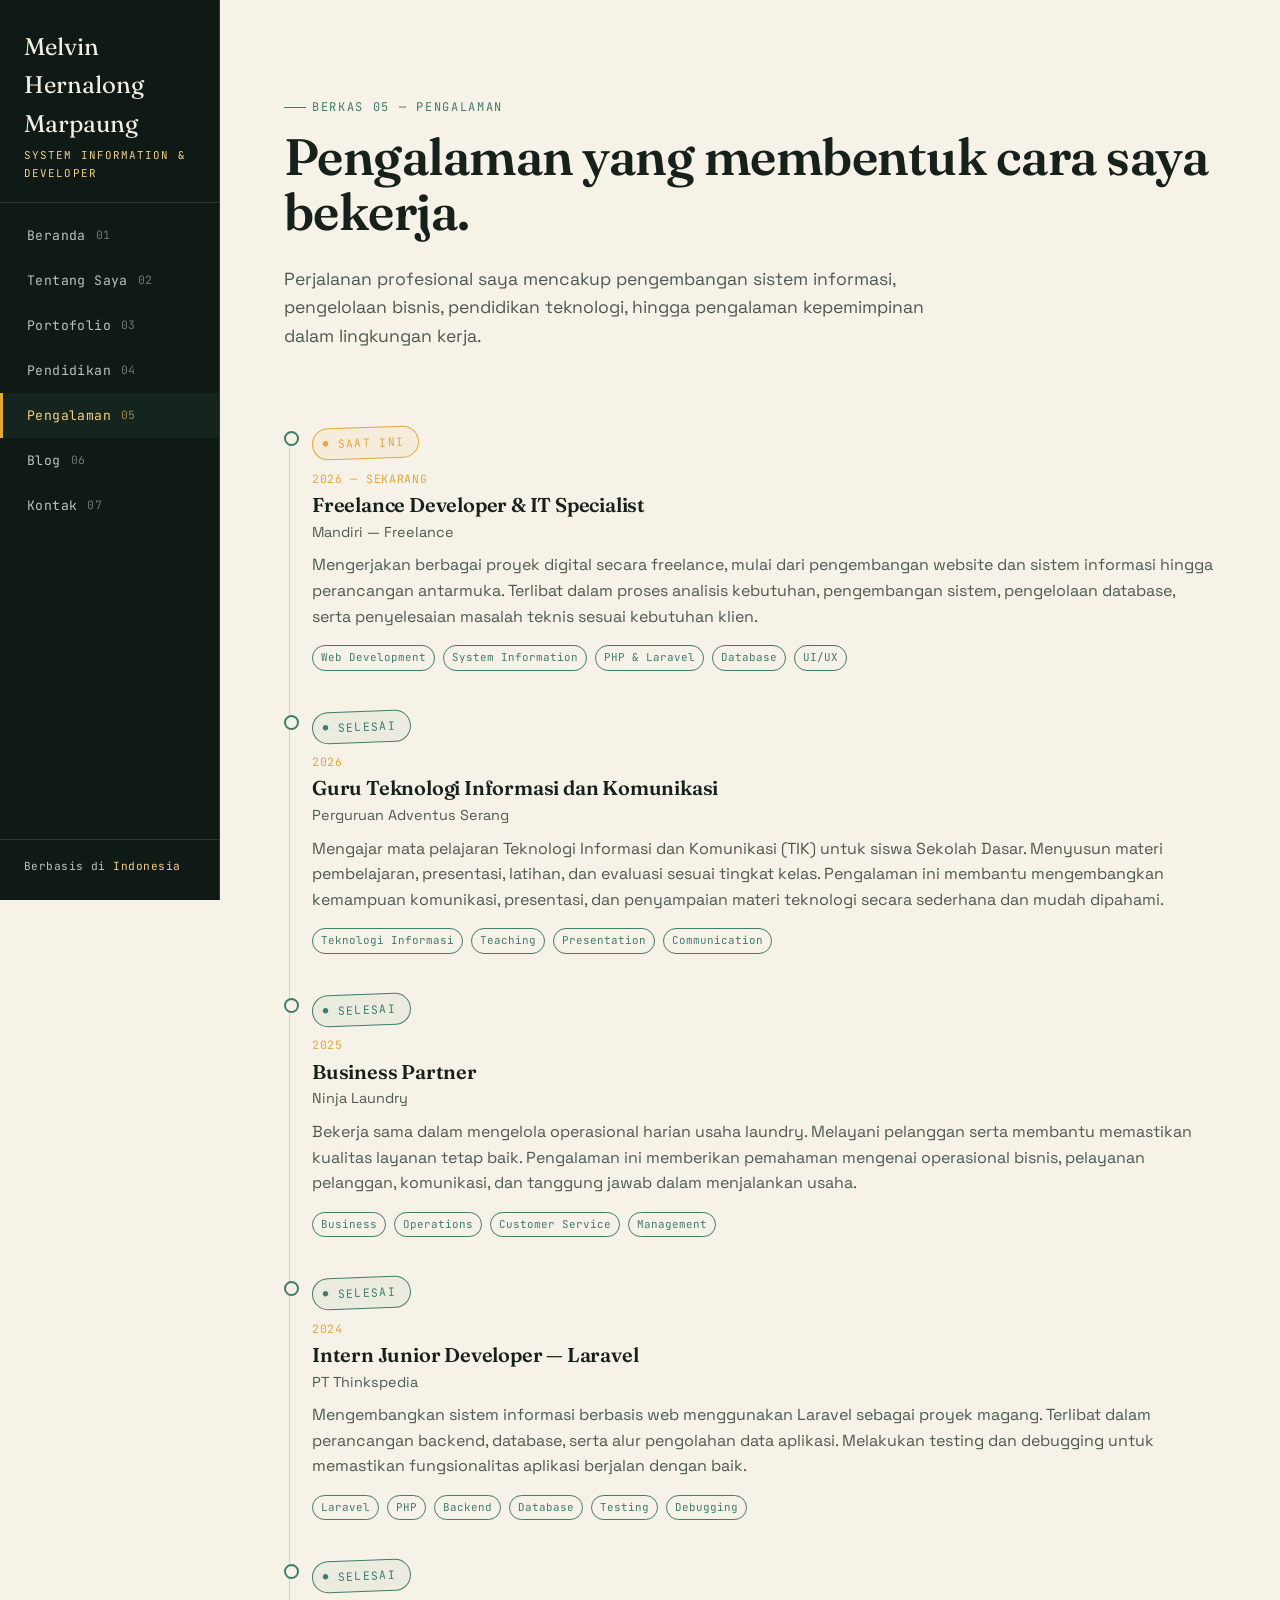
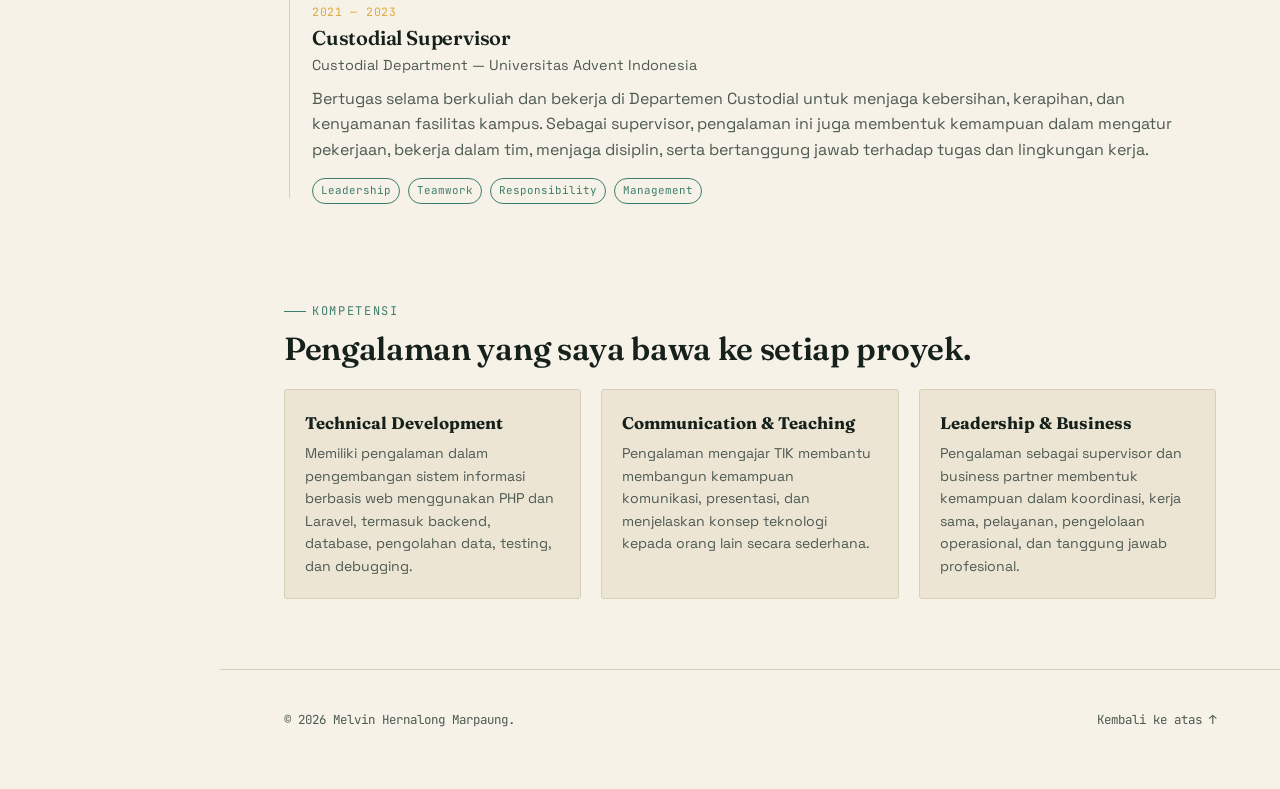
<file: pengalaman.html>
<!DOCTYPE html>

<html lang="id">

<head>
    <meta charset="UTF-8">
    <meta name="viewport" content="width=device-width, initial-scale=1.0">
    <title>Pengalaman — Melvin Hernalong Marpaung</title>
    <!-- FAVICON -->
    <link rel="shortcut icon" href="images/favicon.ico" type="image/x-icon">
    <link rel="preconnect" href="https://fonts.googleapis.com">
    <link rel="preconnect" href="https://fonts.gstatic.com" crossorigin>

    <link href="https://fonts.googleapis.com/css2?family=Fraunces:ital,opsz,wght@0,9..144,400;0,9..144,600;1,9..144,500&family=Space+Grotesk:wght@400;500;600&family=JetBrains+Mono:wght@400;500&display=swap" rel="stylesheet">

    <link rel="stylesheet" href="css/style.css">

</head>

<body>


    <!-- =========================
     MOBILE MENU
========================== -->
    <button class="navtoggle" aria-label="Buka menu" aria-expanded="false">
    <span></span>
</button>


    <div class="app">

        <!-- =========================
         NAVIGATION
    ========================== -->
        <nav class="tabnav">

            <div class="tabnav__brand">

                <div class="tabnav__brand-mark">
                    Melvin Hernalong Marpaung
                </div>

                <div class="tabnav__brand-role">
                    System Information &amp; Developer
                </div>

            </div>


            <ul class="tabnav__list">

                <li>
                    <a class="tabnav__link" href="index.html">
                    Beranda
                    <span class="tabnav__tag">01</span>
                </a>
                </li>

                <li>
                    <a class="tabnav__link" href="tentang.html">
                    Tentang Saya
                    <span class="tabnav__tag">02</span>
                </a>
                </li>

                <li>
                    <a class="tabnav__link" href="portofolio.html">
                    Portofolio
                    <span class="tabnav__tag">03</span>
                </a>
                </li>

                <li>
                    <a class="tabnav__link" href="pendidikan.html">
                    Pendidikan
                    <span class="tabnav__tag">04</span>
                </a>
                </li>

                <li>
                    <a class="tabnav__link" href="pengalaman.html">
                    Pengalaman
                    <span class="tabnav__tag">05</span>
                </a>
                </li>

                <li>
                    <a class="tabnav__link" href="blog.html">
                    Blog
                    <span class="tabnav__tag">06</span>
                </a>
                </li>

                <li>
                    <a class="tabnav__link" href="kontak.html">
                    Kontak
                    <span class="tabnav__tag">07</span>
                </a>
                </li>

            </ul>


            <div class="tabnav__foot">
                Berbasis di <span>Indonesia</span>
            </div>

        </nav>


        <!-- =========================
         MAIN CONTENT
    ========================== -->
        <main class="content">


            <!-- =========================
             PAGE HEADER
        ========================== -->
            <div class="page-header">

                <span class="eyebrow">
                Berkas 05 — Pengalaman
            </span>

                <h1>
                    Pengalaman yang membentuk cara saya bekerja.
                </h1>

                <p class="lede">
                    Perjalanan profesional saya mencakup pengembangan sistem informasi, pengelolaan bisnis, pendidikan teknologi, hingga pengalaman kepemimpinan dalam lingkungan kerja.
                </p>

            </div>


            <!-- =========================
             EXPERIENCE TIMELINE
        ========================== -->
            <section data-reveal>

                <div class="timeline">


                    <!-- =================================
                     1. FREELANCE — 2026
                ================================== -->
                    <div class="timeline__item">

                        <span class="stamp stamp--gold" style="margin-bottom:10px;">
                        Saat ini
                    </span>

                        <span class="timeline__period">
                        2026 — Sekarang
                    </span>

                        <h3>
                            Freelance Developer &amp; IT Specialist
                        </h3>

                        <span class="timeline__org">
                        Mandiri — Freelance
                    </span>

                        <p>
                            Mengerjakan berbagai proyek digital secara freelance, mulai dari pengembangan website dan sistem informasi hingga perancangan antarmuka. Terlibat dalam proses analisis kebutuhan, pengembangan sistem, pengelolaan database, serta penyelesaian masalah teknis
                            sesuai kebutuhan klien.
                        </p>

                        <div class="card__tags">

                            <span>Web Development</span>
                            <span>System Information</span>
                            <span>PHP &amp; Laravel</span>
                            <span>Database</span>
                            <span>UI/UX</span>

                        </div>

                    </div>


                    <!-- =================================
                     2. GURU TIK — 2026
                ================================== -->
                    <div class="timeline__item">

                        <span class="stamp" style="margin-bottom:10px;">
                        Selesai
                    </span>

                        <span class="timeline__period">
                        2026
                    </span>

                        <h3>
                            Guru Teknologi Informasi dan Komunikasi
                        </h3>

                        <span class="timeline__org">
                        Perguruan Adventus Serang
                    </span>

                        <p>
                            Mengajar mata pelajaran Teknologi Informasi dan Komunikasi (TIK) untuk siswa Sekolah Dasar. Menyusun materi pembelajaran, presentasi, latihan, dan evaluasi sesuai tingkat kelas. Pengalaman ini membantu mengembangkan kemampuan komunikasi, presentasi, dan
                            penyampaian materi teknologi secara sederhana dan mudah dipahami.
                        </p>

                        <div class="card__tags">

                            <span>Teknologi Informasi</span>
                            <span>Teaching</span>
                            <span>Presentation</span>
                            <span>Communication</span>

                        </div>

                    </div>


                    <!-- =================================
                     3. NINJA LAUNDRY — 2025
                ================================== -->
                    <div class="timeline__item">

                        <span class="stamp" style="margin-bottom:10px;">
                        Selesai
                    </span>

                        <span class="timeline__period">
                        2025
                    </span>

                        <h3>
                            Business Partner
                        </h3>

                        <span class="timeline__org">
                        Ninja Laundry
                    </span>

                        <p>
                            Bekerja sama dalam mengelola operasional harian usaha laundry. Melayani pelanggan serta membantu memastikan kualitas layanan tetap baik. Pengalaman ini memberikan pemahaman mengenai operasional bisnis, pelayanan pelanggan, komunikasi, dan tanggung jawab
                            dalam menjalankan usaha.
                        </p>

                        <div class="card__tags">

                            <span>Business</span>
                            <span>Operations</span>
                            <span>Customer Service</span>
                            <span>Management</span>

                        </div>

                    </div>


                    <!-- =================================
                     4. THINKSPEDIA — 2024
                ================================== -->
                    <div class="timeline__item">

                        <span class="stamp" style="margin-bottom:10px;">
                        Selesai
                    </span>

                        <span class="timeline__period">
                        2024
                    </span>

                        <h3>
                            Intern Junior Developer — Laravel
                        </h3>

                        <span class="timeline__org">
                        PT Thinkspedia
                    </span>

                        <p>
                            Mengembangkan sistem informasi berbasis web menggunakan Laravel sebagai proyek magang. Terlibat dalam perancangan backend, database, serta alur pengolahan data aplikasi. Melakukan testing dan debugging untuk memastikan fungsionalitas aplikasi berjalan
                            dengan baik.
                        </p>

                        <div class="card__tags">

                            <span>Laravel</span>
                            <span>PHP</span>
                            <span>Backend</span>
                            <span>Database</span>
                            <span>Testing</span>
                            <span>Debugging</span>

                        </div>

                    </div>


                    <!-- =================================
                     5. CUSTODIAL — 2021-2023
                ================================== -->
                    <div class="timeline__item">

                        <span class="stamp" style="margin-bottom:10px;">
                        Selesai
                    </span>

                        <span class="timeline__period">
                        2021 — 2023
                    </span>

                        <h3>
                            Custodial Supervisor
                        </h3>

                        <span class="timeline__org">
                        Custodial Department — Universitas Advent Indonesia
                    </span>

                        <p>
                            Bertugas selama berkuliah dan bekerja di Departemen Custodial untuk menjaga kebersihan, kerapihan, dan kenyamanan fasilitas kampus. Sebagai supervisor, pengalaman ini juga membentuk kemampuan dalam mengatur pekerjaan, bekerja dalam tim, menjaga disiplin,
                            serta bertanggung jawab terhadap tugas dan lingkungan kerja.
                        </p>

                        <div class="card__tags">

                            <span>Leadership</span>
                            <span>Teamwork</span>
                            <span>Responsibility</span>
                            <span>Management</span>

                        </div>

                    </div>


                </div>

            </section>


            <!-- =========================
             KOMPETENSI
        ========================== -->
            <section data-reveal>

                <span class="eyebrow">
                Kompetensi
            </span>

                <h2 class="section-title">
                    Pengalaman yang saya bawa ke setiap proyek.
                </h2>


                <div class="values">


                    <!-- Technical -->
                    <div class="v">

                        <b>
                        Technical Development
                    </b>

                        <p>
                            Memiliki pengalaman dalam pengembangan sistem informasi berbasis web menggunakan PHP dan Laravel, termasuk backend, database, pengolahan data, testing, dan debugging.
                        </p>

                    </div>


                    <!-- Communication -->
                    <div class="v">

                        <b>
                        Communication &amp; Teaching
                    </b>

                        <p>
                            Pengalaman mengajar TIK membantu membangun kemampuan komunikasi, presentasi, dan menjelaskan konsep teknologi kepada orang lain secara sederhana.
                        </p>

                    </div>


                    <!-- Leadership -->
                    <div class="v">

                        <b>
                        Leadership &amp; Business
                    </b>

                        <p>
                            Pengalaman sebagai supervisor dan business partner membentuk kemampuan dalam koordinasi, kerja sama, pelayanan, pengelolaan operasional, dan tanggung jawab profesional.
                        </p>

                    </div>

                </div>

            </section>


            <!-- =========================
             FOOTER
        ========================== -->
            <footer class="site-footer">

                <span>
                © 2026 Melvin Hernalong Marpaung.

            </span>

                <span>
                              <a href="#">
                Kembali ke atas ↑
            </a>

            </span>

            </footer>


        </main>

    </div>


    <!-- =========================
     JAVASCRIPT
========================== -->
    <script src="js/script.js"></script>


</body>

</html>
</file>
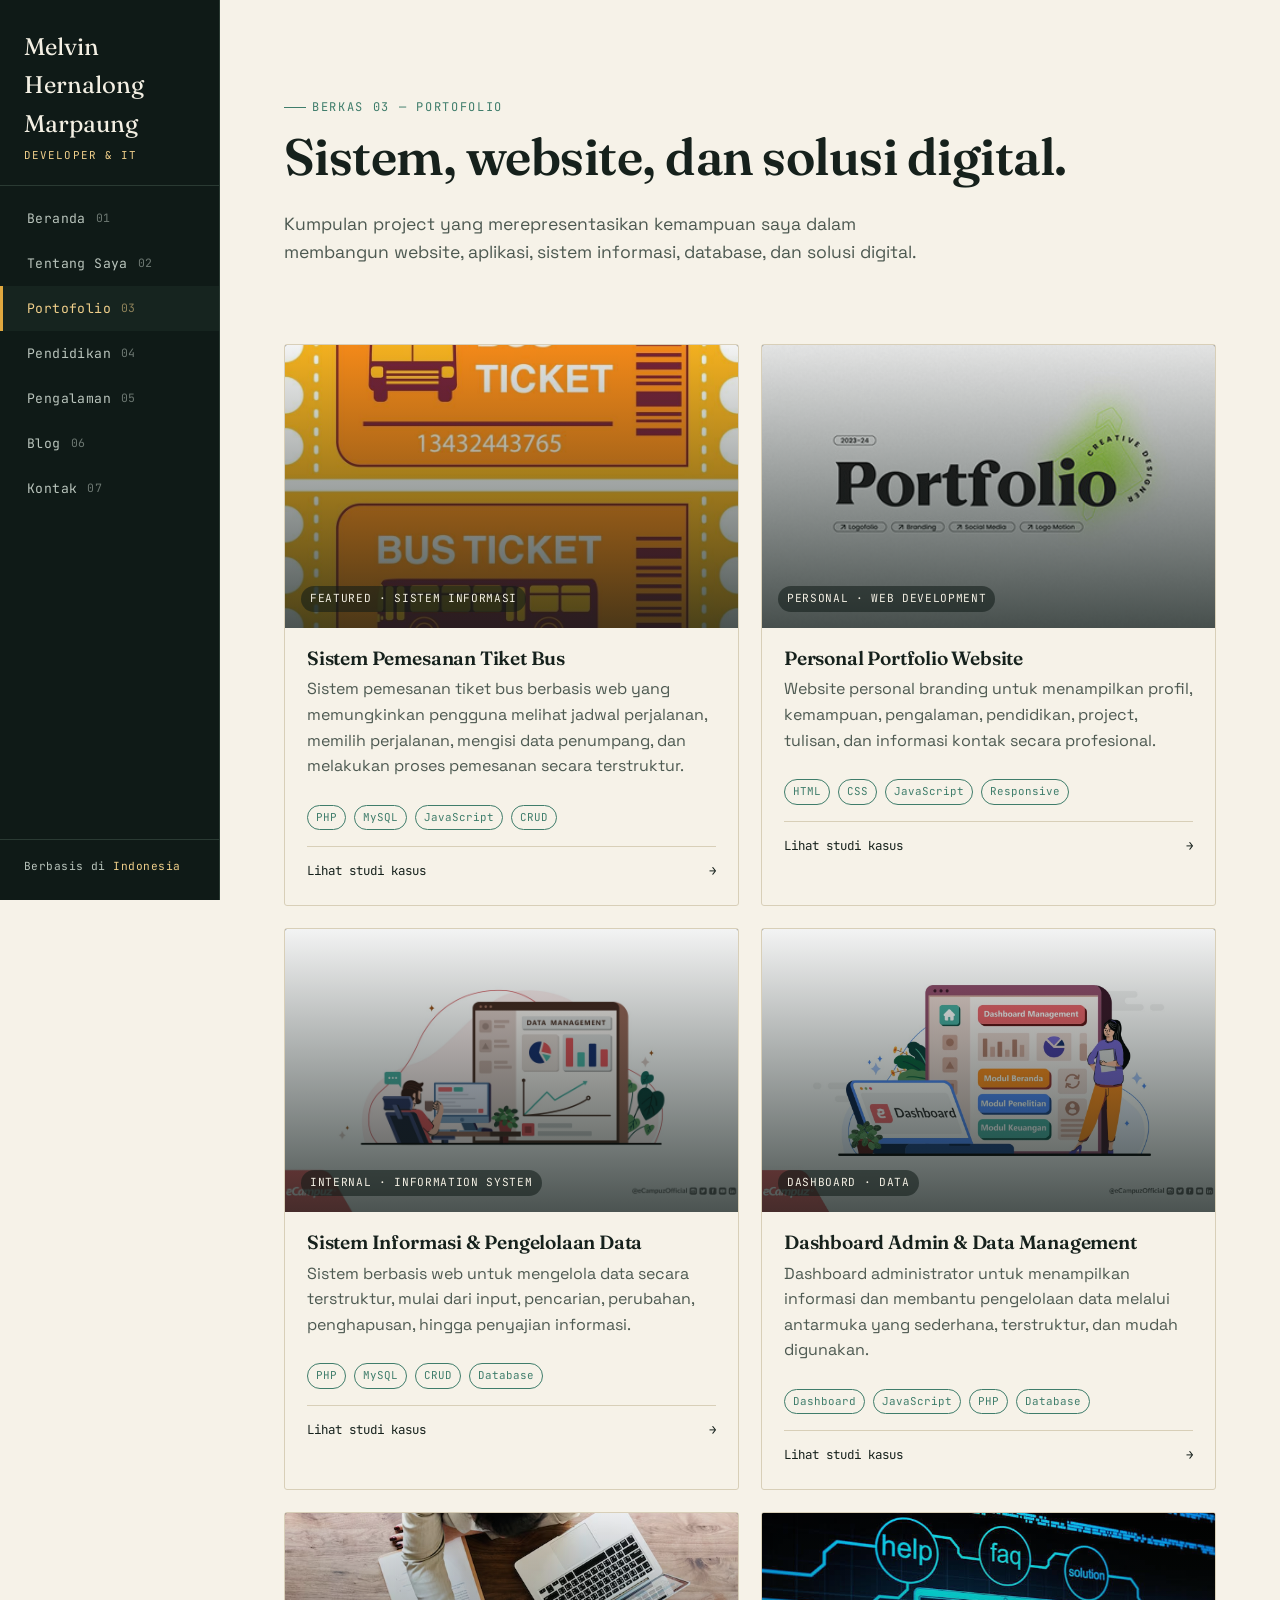
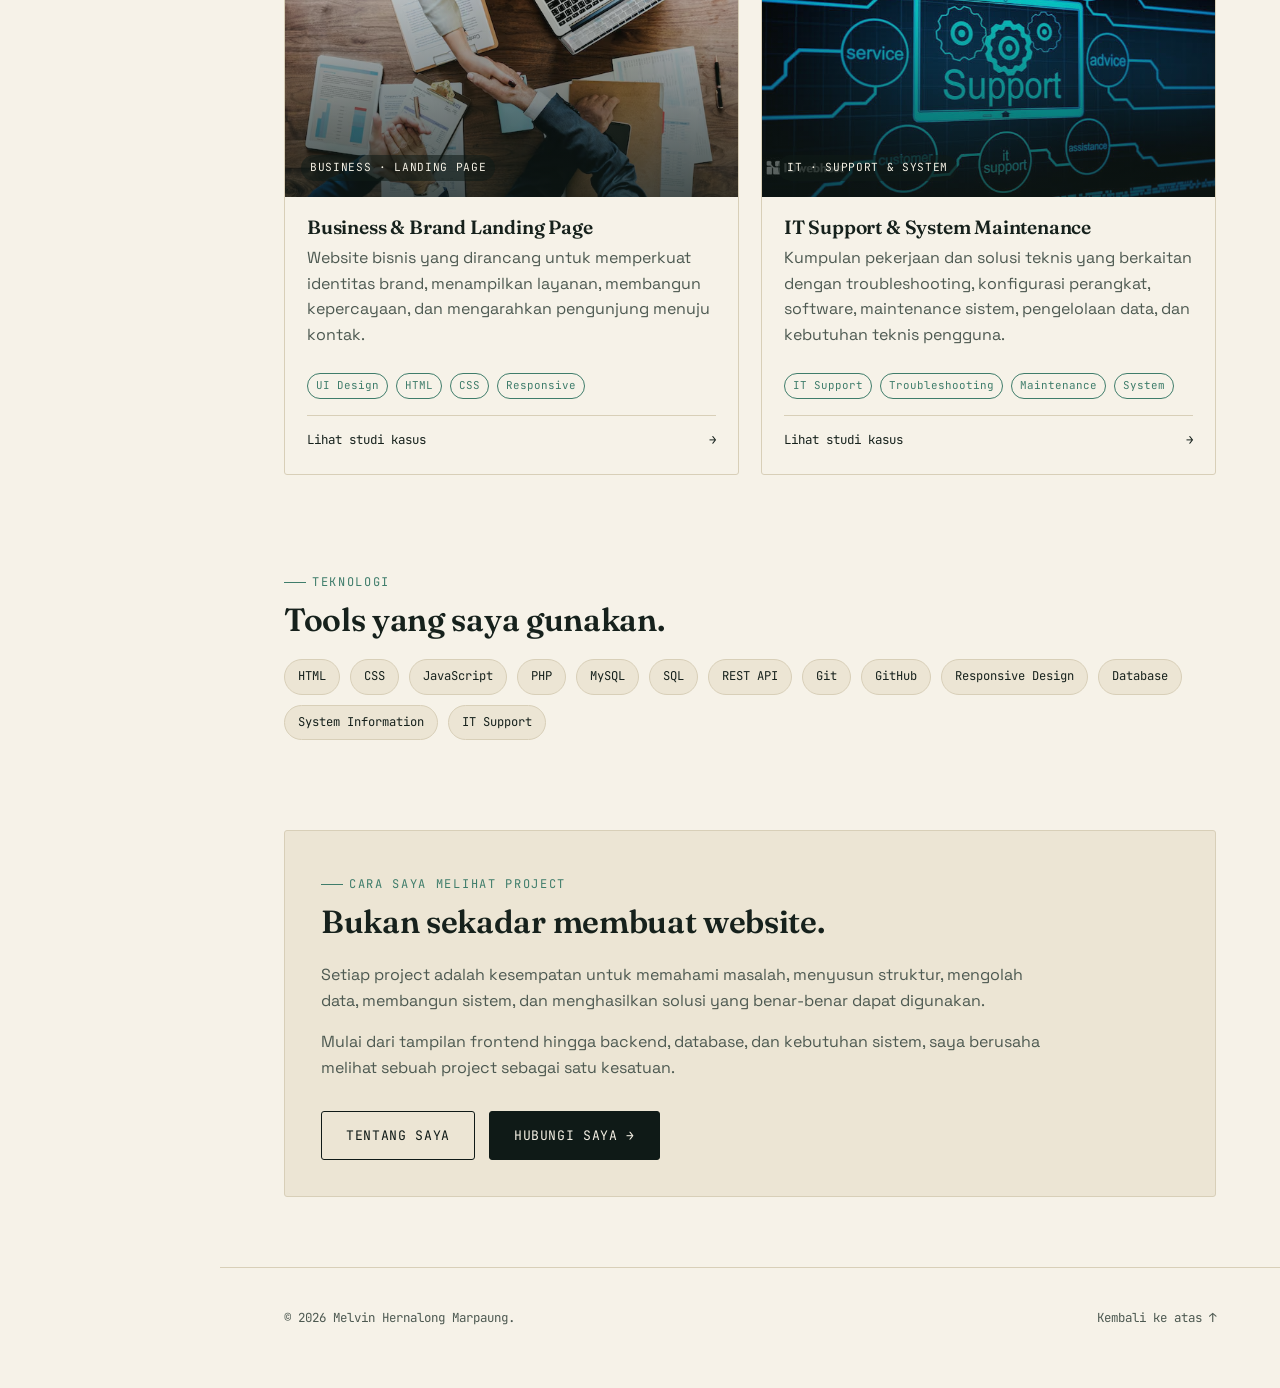
<file: portofolio.html>
<!DOCTYPE html>
<html lang="id">

<head>
    <meta charset="UTF-8">
    <meta name="viewport" content="width=device-width, initial-scale=1.0">

    <title>Portofolio — Melvin Hernalong Marpaung</title>
    <!-- FAVICON -->
    <link rel="shortcut icon" href="images/favicon.ico" type="image/x-icon">
    <link rel="preconnect" href="https://fonts.googleapis.com">
    <link rel="preconnect" href="https://fonts.gstatic.com" crossorigin>

    <link href="https://fonts.googleapis.com/css2?family=Fraunces:ital,opsz,wght@0,9..144,400;0,9..144,600;1,9..144,500&family=Space+Grotesk:wght@400;500;600&family=JetBrains+Mono:wght@400;500&display=swap" rel="stylesheet">

    <link rel="stylesheet" href="css/style.css">
</head>

<body>

    <!-- MOBILE NAVIGATION -->
    <button class="navtoggle" aria-label="Buka menu" aria-expanded="false">
        <span></span>
    </button>


    <div class="app">

        <!-- SIDEBAR -->
        <nav class="tabnav">

            <div class="tabnav__brand">

                <div class="tabnav__brand-mark">
                    Melvin Hernalong Marpaung
                </div>

                <div class="tabnav__brand-role">
                    Developer &amp; IT
                </div>

            </div>


            <ul class="tabnav__list">

                <li>
                    <a class="tabnav__link" href="index.html">
                        Beranda
                        <span class="tabnav__tag">01</span>
                    </a>
                </li>

                <li>
                    <a class="tabnav__link" href="tentang.html">
                        Tentang Saya
                        <span class="tabnav__tag">02</span>
                    </a>
                </li>

                <li>
                    <a class="tabnav__link" href="portofolio.html">
                        Portofolio
                        <span class="tabnav__tag">03</span>
                    </a>
                </li>

                <li>
                    <a class="tabnav__link" href="pendidikan.html">
                        Pendidikan
                        <span class="tabnav__tag">04</span>
                    </a>
                </li>

                <li>
                    <a class="tabnav__link" href="pengalaman.html">
                        Pengalaman
                        <span class="tabnav__tag">05</span>
                    </a>
                </li>

                <li>
                    <a class="tabnav__link" href="blog.html">
                        Blog
                        <span class="tabnav__tag">06</span>
                    </a>
                </li>

                <li>
                    <a class="tabnav__link" href="kontak.html">
                        Kontak
                        <span class="tabnav__tag">07</span>
                    </a>
                </li>

            </ul>


            <div class="tabnav__foot">
                Berbasis di
                <span>Indonesia</span>
            </div>

        </nav>


        <!-- MAIN CONTENT -->
        <main class="content">


            <!-- PAGE HEADER -->
            <div class="page-header">

                <span class="eyebrow">
                    Berkas 03 — Portofolio
                </span>

                <h1>
                    Sistem, website, dan solusi digital.
                </h1>

                <p class="lede">
                    Kumpulan project yang merepresentasikan kemampuan saya dalam membangun website, aplikasi, sistem informasi, database, dan solusi digital.
                </p>

            </div>


            <!-- PORTFOLIO -->
            <section data-reveal>

                <div class="grid grid--2">


                    <!-- ==================================================
                         PROJECT 01
                         ================================================== -->

                    <a class="card" href="#">

                        <div class="card__media">

                            <img src="images/tiket-bus.jpg" alt="Sistem Pemesanan Tiket Bus">

                            <span>
                                Featured · Sistem Informasi
                            </span>

                        </div>


                        <div class="card__body">

                            <h3>
                                Sistem Pemesanan Tiket Bus
                            </h3>

                            <p>
                                Sistem pemesanan tiket bus berbasis web yang memungkinkan pengguna melihat jadwal perjalanan, memilih perjalanan, mengisi data penumpang, dan melakukan proses pemesanan secara terstruktur.
                            </p>

                            <div class="card__tags">
                                <span>PHP</span>
                                <span>MySQL</span>
                                <span>JavaScript</span>
                                <span>CRUD</span>
                            </div>

                            <div class="card__link">
                                <span>
                                    Lihat studi kasus
                                </span>

                                <span>
                                    →
                                </span>
                            </div>

                        </div>

                    </a>



                    <!-- ==================================================
                         PROJECT 02
                         ================================================== -->

                    <a class="card" href="#">

                        <div class="card__media">

                            <img src="images/portfolio.jpg" alt="Personal Portfolio Website">

                            <span>
                                Personal · Web Development
                            </span>

                        </div>


                        <div class="card__body">

                            <h3>
                                Personal Portfolio Website
                            </h3>

                            <p>
                                Website personal branding untuk menampilkan profil, kemampuan, pengalaman, pendidikan, project, tulisan, dan informasi kontak secara profesional.
                            </p>

                            <div class="card__tags">
                                <span>HTML</span>
                                <span>CSS</span>
                                <span>JavaScript</span>
                                <span>Responsive</span>
                            </div>

                            <div class="card__link">
                                <span>
                                    Lihat studi kasus
                                </span>

                                <span>
                                    →
                                </span>
                            </div>

                        </div>

                    </a>



                    <!-- ==================================================
                         PROJECT 03
                         ================================================== -->

                    <a class="card" href="#">

                        <div class="card__media">

                            <img src="images/sistem-data.jpg" alt="Sistem Informasi dan Pengelolaan Data">

                            <span>
                                Internal · Information System
                            </span>

                        </div>


                        <div class="card__body">

                            <h3>
                                Sistem Informasi &amp; Pengelolaan Data
                            </h3>

                            <p>
                                Sistem berbasis web untuk mengelola data secara terstruktur, mulai dari input, pencarian, perubahan, penghapusan, hingga penyajian informasi.
                            </p>

                            <div class="card__tags">
                                <span>PHP</span>
                                <span>MySQL</span>
                                <span>CRUD</span>
                                <span>Database</span>
                            </div>

                            <div class="card__link">
                                <span>
                                    Lihat studi kasus
                                </span>

                                <span>
                                    →
                                </span>
                            </div>

                        </div>

                    </a>



                    <!-- ==================================================
                         PROJECT 04
                         ================================================== -->

                    <a class="card" href="#">

                        <div class="card__media">

                            <img src="images/dashboard.jpg" alt="Dashboard Admin dan Data Management">

                            <span>
                                Dashboard · Data
                            </span>

                        </div>


                        <div class="card__body">

                            <h3>
                                Dashboard Admin &amp; Data Management
                            </h3>

                            <p>
                                Dashboard administrator untuk menampilkan informasi dan membantu pengelolaan data melalui antarmuka yang sederhana, terstruktur, dan mudah digunakan.
                            </p>

                            <div class="card__tags">
                                <span>Dashboard</span>
                                <span>JavaScript</span>
                                <span>PHP</span>
                                <span>Database</span>
                            </div>

                            <div class="card__link">
                                <span>
                                    Lihat studi kasus
                                </span>

                                <span>
                                    →
                                </span>
                            </div>

                        </div>

                    </a>



                    <!-- ==================================================
                         PROJECT 05
                         ================================================== -->

                    <a class="card" href="#">

                        <div class="card__media">

                            <img src="images/business.jpg" alt="Business dan Brand Landing Page">

                            <span>
                                Business · Landing Page
                            </span>

                        </div>


                        <div class="card__body">

                            <h3>
                                Business &amp; Brand Landing Page
                            </h3>

                            <p>
                                Website bisnis yang dirancang untuk memperkuat identitas brand, menampilkan layanan, membangun kepercayaan, dan mengarahkan pengunjung menuju kontak.
                            </p>

                            <div class="card__tags">
                                <span>UI Design</span>
                                <span>HTML</span>
                                <span>CSS</span>
                                <span>Responsive</span>
                            </div>

                            <div class="card__link">
                                <span>
                                    Lihat studi kasus
                                </span>

                                <span>
                                    →
                                </span>
                            </div>

                        </div>

                    </a>



                    <!-- ==================================================
                         PROJECT 06
                         ================================================== -->

                    <a class="card" href="#">

                        <div class="card__media">

                            <img src="images/it-support.jpg" alt="IT Support dan System Maintenance">

                            <span>
                                IT · Support &amp; System
                            </span>

                        </div>


                        <div class="card__body">

                            <h3>
                                IT Support &amp; System Maintenance
                            </h3>

                            <p>
                                Kumpulan pekerjaan dan solusi teknis yang berkaitan dengan troubleshooting, konfigurasi perangkat, software, maintenance sistem, pengelolaan data, dan kebutuhan teknis pengguna.
                            </p>

                            <div class="card__tags">
                                <span>IT Support</span>
                                <span>Troubleshooting</span>
                                <span>Maintenance</span>
                                <span>System</span>
                            </div>

                            <div class="card__link">
                                <span>
                                    Lihat studi kasus
                                </span>

                                <span>
                                    →
                                </span>
                            </div>

                        </div>

                    </a>


                </div>

            </section>



            <!-- TECHNOLOGY -->
            <section data-reveal>

                <span class="eyebrow">
                    Teknologi
                </span>

                <h2 class="section-title">
                    Tools yang saya gunakan.
                </h2>

                <div class="skills">

                    <span>HTML</span>
                    <span>CSS</span>
                    <span>JavaScript</span>
                    <span>PHP</span>
                    <span>MySQL</span>
                    <span>SQL</span>
                    <span>REST API</span>
                    <span>Git</span>
                    <span>GitHub</span>
                    <span>Responsive Design</span>
                    <span>Database</span>
                    <span>System Information</span>
                    <span>IT Support</span>

                </div>

            </section>



            <!-- CLOSING -->
            <section data-reveal>

                <div style="
                        padding:36px;
                        border:1px solid var(--line);
                        background:var(--paper-dim);
                        border-radius:var(--radius);
                    ">

                    <span class="eyebrow">
                        Cara saya melihat project
                    </span>

                    <h2 class="section-title">
                        Bukan sekadar membuat website.
                    </h2>

                    <p style="max-width:720px;">
                        Setiap project adalah kesempatan untuk memahami masalah, menyusun struktur, mengolah data, membangun sistem, dan menghasilkan solusi yang benar-benar dapat digunakan.
                    </p>

                    <p style="max-width:720px;">
                        Mulai dari tampilan frontend hingga backend, database, dan kebutuhan sistem, saya berusaha melihat sebuah project sebagai satu kesatuan.
                    </p>

                    <div class="hero__cta">

                        <a href="tentang.html" class="btn btn--ghost">
                            Tentang Saya
                        </a>

                        <a href="kontak.html" class="btn btn--primary">
                            Hubungi Saya →
                        </a>

                    </div>

                </div>

            </section>



            <!-- FOOTER -->
            <footer class="site-footer">

                <span>
                    © 2026 Melvin Hernalong Marpaung.
                 
                </span>

                <span>
                                 <a href="#">
                Kembali ke atas ↑
            </a>

                </span>

            </footer>


        </main>

    </div>


    <script src="js/script.js"></script>

</body>

</html>
</file>
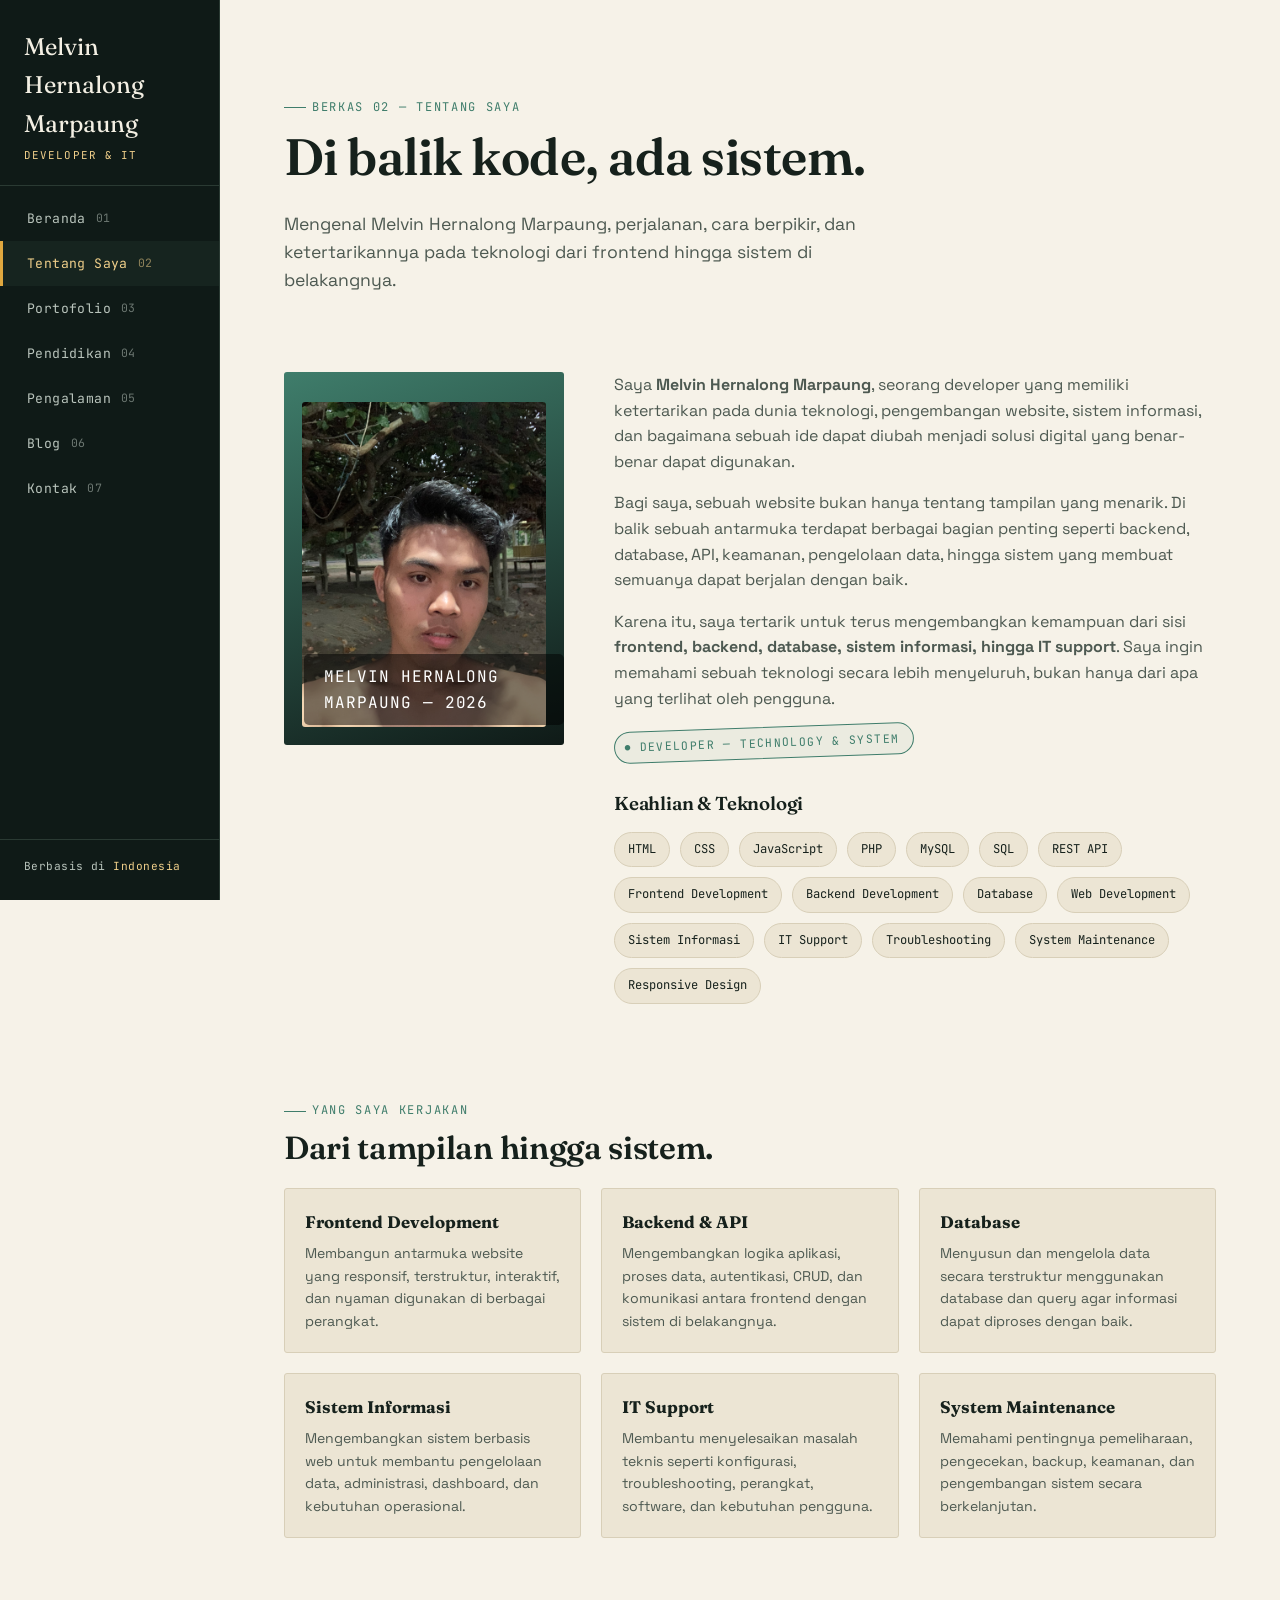
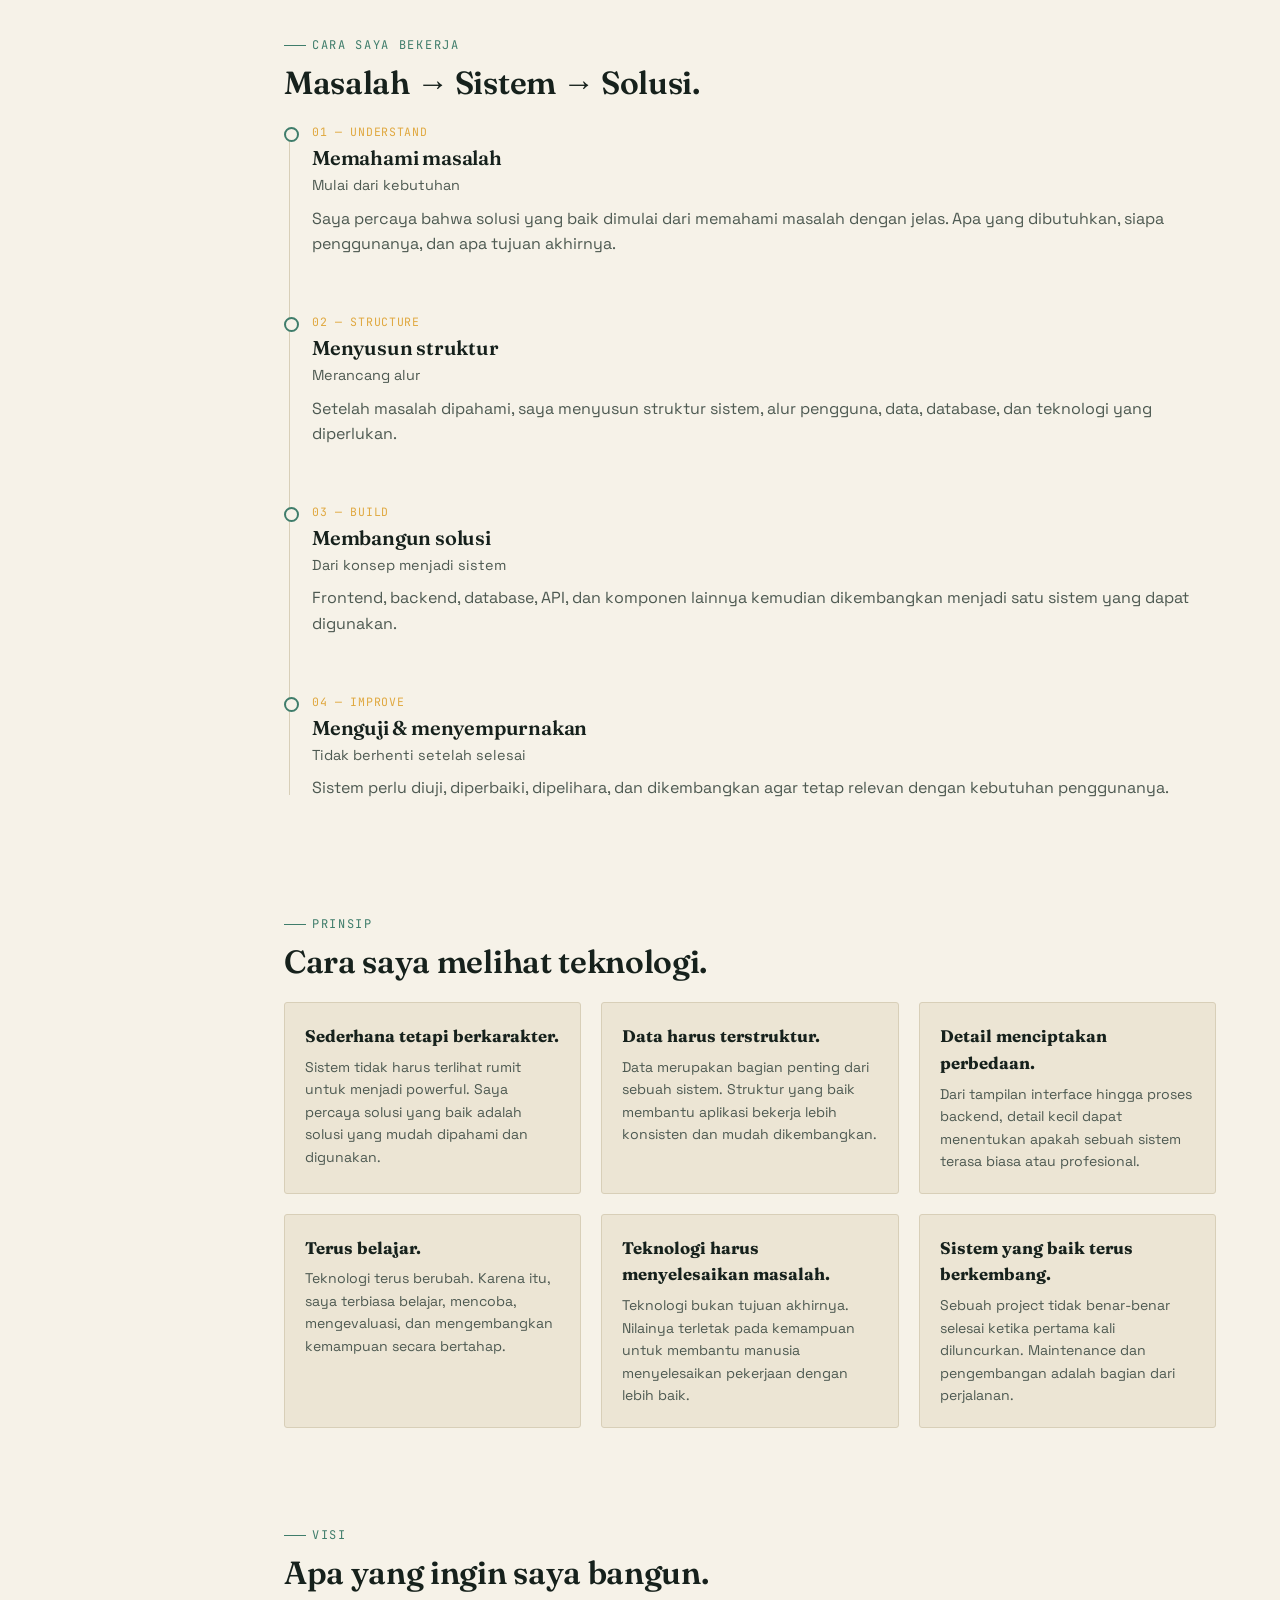
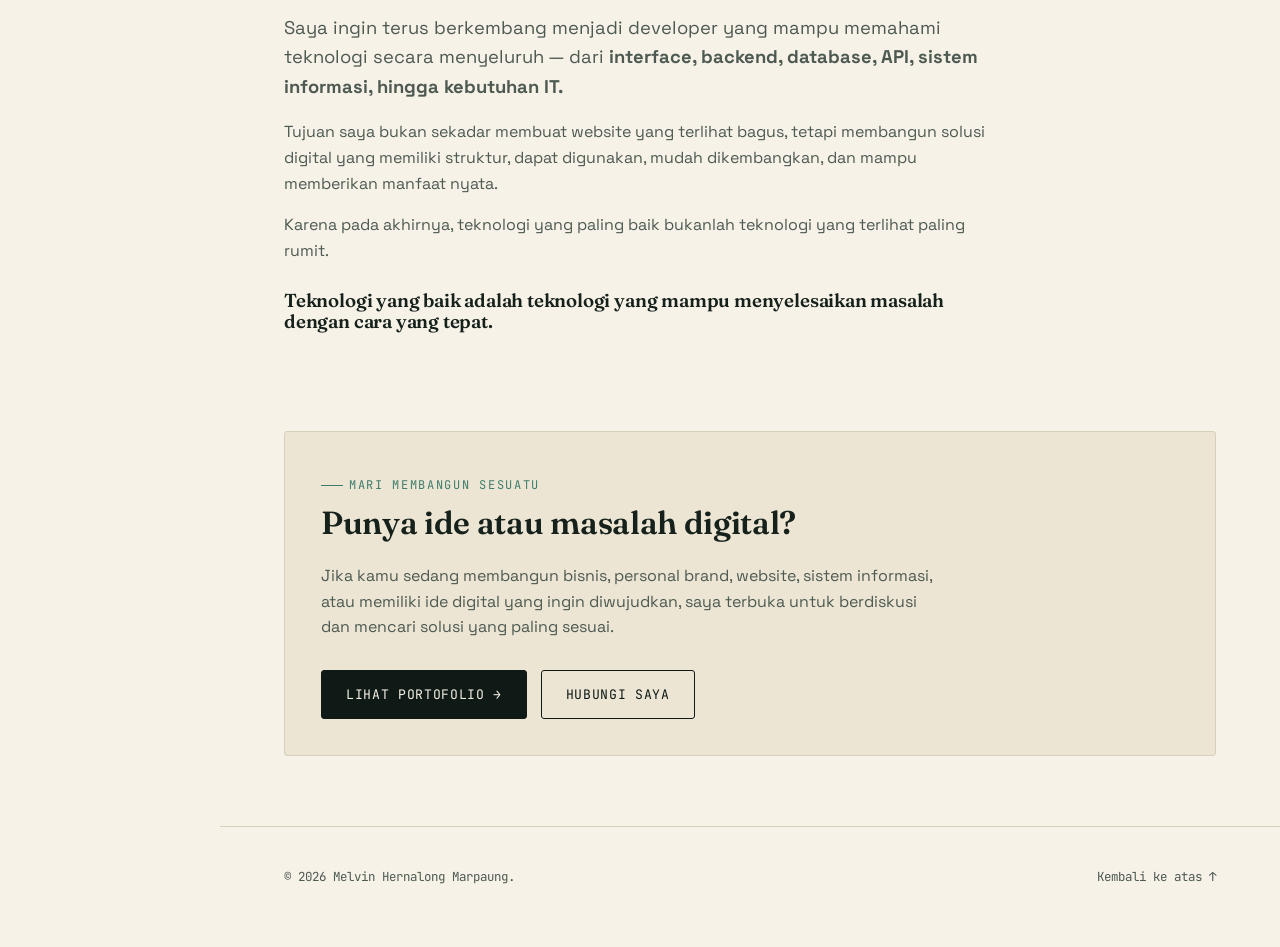
<file: tentang.html>
<!DOCTYPE html>
<html lang="id">

<head>
    <meta charset="UTF-8">
    <meta name="viewport" content="width=device-width, initial-scale=1.0">

    <title>Tentang Saya — Melvin Hernalong Marpaung</title>
    <!-- FAVICON -->
    <link rel="shortcut icon" href="images/favicon.ico" type="image/x-icon">
    <link rel="preconnect" href="https://fonts.googleapis.com">
    <link rel="preconnect" href="https://fonts.gstatic.com" crossorigin>

    <link href="https://fonts.googleapis.com/css2?family=Fraunces:ital,opsz,wght@0,9..144,400;0,9..144,600;1,9..144,500&family=Space+Grotesk:wght@400;500;600&family=JetBrains+Mono:wght@400;500&display=swap" rel="stylesheet">

    <link rel="stylesheet" href="css/style.css">
</head>


<body>

    <!-- MOBILE NAV BUTTON -->
    <button class="navtoggle" aria-label="Buka menu" aria-expanded="false">
        <span></span>
    </button>


    <div class="app">

        <!-- =================================================
             NAVIGATION
             ================================================= -->

        <nav class="tabnav">

            <div class="tabnav__brand">

                <div class="tabnav__brand-mark">
                    Melvin Hernalong Marpaung
                </div>

                <div class="tabnav__brand-role">
                    Developer &amp; IT
                </div>

            </div>


            <ul class="tabnav__list">

                <li>
                    <a class="tabnav__link" href="index.html">
                        Beranda
                        <span class="tabnav__tag">01</span>
                    </a>
                </li>


                <li>
                    <a class="tabnav__link" href="tentang.html">
                        Tentang Saya
                        <span class="tabnav__tag">02</span>
                    </a>
                </li>


                <li>
                    <a class="tabnav__link" href="portofolio.html">
                        Portofolio
                        <span class="tabnav__tag">03</span>
                    </a>
                </li>


                <li>
                    <a class="tabnav__link" href="pendidikan.html">
                        Pendidikan
                        <span class="tabnav__tag">04</span>
                    </a>
                </li>


                <li>
                    <a class="tabnav__link" href="pengalaman.html">
                        Pengalaman
                        <span class="tabnav__tag">05</span>
                    </a>
                </li>


                <li>
                    <a class="tabnav__link" href="blog.html">
                        Blog
                        <span class="tabnav__tag">06</span>
                    </a>
                </li>


                <li>
                    <a class="tabnav__link" href="kontak.html">
                        Kontak
                        <span class="tabnav__tag">07</span>
                    </a>
                </li>

            </ul>


            <div class="tabnav__foot">
                Berbasis di
                <span>Indonesia</span>
            </div>

        </nav>



        <!-- =================================================
             MAIN CONTENT
             ================================================= -->

        <main class="content">


            <!-- =================================================
                 HEADER
                 ================================================= -->

            <div class="page-header">

                <span class="eyebrow">
                    Berkas 02 — Tentang Saya
                </span>

                <h1>
                    Di balik kode, ada sistem.
                </h1>

                <p class="lede">
                    Mengenal Melvin Hernalong Marpaung, perjalanan, cara berpikir, dan ketertarikannya pada teknologi dari frontend hingga sistem di belakangnya.
                </p>

            </div>



            <!-- =================================================
                 PROFILE
                 ================================================= -->

            <section data-reveal>

                <div class="about__layout">


                    <!-- PORTRAIT -->

                    <div class="about__portrait">

                        <!--
        Kalau sudah punya foto,
        kamu bisa mengganti bagian ini
        dengan <img>.
    -->

                        <img src="images/profile.jpeg" alt="Melvin Hernalong Marpaung" style="
            width: 100%; /* Ubah lebar menjadi 100% agar memenuhi kontainer */
            height: auto; /* Biarkan tinggi menyesuaikan agar tidak terdistorsi */
            object-fit: cover;
            border-radius: var(--radius);
        ">

                        <span style="
            position: absolute; /* Tempatkan teks di atas gambar */
            bottom: 20px; /* Jarak dari bawah kontainer */
            left: 20px; /* Jarak dari kiri kontainer */
            color: white; /* Warna teks */
            font-size: 16px; /* Ukuran font */
            background-color: rgba(0, 0, 0, 0.5); /* Latar belakang transparan untuk teks */
            padding: 10px 20px; /* Padding di sekitar teks */
            border-radius: 5px; /* Sudut membulat untuk latar belakang teks */
        ">
        MELVIN HERNALONG MARPAUNG — 2026
    </span>

                    </div>



                    <!-- PROFILE TEXT -->

                    <div>

                        <p>
                            Saya <strong>Melvin Hernalong Marpaung</strong>, seorang developer yang memiliki ketertarikan pada dunia teknologi, pengembangan website, sistem informasi, dan bagaimana sebuah ide dapat diubah menjadi solusi digital yang benar-benar
                            dapat digunakan.
                        </p>


                        <p>
                            Bagi saya, sebuah website bukan hanya tentang tampilan yang menarik. Di balik sebuah antarmuka terdapat berbagai bagian penting seperti backend, database, API, keamanan, pengelolaan data, hingga sistem yang membuat semuanya dapat berjalan dengan baik.
                        </p>


                        <p>
                            Karena itu, saya tertarik untuk terus mengembangkan kemampuan dari sisi
                            <strong>frontend, backend, database,
                            sistem informasi, hingga IT support</strong>. Saya ingin memahami sebuah teknologi secara lebih menyeluruh, bukan hanya dari apa yang terlihat oleh pengguna.
                        </p>


                        <span class="stamp">
                            Developer — Technology &amp; System
                        </span>


                        <!-- SKILLS -->

                        <h3 style="margin-top:34px;">
                            Keahlian &amp; Teknologi
                        </h3>


                        <div class="skills">

                            <span>HTML</span>

                            <span>CSS</span>

                            <span>JavaScript</span>

                            <span>PHP</span>

                            <span>MySQL</span>

                            <span>SQL</span>

                            <span>REST API</span>

                            <span>Frontend Development</span>

                            <span>Backend Development</span>

                            <span>Database</span>

                            <span>Web Development</span>

                            <span>Sistem Informasi</span>

                            <span>IT Support</span>

                            <span>Troubleshooting</span>

                            <span>System Maintenance</span>

                            <span>Responsive Design</span>

                        </div>

                    </div>

                </div>

            </section>



            <!-- =================================================
                 WHAT I DO
                 ================================================= -->

            <section data-reveal>

                <span class="eyebrow">
                    Yang saya kerjakan
                </span>

                <h2 class="section-title">
                    Dari tampilan hingga sistem.
                </h2>


                <div class="values">


                    <div class="v">

                        <b>
                            Frontend Development
                        </b>

                        <p>
                            Membangun antarmuka website yang responsif, terstruktur, interaktif, dan nyaman digunakan di berbagai perangkat.
                        </p>

                    </div>



                    <div class="v">

                        <b>
                            Backend &amp; API
                        </b>

                        <p>
                            Mengembangkan logika aplikasi, proses data, autentikasi, CRUD, dan komunikasi antara frontend dengan sistem di belakangnya.
                        </p>

                    </div>



                    <div class="v">

                        <b>
                            Database
                        </b>

                        <p>
                            Menyusun dan mengelola data secara terstruktur menggunakan database dan query agar informasi dapat diproses dengan baik.
                        </p>

                    </div>



                    <div class="v">

                        <b>
                            Sistem Informasi
                        </b>

                        <p>
                            Mengembangkan sistem berbasis web untuk membantu pengelolaan data, administrasi, dashboard, dan kebutuhan operasional.
                        </p>

                    </div>



                    <div class="v">

                        <b>
                            IT Support
                        </b>

                        <p>
                            Membantu menyelesaikan masalah teknis seperti konfigurasi, troubleshooting, perangkat, software, dan kebutuhan pengguna.
                        </p>

                    </div>



                    <div class="v">

                        <b>
                            System Maintenance
                        </b>

                        <p>
                            Memahami pentingnya pemeliharaan, pengecekan, backup, keamanan, dan pengembangan sistem secara berkelanjutan.
                        </p>

                    </div>

                </div>

            </section>



            <!-- =================================================
                 WORK PROCESS
                 ================================================= -->

            <section data-reveal>

                <span class="eyebrow">
                    Cara saya bekerja
                </span>

                <h2 class="section-title">
                    Masalah → Sistem → Solusi.
                </h2>


                <div class="timeline">


                    <div class="timeline__item">

                        <span class="timeline__period">
                            01 — Understand
                        </span>

                        <h3>
                            Memahami masalah
                        </h3>

                        <span class="timeline__org">
                            Mulai dari kebutuhan
                        </span>

                        <p>
                            Saya percaya bahwa solusi yang baik dimulai dari memahami masalah dengan jelas. Apa yang dibutuhkan, siapa penggunanya, dan apa tujuan akhirnya.
                        </p>

                    </div>



                    <div class="timeline__item">

                        <span class="timeline__period">
                            02 — Structure
                        </span>

                        <h3>
                            Menyusun struktur
                        </h3>

                        <span class="timeline__org">
                            Merancang alur
                        </span>

                        <p>
                            Setelah masalah dipahami, saya menyusun struktur sistem, alur pengguna, data, database, dan teknologi yang diperlukan.
                        </p>

                    </div>



                    <div class="timeline__item">

                        <span class="timeline__period">
                            03 — Build
                        </span>

                        <h3>
                            Membangun solusi
                        </h3>

                        <span class="timeline__org">
                            Dari konsep menjadi sistem
                        </span>

                        <p>
                            Frontend, backend, database, API, dan komponen lainnya kemudian dikembangkan menjadi satu sistem yang dapat digunakan.
                        </p>

                    </div>



                    <div class="timeline__item">

                        <span class="timeline__period">
                            04 — Improve
                        </span>

                        <h3>
                            Menguji &amp; menyempurnakan
                        </h3>

                        <span class="timeline__org">
                            Tidak berhenti setelah selesai
                        </span>

                        <p>
                            Sistem perlu diuji, diperbaiki, dipelihara, dan dikembangkan agar tetap relevan dengan kebutuhan penggunanya.
                        </p>

                    </div>

                </div>

            </section>



            <!-- =================================================
                 PRINCIPLES
                 ================================================= -->

            <section data-reveal>

                <span class="eyebrow">
                    Prinsip
                </span>

                <h2 class="section-title">
                    Cara saya melihat teknologi.
                </h2>


                <div class="values">


                    <div class="v">

                        <b>
                            Sederhana tetapi berkarakter.
                        </b>

                        <p>
                            Sistem tidak harus terlihat rumit untuk menjadi powerful. Saya percaya solusi yang baik adalah solusi yang mudah dipahami dan digunakan.
                        </p>

                    </div>



                    <div class="v">

                        <b>
                            Data harus terstruktur.
                        </b>

                        <p>
                            Data merupakan bagian penting dari sebuah sistem. Struktur yang baik membantu aplikasi bekerja lebih konsisten dan mudah dikembangkan.
                        </p>

                    </div>



                    <div class="v">

                        <b>
                            Detail menciptakan perbedaan.
                        </b>

                        <p>
                            Dari tampilan interface hingga proses backend, detail kecil dapat menentukan apakah sebuah sistem terasa biasa atau profesional.
                        </p>

                    </div>



                    <div class="v">

                        <b>
                            Terus belajar.
                        </b>

                        <p>
                            Teknologi terus berubah. Karena itu, saya terbiasa belajar, mencoba, mengevaluasi, dan mengembangkan kemampuan secara bertahap.
                        </p>

                    </div>



                    <div class="v">

                        <b>
                            Teknologi harus menyelesaikan masalah.
                        </b>

                        <p>
                            Teknologi bukan tujuan akhirnya. Nilainya terletak pada kemampuan untuk membantu manusia menyelesaikan pekerjaan dengan lebih baik.
                        </p>

                    </div>



                    <div class="v">

                        <b>
                            Sistem yang baik terus berkembang.
                        </b>

                        <p>
                            Sebuah project tidak benar-benar selesai ketika pertama kali diluncurkan. Maintenance dan pengembangan adalah bagian dari perjalanan.
                        </p>

                    </div>

                </div>

            </section>



            <!-- =================================================
                 VISION
                 ================================================= -->

            <section data-reveal>

                <span class="eyebrow">
                    Visi
                </span>

                <h2 class="section-title">
                    Apa yang ingin saya bangun.
                </h2>


                <div style="max-width:720px;">

                    <p style="font-size:1.15rem;">

                        Saya ingin terus berkembang menjadi developer yang mampu memahami teknologi secara menyeluruh — dari

                        <strong>
                            interface,
                            backend,
                            database,
                            API,
                            sistem informasi,
                            hingga kebutuhan IT.
                        </strong>

                    </p>


                    <p>

                        Tujuan saya bukan sekadar membuat website yang terlihat bagus, tetapi membangun solusi digital yang memiliki struktur, dapat digunakan, mudah dikembangkan, dan mampu memberikan manfaat nyata.

                    </p>


                    <p>

                        Karena pada akhirnya, teknologi yang paling baik bukanlah teknologi yang terlihat paling rumit.

                    </p>


                    <h3 style="margin-top:28px;">

                        Teknologi yang baik adalah teknologi yang mampu menyelesaikan masalah dengan cara yang tepat.

                    </h3>

                </div>

            </section>



            <!-- =================================================
                 CTA
                 ================================================= -->

            <section data-reveal>

                <div style="
                        padding:36px;
                        border:1px solid var(--line);
                        background:var(--paper-dim);
                        border-radius:var(--radius);
                    ">

                    <span class="eyebrow">
                        Mari membangun sesuatu
                    </span>


                    <h2 class="section-title">
                        Punya ide atau masalah digital?
                    </h2>


                    <p style="max-width:620px;">

                        Jika kamu sedang membangun bisnis, personal brand, website, sistem informasi, atau memiliki ide digital yang ingin diwujudkan, saya terbuka untuk berdiskusi dan mencari solusi yang paling sesuai.

                    </p>


                    <div class="hero__cta">

                        <a href="portofolio.html" class="btn btn--primary">
                            Lihat Portofolio →
                        </a>


                        <a href="kontak.html" class="btn btn--ghost">
                            Hubungi Saya
                        </a>

                    </div>

                </div>

            </section>



            <!-- =================================================
                 FOOTER
                 ================================================= -->

            <footer class="site-footer">

                <span>
                    © 2026 Melvin Hernalong Marpaung.
                   
                </span>

                <span>
                                  <a href="#">
                Kembali ke atas ↑
            </a>

                </span>

            </footer>


        </main>

    </div>



    <!-- JAVASCRIPT -->

    <script src="js/script.js"></script>

</body>

</html>
</file>
<file: css/style.css>
/* =========================================================
   DESIGN TOKENS
   Tema: "Dossier"
   ========================================================= */

:root {
    --ink: #0f1a17;
    --ink-soft: #16241f;
    --paper: #f6f2e8;
    --paper-dim: #ece5d4;
    --gold: #e0a83f;
    --gold-soft: #f0cf8a;
    --jade: #3f7d6b;
    --text-dark: #16211c;
    --text-muted: #4d5951;
    --text-light: #f3efe3;
    --text-light-muted: #b9c4bc;
    --line: #d8cfb8;
    --line-dark: #2a3a33;
    --font-display: "Fraunces", "Georgia", serif;
    --font-body: "Space Grotesk", "Helvetica Neue", sans-serif;
    --font-mono: "JetBrains Mono", ui-monospace, monospace;
    --radius: 3px;
    --nav-w: 220px;
    --nav-w-collapsed: 64px;
    --max-w: 980px;
}


/* =========================================================
   RESET
   ========================================================= */

* {
    box-sizing: border-box;
}

html {
    scroll-behavior: smooth;
}

body {
    margin: 0;
    background: var(--paper);
    color: var(--text-dark);
    font-family: var(--font-body);
    font-size: 16px;
    line-height: 1.6;
    -webkit-font-smoothing: antialiased;
}

img {
    max-width: 100%;
    display: block;
}

a {
    color: inherit;
    text-decoration: none;
}

h1,
h2,
h3,
h4 {
    font-family: var(--font-display);
    font-weight: 600;
    line-height: 1.08;
    margin: 0 0 0.5em;
    letter-spacing: -0.01em;
}

p {
    margin: 0 0 1em;
    color: var(--text-muted);
}


/* =========================================================
   EYEBROW
   ========================================================= */

.eyebrow {
    font-family: var(--font-mono);
    font-size: 0.75rem;
    letter-spacing: 0.14em;
    text-transform: uppercase;
    color: var(--jade);
    display: inline-flex;
    align-items: center;
    gap: 0.5em;
    margin-bottom: 0.9em;
}

.eyebrow::before {
    content: "";
    width: 22px;
    height: 1px;
    background: var(--jade);
    display: inline-block;
}


/* =========================================================
   SELECTION & ACCESSIBILITY
   ========================================================= */

::selection {
    background: var(--gold-soft);
    color: var(--ink);
}

:focus-visible {
    outline: 2px solid var(--jade);
    outline-offset: 3px;
}

@media (prefers-reduced-motion: reduce) {
    *,
    *::before,
    *::after {
        animation-duration: 0.001ms !important;
        animation-iteration-count: 1 !important;
        transition-duration: 0.001ms !important;
        scroll-behavior: auto !important;
    }
}


/* =========================================================
   LAYOUT — SIDEBAR
   ========================================================= */

.app {
    display: flex;
    min-height: 100vh;
}

.tabnav {
    position: fixed;
    top: 0;
    left: 0;
    bottom: 0;
    width: var(--nav-w);
    background: var(--ink);
    color: var(--text-light);
    display: flex;
    flex-direction: column;
    z-index: 100;
    border-right: 1px solid var(--line-dark);
}

.tabnav__brand {
    padding: 28px 24px 20px;
    border-bottom: 1px solid var(--line-dark);
}

.tabnav__brand-mark {
    font-family: var(--font-display);
    font-size: 1.5rem;
    color: var(--text-light);
}

.tabnav__brand-role {
    font-family: var(--font-mono);
    font-size: 0.68rem;
    letter-spacing: 0.1em;
    text-transform: uppercase;
    color: var(--gold-soft);
    margin-top: 4px;
}

.tabnav__list {
    list-style: none;
    margin: 0;
    padding: 10px 0;
    flex: 1;
    overflow-y: auto;
}

.tabnav__link {
    display: flex;
    align-items: center;
    gap: 10px;
    padding: 12px 24px;
    font-family: var(--font-mono);
    font-size: 0.82rem;
    letter-spacing: 0.03em;
    color: var(--text-light-muted);
    border-left: 3px solid transparent;
    transition: color 0.15s ease, border-color 0.15s ease, background 0.15s ease;
    position: relative;
}

.tabnav__link:hover {
    color: var(--text-light);
    background: var(--ink-soft);
}

.tabnav__link.is-active {
    color: var(--gold-soft);
    border-left-color: var(--gold);
    background: var(--ink-soft);
}

.tabnav__tag {
    opacity: 0.55;
    font-size: 0.72rem;
}

.tabnav__foot {
    padding: 18px 24px 24px;
    border-top: 1px solid var(--line-dark);
    font-family: var(--font-mono);
    font-size: 0.7rem;
    color: var(--text-light-muted);
    letter-spacing: 0.04em;
}

.tabnav__foot span {
    color: var(--gold-soft);
}

.navtoggle {
    display: none;
}


/* =========================================================
   CONTENT
   ========================================================= */

.content {
    margin-left: var(--nav-w);
    flex: 1;
    min-width: 0;
}

.page-header {
    padding: 90px 64px 40px;
    max-width: 1100px;
}

.page-header .eyebrow {
    margin-bottom: 1em;
}

.page-header h1 {
    font-size: clamp(2.2rem, 4vw, 3.4rem);
    color: var(--text-dark);
}

.page-header .lede {
    font-size: 1.1rem;
    max-width: 640px;
    color: var(--text-muted);
}

section {
    padding: 20px 64px 70px;
    max-width: 1100px;
}

.section-title {
    font-size: clamp(1.5rem, 2.6vw, 2rem);
    margin-bottom: 0.7em;
}

footer.site-footer {
    padding: 40px 64px 60px;
    border-top: 1px solid var(--line);
    font-family: var(--font-mono);
    font-size: 0.78rem;
    color: var(--text-muted);
    display: flex;
    justify-content: space-between;
    flex-wrap: wrap;
    gap: 12px;
    max-width: 1100px;
}


/* =========================================================
   STAMP
   ========================================================= */

.stamp {
    display: inline-flex;
    align-items: center;
    gap: 8px;
    font-family: var(--font-mono);
    font-size: 0.72rem;
    letter-spacing: 0.12em;
    text-transform: uppercase;
    color: var(--jade);
    border: 1.5px solid var(--jade);
    border-radius: 999px;
    padding: 6px 14px 6px 10px;
    transform: rotate(-2deg);
    background: rgba(63, 125, 107, 0.06);
}

.stamp::before {
    content: "●";
    font-size: 0.55rem;
}

.stamp--gold {
    color: var(--gold);
    border-color: var(--gold);
    background: rgba(224, 168, 63, 0.08);
}


/* =========================================================
   HERO
   ========================================================= */

.hero {
    padding: 88px 64px 60px;
    max-width: 1180px;
    position: relative;
}


/* Layout hero baru */

.hero--with-photo {
    display: grid;
    grid-template-columns: minmax(0, 1fr) 320px;
    column-gap: 50px;
    align-items: center;
}


/* Konten kiri */

.hero__content {
    min-width: 0;
}

.hero__top {
    display: flex;
    justify-content: space-between;
    align-items: flex-start;
    gap: 24px;
    margin-bottom: 30px;
}

.hero h1 {
    font-size: clamp(2.6rem, 5vw, 4.6rem);
    color: var(--text-dark);
    max-width: 850px;
}

.hero h1 em {
    font-style: italic;
    color: var(--jade);
}

.hero__lede {
    font-size: 1.15rem;
    max-width: 560px;
    margin-top: 18px;
}


/* =========================================================
   HERO PHOTO
   ========================================================= */

.hero__photo {
    position: relative;
    display: flex;
    justify-content: center;
    align-items: center;
    min-height: 390px;
}

.hero__photo-frame {
    width: 290px;
    height: 370px;
    overflow: hidden;
    border-radius: var(--radius);
    background: var(--paper-dim);
    border: 1px solid var(--line);
    position: relative;
    box-shadow: 18px 18px 0 var(--jade);
    transition: transform 0.25s ease, box-shadow 0.25s ease;
}

.hero__photo-frame:hover {
    transform: translateY(-5px);
    box-shadow: 22px 22px 0 var(--gold);
}

.hero__photo-frame img {
    width: 100%;
    height: 100%;
    object-fit: cover;
    object-position: center top;
    filter: saturate(0.9);
    transition: transform 0.4s ease, filter 0.4s ease;
}

.hero__photo-frame:hover img {
    transform: scale(1.03);
    filter: saturate(1);
}


/* =========================================================
   PROFILE SOCIAL OVERLAY
   Klik foto → blur → social media muncul
   ========================================================= */

.hero__photo-frame {
    cursor: pointer;
    isolation: isolate;
}


/* Foto */

.hero__photo-frame img {
    transition: transform 0.45s ease, filter 0.45s ease;
}


/* Overlay */


/* =========================================================
   PROFILE SOCIAL OVERLAY — GLASS / BLUR
   ========================================================= */

.hero__photo-frame {
    cursor: pointer;
    isolation: isolate;
}


/* Overlay transparan */

.hero__social-overlay {
    position: absolute;
    inset: 0;
    z-index: 5;
    display: flex;
    flex-direction: column;
    align-items: center;
    justify-content: center;
    padding: 25px;
    /*
   * Tidak hitam pekat.
   * Foto tetap terlihat di belakang.
   */
    background: rgba(15, 26, 23, 0.18);
    opacity: 0;
    visibility: hidden;
    pointer-events: none;
    backdrop-filter: blur(0);
    transition: opacity 0.4s ease, visibility 0.4s ease, backdrop-filter 0.5s ease;
}


/* Overlay aktif */

.hero__photo-frame.is-social-open .hero__social-overlay {
    opacity: 1;
    visibility: visible;
    pointer-events: auto;
    background: rgba(15, 26, 23, 0.12);
    backdrop-filter: blur(8px);
}


/* Foto ketika overlay aktif */

.hero__photo-frame.is-social-open img {
    transform: scale(1.05);
    filter: blur(5px) brightness(0.82) saturate(0.8);
}


/* =========================================================
   TITLE
   ========================================================= */

.hero__social-title {
    margin-bottom: 18px;
    padding: 7px 13px;
    border: 1px solid rgba(255, 255, 255, 0.45);
    border-radius: 999px;
    background: rgba(15, 26, 23, 0.2);
    backdrop-filter: blur(10px);
    font-family: var(--font-mono);
    font-size: 0.62rem;
    letter-spacing: 0.14em;
    text-transform: uppercase;
    color: var(--text-light);
    opacity: 0;
    transform: translateY(12px);
    transition: opacity 0.3s ease 0.08s, transform 0.3s ease 0.08s;
}

.hero__photo-frame.is-social-open .hero__social-title {
    opacity: 1;
    transform: translateY(0);
}


/* =========================================================
   SOCIAL GRID
   ========================================================= */

.hero__socials {
    display: grid;
    grid-template-columns: repeat(3, 1fr);
    gap: 12px;
    width: 100%;
    max-width: 190px;
}


/* =========================================================
   ICON BUTTON
   ========================================================= */

.social-icon {
    width: 52px;
    height: 52px;
    display: flex;
    align-items: center;
    justify-content: center;
    border-radius: 50%;
    /*
   * Glass effect
   */
    background: rgba(246, 242, 232, 0.22);
    border: 1px solid rgba(255, 255, 255, 0.65);
    color: white;
    backdrop-filter: blur(12px);
    box-shadow: 0 8px 25px rgba(15, 26, 23, 0.18), inset 0 1px 0 rgba(255, 255, 255, 0.3);
    opacity: 0;
    transform: translateY(15px) scale(0.65);
    transition: opacity 0.3s ease, transform 0.3s cubic-bezier(.2, .8, .2, 1), background 0.2s ease, box-shadow 0.2s ease;
}


/* SVG */

.social-icon svg {
    width: 22px;
    height: 22px;
    fill: currentColor;
    stroke: none;
    transition: transform 0.2s ease;
}


/* Instagram outline */

.social-icon:nth-child(2) svg {
    fill: none;
    stroke: currentColor;
    stroke-width: 1.7;
}


/* Icon muncul */

.hero__photo-frame.is-social-open .social-icon {
    opacity: 1;
    transform: translateY(0) scale(1);
}


/* Delay */

.hero__photo-frame.is-social-open .social-icon:nth-child(1) {
    transition-delay: .05s;
}

.hero__photo-frame.is-social-open .social-icon:nth-child(2) {
    transition-delay: .10s;
}

.hero__photo-frame.is-social-open .social-icon:nth-child(3) {
    transition-delay: .15s;
}

.hero__photo-frame.is-social-open .social-icon:nth-child(4) {
    transition-delay: .20s;
}

.hero__photo-frame.is-social-open .social-icon:nth-child(5) {
    transition-delay: .25s;
}

.hero__photo-frame.is-social-open .social-icon:nth-child(6) {
    transition-delay: .30s;
}


/* =========================================================
   HOVER ICON
   ========================================================= */

.social-icon:hover {
    transform: translateY(-6px) scale(1.16);
    background: rgba(224, 168, 63, 0.9);
    border-color: rgba(255, 255, 255, 0.9);
    color: var(--ink);
    box-shadow: 0 12px 30px rgba(224, 168, 63, 0.3);
}

.social-icon:hover svg {
    transform: scale(1.08);
}


/* =========================================================
   KLIK ICON
   ========================================================= */

.social-icon:active {
    transform: translateY(-4px) scale(1.28);
}


/* =========================================================
   HINT
   ========================================================= */

.hero__social-hint {
    margin-top: 18px;
    font-family: var(--font-mono);
    font-size: 0.55rem;
    letter-spacing: 0.08em;
    text-transform: uppercase;
    color: rgba(243, 239, 227, 0.85);
    opacity: 0;
    transform: translateY(8px);
    transition: opacity 0.3s ease 0.38s, transform 0.3s ease 0.38s;
}

.hero__photo-frame.is-social-open .hero__social-hint {
    opacity: 1;
    transform: translateY(0);
}


/* =========================================================
   MOBILE
   ========================================================= */

@media (max-width: 760px) {
    .hero__socials {
        max-width: 180px;
        gap: 10px;
    }
    .social-icon {
        width: 48px;
        height: 48px;
    }
    .social-icon svg {
        width: 20px;
        height: 20px;
    }
}


/* Saat aktif */

.hero__photo-frame.is-social-open .hero__social-overlay {
    opacity: 1;
    visibility: visible;
    pointer-events: auto;
    backdrop-filter: blur(3px);
}


/* Foto menjadi blur */

.hero__photo-frame.is-social-open img {
    transform: scale(1.06);
    filter: blur(8px) brightness(0.55);
}


/* =========================================================
   SOCIAL TITLE
   ========================================================= */

.hero__social-title {
    margin-bottom: 18px;
    font-family: var(--font-mono);
    font-size: 0.68rem;
    letter-spacing: 0.14em;
    text-transform: uppercase;
    color: var(--text-light);
    opacity: 0;
    transform: translateY(10px);
    transition: opacity 0.3s ease 0.08s, transform 0.3s ease 0.08s;
}

.hero__photo-frame.is-social-open .hero__social-title {
    opacity: 1;
    transform: translateY(0);
}


/* =========================================================
   SOCIAL ICON GRID
   ========================================================= */

.hero__socials {
    display: grid;
    grid-template-columns: repeat(3, 1fr);
    gap: 12px;
    width: 100%;
    max-width: 190px;
}


/* =========================================================
   SOCIAL ICON
   ========================================================= */

.social-icon {
    width: 52px;
    height: 52px;
    border: 1px solid rgba(243, 239, 227, 0.55);
    border-radius: 50%;
    display: flex;
    align-items: center;
    justify-content: center;
    color: var(--text-light);
    background: rgba(15, 26, 23, 0.55);
    font-family: var(--font-mono);
    font-size: 0.72rem;
    font-weight: 500;
    letter-spacing: 0.02em;
    backdrop-filter: blur(6px);
    opacity: 0;
    transform: translateY(15px) scale(0.8);
    transition: transform 0.25s ease, background 0.2s ease, color 0.2s ease, border-color 0.2s ease, opacity 0.3s ease;
}


/* Icon muncul ketika overlay aktif */

.hero__photo-frame.is-social-open .social-icon {
    opacity: 1;
    transform: translateY(0) scale(1);
}


/* Delay tiap icon */

.hero__photo-frame.is-social-open .social-icon:nth-child(1) {
    transition-delay: 0.08s;
}

.hero__photo-frame.is-social-open .social-icon:nth-child(2) {
    transition-delay: 0.13s;
}

.hero__photo-frame.is-social-open .social-icon:nth-child(3) {
    transition-delay: 0.18s;
}

.hero__photo-frame.is-social-open .social-icon:nth-child(4) {
    transition-delay: 0.23s;
}

.hero__photo-frame.is-social-open .social-icon:nth-child(5) {
    transition-delay: 0.28s;
}

.hero__photo-frame.is-social-open .social-icon:nth-child(6) {
    transition-delay: 0.33s;
}


/* Hover */

.social-icon:hover {
    transform: translateY(-4px) scale(1.08);
    background: var(--gold);
    border-color: var(--gold);
    color: var(--ink);
}


/* =========================================================
   SOCIAL HINT
   ========================================================= */

.hero__social-hint {
    margin-top: 18px;
    font-family: var(--font-mono);
    font-size: 0.58rem;
    letter-spacing: 0.08em;
    text-transform: uppercase;
    color: var(--text-light-muted);
    opacity: 0;
    transform: translateY(8px);
    transition: opacity 0.3s ease 0.4s, transform 0.3s ease 0.4s;
}

.hero__photo-frame.is-social-open .hero__social-hint {
    opacity: 1;
    transform: translateY(0);
}


/* =========================================================
   MOBILE SOCIAL
   ========================================================= */

@media (max-width: 760px) {
    .hero__socials {
        max-width: 180px;
        gap: 10px;
    }
    .social-icon {
        width: 48px;
        height: 48px;
        font-size: 0.68rem;
    }
    .hero__social-title {
        font-size: 0.62rem;
    }
}


/* Label di bawah foto */

.hero__photo-label {
    position: absolute;
    left: 0;
    bottom: 4px;
    transform: translateX(-18px) translateY(50%);
    background: var(--ink);
    color: var(--text-light);
    padding: 12px 18px;
    font-family: var(--font-mono);
    font-size: 0.68rem;
    letter-spacing: 0.08em;
    text-transform: uppercase;
    z-index: 3;
    box-shadow: 5px 5px 0 var(--gold);
}

.hero__photo-label strong {
    display: block;
    color: var(--gold-soft);
    font-family: var(--font-display);
    font-size: 1rem;
    letter-spacing: 0;
    text-transform: none;
    margin-bottom: 2px;
}

.hero__photo-label span {
    color: var(--text-light-muted);
}


/* =========================================================
   HERO BUTTONS
   ========================================================= */

.hero__cta {
    display: flex;
    gap: 14px;
    margin-top: 30px;
    flex-wrap: wrap;
}

.btn {
    font-family: var(--font-mono);
    font-size: 0.82rem;
    letter-spacing: 0.05em;
    text-transform: uppercase;
    padding: 13px 24px;
    border-radius: var(--radius);
    border: 1.5px solid var(--ink);
    transition: transform 0.15s ease, background 0.15s ease, color 0.15s ease;
    display: inline-flex;
    align-items: center;
    gap: 8px;
}

.btn--primary {
    background: var(--ink);
    color: var(--text-light);
}

.btn--primary:hover {
    background: var(--jade);
    border-color: var(--jade);
    transform: translateY(-2px);
}

.btn--ghost {
    background: transparent;
    color: var(--ink);
}

.btn--ghost:hover {
    background: var(--ink);
    color: var(--text-light);
    transform: translateY(-2px);
}


/* =========================================================
   HERO STATS
   ========================================================= */

.hero__grid {
    margin-top: 70px;
    grid-column: 1 / -1;
    display: grid;
    grid-template-columns: repeat(3, 1fr);
    gap: 1px;
    background: var(--line);
    border: 1px solid var(--line);
}

.hero__stat {
    background: var(--paper);
    padding: 26px 24px;
}

.hero__stat b {
    display: block;
    font-family: var(--font-display);
    font-size: 2.1rem;
    color: var(--text-dark);
}

.hero__stat span {
    font-family: var(--font-mono);
    font-size: 0.72rem;
    letter-spacing: 0.06em;
    text-transform: uppercase;
    color: var(--text-muted);
}


/* =========================================================
   CARDS
   ========================================================= */

.grid {
    display: grid;
    gap: 22px;
}

.grid--2 {
    grid-template-columns: repeat(2, 1fr);
}

.grid--3 {
    grid-template-columns: repeat(3, 1fr);
}

.card {
    background: var(--paper);
    border: 1px solid var(--line);
    border-radius: var(--radius);
    overflow: hidden;
    display: flex;
    flex-direction: column;
    transition: transform 0.18s ease, box-shadow 0.18s ease, border-color 0.18s ease;
}

.card:hover {
    transform: translateY(-4px);
    box-shadow: 0 14px 28px -18px rgba(15, 26, 23, 0.35);
    border-color: var(--jade);
}

.card__media {
    aspect-ratio: 16 / 10;
    background: linear-gradient( 135deg, var(--ink) 0%, var(--jade) 100%);
    position: relative;
    display: flex;
    align-items: flex-end;
    padding: 16px;
}

.card__media span {
    font-family: var(--font-mono);
    font-size: 0.7rem;
    color: var(--text-light);
    letter-spacing: 0.06em;
    text-transform: uppercase;
    background: rgba(15, 26, 23, 0.55);
    padding: 4px 9px;
    border-radius: 999px;
}

.card__body {
    padding: 20px 22px 24px;
    flex: 1;
    display: flex;
    flex-direction: column;
}

.card__body h3 {
    font-size: 1.2rem;
    margin-bottom: 0.4em;
}

.card__tags {
    display: flex;
    gap: 8px;
    flex-wrap: wrap;
    margin: 10px 0 0;
}

.card__tags span {
    font-family: var(--font-mono);
    font-size: 0.68rem;
    color: var(--jade);
    border: 1px solid var(--jade);
    padding: 3px 8px;
    border-radius: 999px;
}

.card__link {
    margin-top: 16px;
    font-family: var(--font-mono);
    font-size: 0.78rem;
    color: var(--text-dark);
    border-top: 1px solid var(--line);
    padding-top: 14px;
    display: flex;
    align-items: center;
    justify-content: space-between;
}


/* =========================================================
   BLOG CARD
   ========================================================= */

.blog-card {
    overflow: hidden;
    position: relative;
}


/* ---------------------------------------------------------
   BLOG IMAGE
   --------------------------------------------------------- */

.blog-card__media {
    position: relative;
    height: 260px;
    overflow: hidden;
    background: var(--paper-dim);
}

.blog-card__media img {
    width: 100%;
    height: 100%;
    display: block;
    object-fit: cover;
    transition: transform 0.6s ease, filter 0.6s ease;
}


/* ---------------------------------------------------------
   IMAGE HOVER
   --------------------------------------------------------- */

.blog-card:hover .blog-card__media img {
    transform: scale(1.06);
    filter: brightness(0.72);
}


/* ---------------------------------------------------------
   LABEL GAMBAR
   --------------------------------------------------------- */

.blog-card__media>span {
    position: absolute;
    left: 18px;
    bottom: 18px;
    z-index: 3;
}


/* ---------------------------------------------------------
   OVERLAY
   --------------------------------------------------------- */

.blog-card__overlay {
    position: absolute;
    inset: 0;
    z-index: 2;
    display: flex;
    align-items: center;
    justify-content: center;
    opacity: 0;
    background: rgba(20, 20, 20, 0.08);
    backdrop-filter: blur(4px);
    transition: opacity 0.35s ease;
}

.blog-card:hover .blog-card__overlay {
    opacity: 1;
}


/* ---------------------------------------------------------
   TOMBOL BUKA ARTIKEL
   --------------------------------------------------------- */

.blog-card__open {
    width: 58px;
    height: 58px;
    display: flex;
    align-items: center;
    justify-content: center;
    border: 1px solid rgba(255, 255, 255, 0.8);
    border-radius: 50%;
    color: #fff;
    background: rgba(255, 255, 255, 0.12);
    font-size: 24px;
    transform: translateY(12px);
    transition: transform 0.35s ease, background 0.35s ease;
}

.blog-card:hover .blog-card__open {
    transform: translateY(0);
    background: rgba(255, 255, 255, 0.2);
}


/* ---------------------------------------------------------
   NOMOR ARTIKEL
   --------------------------------------------------------- */

.blog-card__number {
    display: block;
    margin-bottom: 10px;
    font-family: var(--font-mono);
    font-size: 11px;
    letter-spacing: 0.08em;
    text-transform: uppercase;
    opacity: 0.55;
}


/* ---------------------------------------------------------
   BODY CARD
   --------------------------------------------------------- */

.blog-card .card__body {
    transition: transform 0.35s ease;
}

.blog-card:hover .card__body {
    transform: translateY(-3px);
}


/* ---------------------------------------------------------
   LINK ARTIKEL
   --------------------------------------------------------- */

.blog-card .card__link {
    margin-top: 22px;
}


/* ---------------------------------------------------------
   MOBILE BLOG CARD
   --------------------------------------------------------- */

@media (max-width: 700px) {
    .blog-card__media {
        height: 220px;
    }
    .blog-card__open {
        width: 50px;
        height: 50px;
        font-size: 21px;
    }
}


/* =========================================================
   TIMELINE
   ========================================================= */

.timeline {
    position: relative;
    padding-left: 28px;
}

.timeline::before {
    content: "";
    position: absolute;
    left: 5px;
    top: 6px;
    bottom: 6px;
    width: 1px;
    background: var(--line);
}

.timeline__item {
    position: relative;
    padding-bottom: 40px;
}

.timeline__item:last-child {
    padding-bottom: 0;
}

.timeline__item::before {
    content: "";
    position: absolute;
    left: -28px;
    top: 4px;
    width: 11px;
    height: 11px;
    border-radius: 50%;
    background: var(--paper);
    border: 2px solid var(--jade);
}

.timeline__period {
    font-family: var(--font-mono);
    font-size: 0.72rem;
    letter-spacing: 0.06em;
    text-transform: uppercase;
    color: var(--gold);
    margin-bottom: 6px;
    display: block;
}

.timeline__item h3 {
    font-size: 1.25rem;
    margin-bottom: 0.25em;
}

.timeline__org {
    color: var(--text-muted);
    font-size: 0.9rem;
    margin-bottom: 0.6em;
    display: block;
}


/* =========================================================
   ABOUT
   ========================================================= */

.about__layout {
    display: grid;
    grid-template-columns: 280px 1fr;
    gap: 50px;
    align-items: start;
}

.about__portrait {
    aspect-ratio: 3 / 4;
    background: linear-gradient( 160deg, var(--jade), var(--ink));
    border-radius: var(--radius);
    position: relative;
    display: flex;
    align-items: flex-end;
    padding: 18px;
}

.about__portrait span {
    font-family: var(--font-mono);
    color: var(--text-light);
    font-size: 0.7rem;
    letter-spacing: 0.06em;
}

.skills {
    display: flex;
    flex-wrap: wrap;
    gap: 10px;
    margin-top: 18px;
}

.skills span {
    font-family: var(--font-mono);
    font-size: 0.76rem;
    padding: 7px 13px;
    border: 1px solid var(--line);
    border-radius: 999px;
    background: var(--paper-dim);
    color: var(--text-dark);
}

.values {
    display: grid;
    grid-template-columns: repeat(3, 1fr);
    gap: 20px;
    margin-top: 10px;
}

.values .v {
    padding: 20px;
    border: 1px solid var(--line);
    border-radius: var(--radius);
    background: var(--paper-dim);
}

.values .v b {
    display: block;
    font-family: var(--font-display);
    font-size: 1.05rem;
    margin-bottom: 6px;
}

.values .v p {
    margin: 0;
    font-size: 0.88rem;
}


/* =========================================================
   KONTAK
   ========================================================= */

.contact__layout {
    display: grid;
    grid-template-columns: 1fr 1fr;
    gap: 56px;
}

.field {
    margin-bottom: 20px;
}

.field label {
    display: block;
    font-family: var(--font-mono);
    font-size: 0.72rem;
    letter-spacing: 0.06em;
    text-transform: uppercase;
    color: var(--text-muted);
    margin-bottom: 8px;
}

.field input,
.field textarea {
    width: 100%;
    border: 1px solid var(--line);
    background: var(--paper-dim);
    padding: 13px 14px;
    font-family: var(--font-body);
    font-size: 0.95rem;
    border-radius: var(--radius);
    color: var(--text-dark);
    resize: vertical;
}

.field input:focus,
.field textarea:focus {
    outline: none;
    border-color: var(--jade);
    background: var(--paper);
}

.form-msg {
    margin-top: 16px;
    font-family: var(--font-mono);
    font-size: 0.82rem;
    color: var(--jade);
    display: none;
}

.form-msg.is-visible {
    display: block;
}

.contact-info__item {
    display: flex;
    justify-content: space-between;
    padding: 16px 0;
    border-bottom: 1px solid var(--line);
    font-size: 0.95rem;
}

.contact-info__item span:first-child {
    font-family: var(--font-mono);
    font-size: 0.72rem;
    text-transform: uppercase;
    letter-spacing: 0.06em;
    color: var(--text-muted);
}

.socials {
    display: flex;
    gap: 12px;
    margin-top: 24px;
    flex-wrap: wrap;
}

.socials a {
    font-family: var(--font-mono);
    font-size: 0.78rem;
    border: 1px solid var(--ink);
    padding: 9px 16px;
    border-radius: 999px;
    transition: background 0.15s ease, color 0.15s ease;
}

.socials a:hover {
    background: var(--ink);
    color: var(--text-light);
}


/* =========================================================
   REVEAL
   ========================================================= */

[data-reveal] {
    opacity: 0;
    transform: translateY(16px);
    transition: opacity 0.6s ease, transform 0.6s ease;
}

[data-reveal].is-visible {
    opacity: 1;
    transform: translateY(0);
}


/* =========================================================
   MOBILE NAVIGATION
   ========================================================= */

.navtoggle {
    position: fixed;
    top: 16px;
    right: 16px;
    z-index: 200;
    width: 46px;
    height: 46px;
    background: var(--ink);
    border: none;
    border-radius: 50%;
    display: none;
    align-items: center;
    justify-content: center;
    cursor: pointer;
}

.navtoggle span,
.navtoggle::before,
.navtoggle::after {
    content: "";
    display: block;
    width: 18px;
    height: 1.5px;
    background: var(--text-light);
    position: absolute;
    transition: transform 0.2s ease, opacity 0.2s ease;
}

.navtoggle::before {
    transform: translateY(-6px);
}

.navtoggle::after {
    transform: translateY(6px);
}

.navtoggle.is-open::before {
    transform: rotate(45deg);
}

.navtoggle.is-open::after {
    transform: rotate(-45deg);
}

.navtoggle.is-open span {
    opacity: 0;
}


/* =========================================================
   TABLET
   ========================================================= */

@media (max-width: 980px) {
    .about__layout {
        grid-template-columns: 1fr;
    }
    .about__portrait {
        max-width: 260px;
    }
    .contact__layout {
        grid-template-columns: 1fr;
        gap: 30px;
    }
    .values {
        grid-template-columns: 1fr 1fr;
    }
    .grid--3 {
        grid-template-columns: 1fr 1fr;
    }
    /* Hero tablet */
    .hero--with-photo {
        grid-template-columns: minmax(0, 1fr) 260px;
        gap: 35px;
    }
    .hero__photo-frame {
        width: 235px;
        height: 315px;
    }
    .hero h1 {
        font-size: clamp( 2.5rem, 5vw, 4rem);
    }
}


/* =========================================================
   MOBILE
   ========================================================= */

@media (max-width: 760px) {
    .navtoggle {
        display: flex;
    }
    .tabnav {
        width: min(78vw, 300px);
        transform: translateX(-100%);
        transition: transform 0.25s ease;
        box-shadow: 20px 0 40px rgba(0, 0, 0, 0.25);
    }
    .tabnav.is-open {
        transform: translateX(0);
    }
    .content {
        margin-left: 0;
    }
    .page-header,
    section,
    footer.site-footer {
        padding-left: 24px;
        padding-right: 24px;
    }
    .hero {
        padding-left: 24px;
        padding-right: 24px;
        padding-top: 70px;
    }
    /* Hero mobile */
    .hero--with-photo {
        display: grid;
        grid-template-columns: 1fr;
        gap: 45px;
    }
    .hero__photo {
        order: -1;
        min-height: auto;
        padding-top: 20px;
        padding-bottom: 25px;
    }
    .hero__photo-frame {
        width: 230px;
        height: 300px;
        box-shadow: 14px 14px 0 var(--jade);
    }
    .hero__photo-label {
        left: calc(50% - 115px);
        transform: translateX(-18px) translateY(50%);
    }
    .hero__top {
        flex-direction: column;
        gap: 12px;
    }
    .hero h1 {
        font-size: clamp( 2.5rem, 11vw, 3.8rem);
    }
    .hero__lede {
        font-size: 1rem;
    }
    .hero__grid {
        grid-template-columns: 1fr;
        margin-top: 55px;
    }
    .grid--2,
    .grid--3 {
        grid-template-columns: 1fr;
    }
    .values {
        grid-template-columns: 1fr;
    }
    .about__layout {
        gap: 30px;
    }
    footer.site-footer {
        flex-direction: column;
    }
}


/* =========================================================
   PORTFOLIO IMAGE
   Gambar pada kartu portofolio
   ========================================================= */

.card__media {
    aspect-ratio: 16 / 10;
    position: relative;
    overflow: hidden;
    background: var(--ink);
    display: flex;
    align-items: flex-end;
    padding: 16px;
}

.card__media img {
    position: absolute;
    inset: 0;
    width: 100%;
    height: 100%;
    object-fit: cover;
    transition: transform 0.4s ease;
}

.card:hover .card__media img {
    transform: scale(1.05);
}

.card__media::after {
    content: "";
    position: absolute;
    inset: 0;
    background: linear-gradient( to top, rgba(15, 26, 23, 0.75), rgba(15, 26, 23, 0.05));
}

.card__media span {
    position: relative;
    z-index: 2;
}


/* =========================================================
   MOBILE HERO
   Urutan:
   1. Berkas
   2. Status
   3. Foto
   4. Judul
   5. Deskripsi
   6. CTA
   ========================================================= */

@media (max-width: 768px) {
    .hero.hero--with-photo {
        display: flex;
        flex-direction: column;
        width: 100%;
    }
    /*
     * Kita "membuka" hero__content agar anak-anaknya
     * bisa diatur satu per satu.
     */
    .hero__content {
        display: contents;
    }
    /* -----------------------------------------
       01. BERKAS + STATUS
       ----------------------------------------- */
    .hero__top {
        order: 1;
        display: flex;
        align-items: center;
        justify-content: space-between;
        width: 100%;
        gap: 16px;
        margin-bottom: 28px;
    }
    /* -----------------------------------------
       02. FOTO
       ----------------------------------------- */
    .hero__photo {
        order: 2;
        width: 100%;
        margin-top: 0;
        margin-bottom: 38px;
    }
    /* -----------------------------------------
       03. JUDUL
       ----------------------------------------- */
    .hero.hero--with-photo>.hero__content h1,
    .hero__content h1 {
        order: 3;
        margin-top: 0;
        margin-bottom: 24px;
    }
    /* -----------------------------------------
       04. DESKRIPSI
       ----------------------------------------- */
    .hero.hero--with-photo>.hero__content .hero__lede,
    .hero__content .hero__lede {
        order: 4;
        width: 100%;
    }
    /* -----------------------------------------
       05. CTA
       ----------------------------------------- */
    .hero__cta {
        order: 5;
        margin-top: 10px;
        margin-bottom: 20px;
    }
}


/* =========================================================
   MOBILE KECIL
   ========================================================= */

@media (max-width: 520px) {
    .hero__top {
        flex-direction: column;
        align-items: flex-start;
        justify-content: flex-start;
        gap: 14px;
        margin-bottom: 28px;
    }
    .hero__top .stamp {
        align-self: flex-start;
    }
    .hero__photo {
        margin-bottom: 32px;
    }
}
</file>
